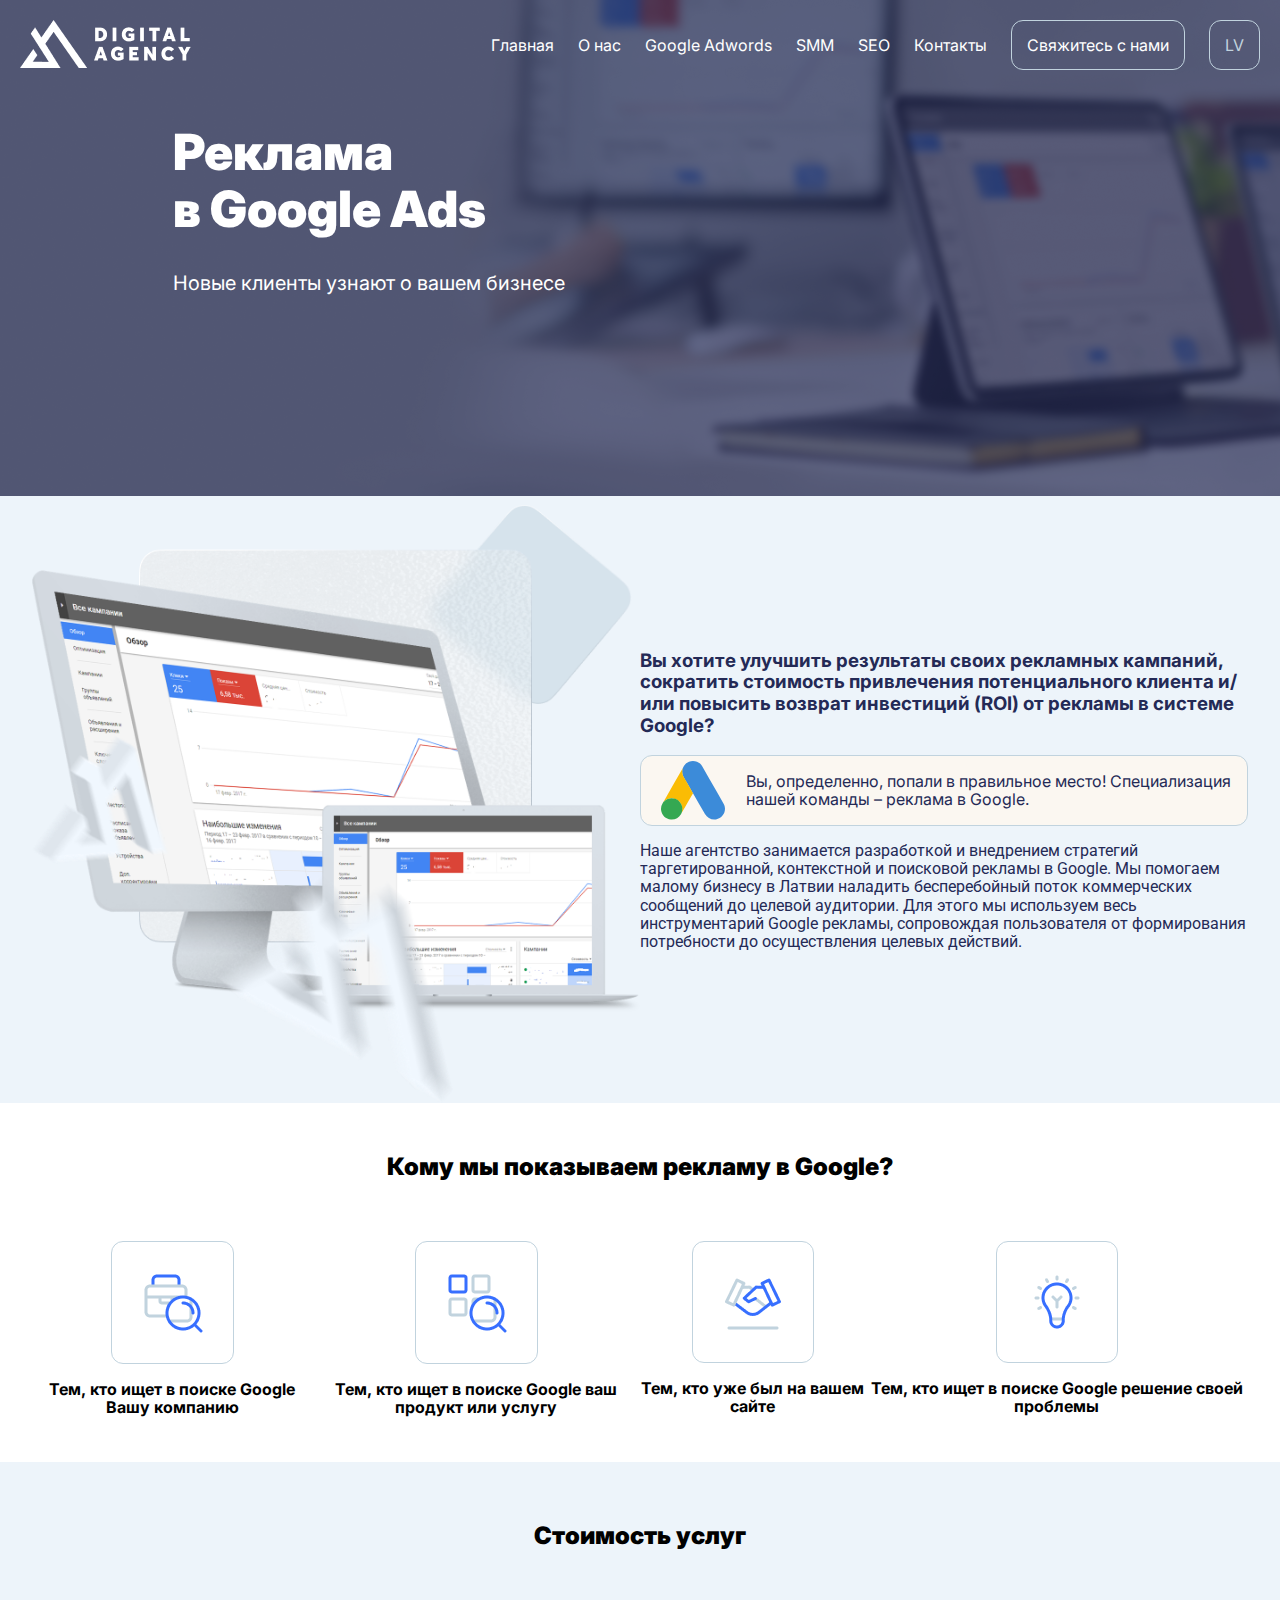
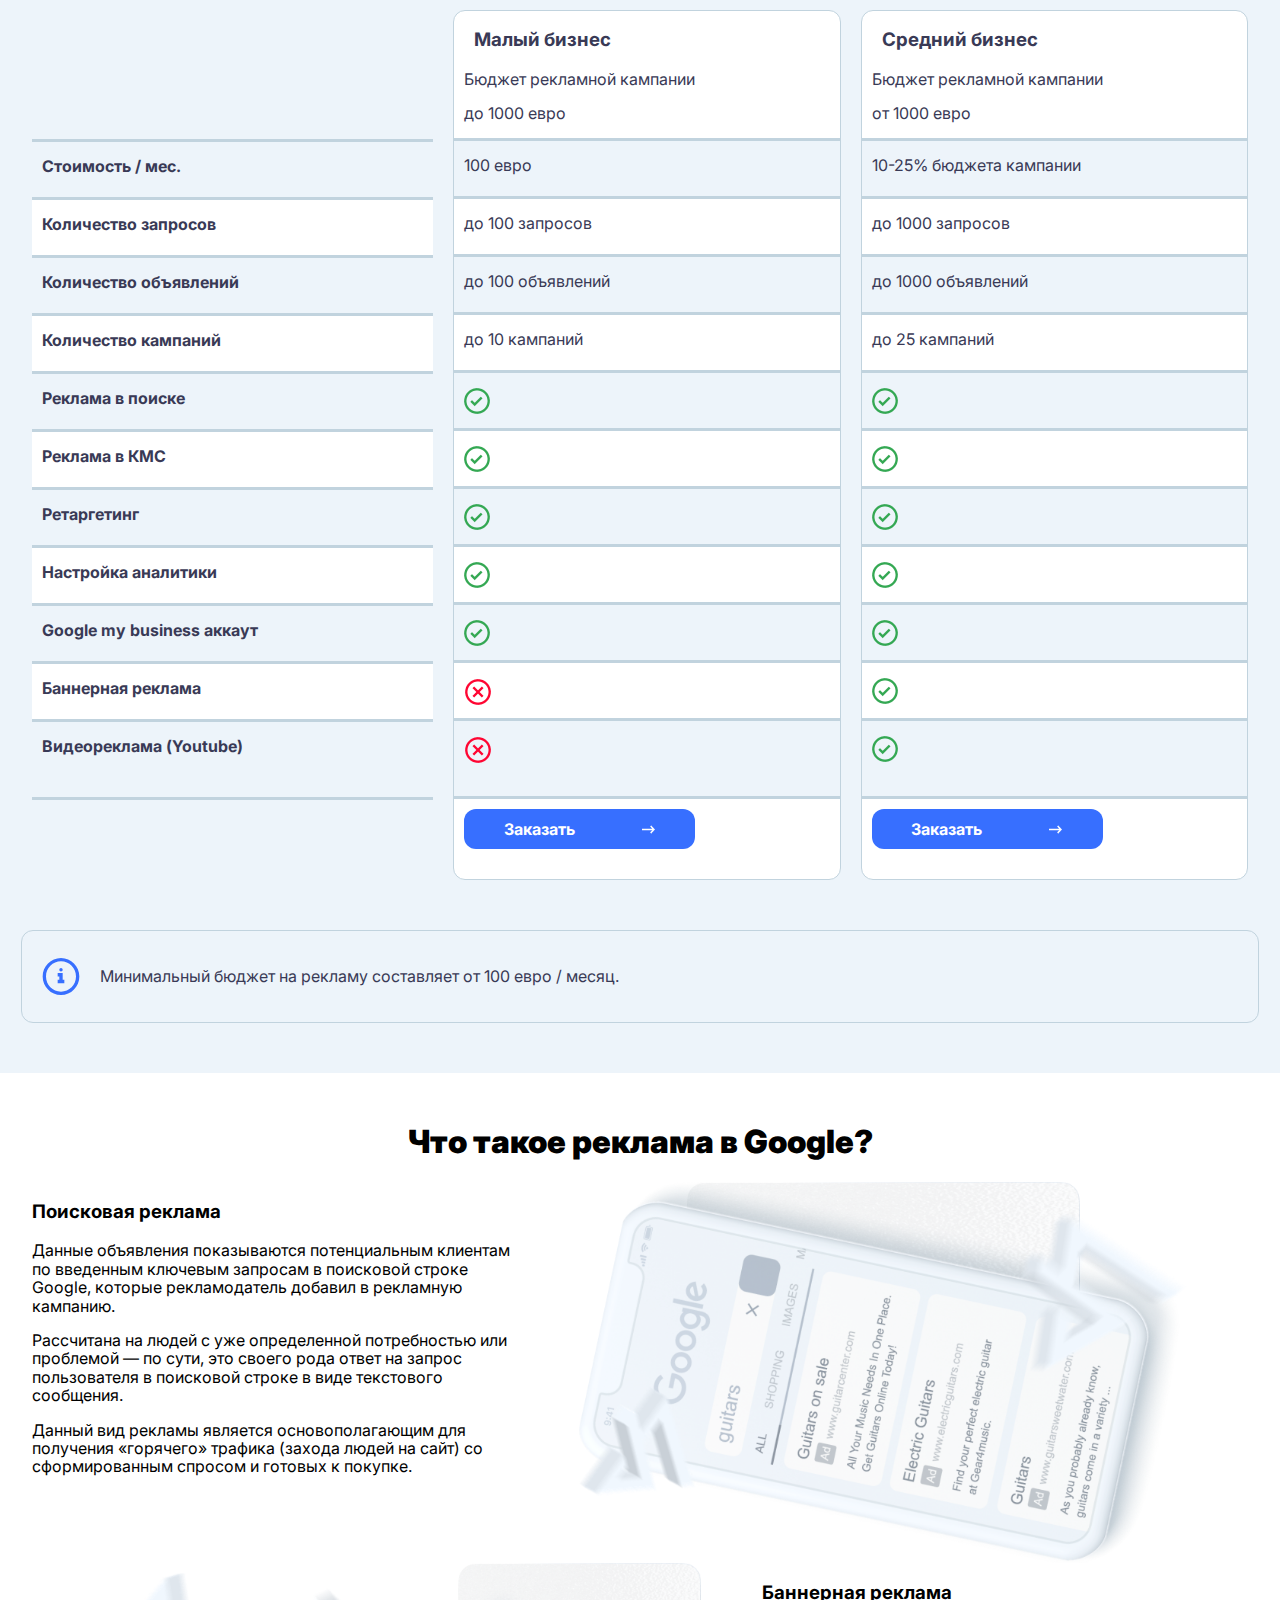
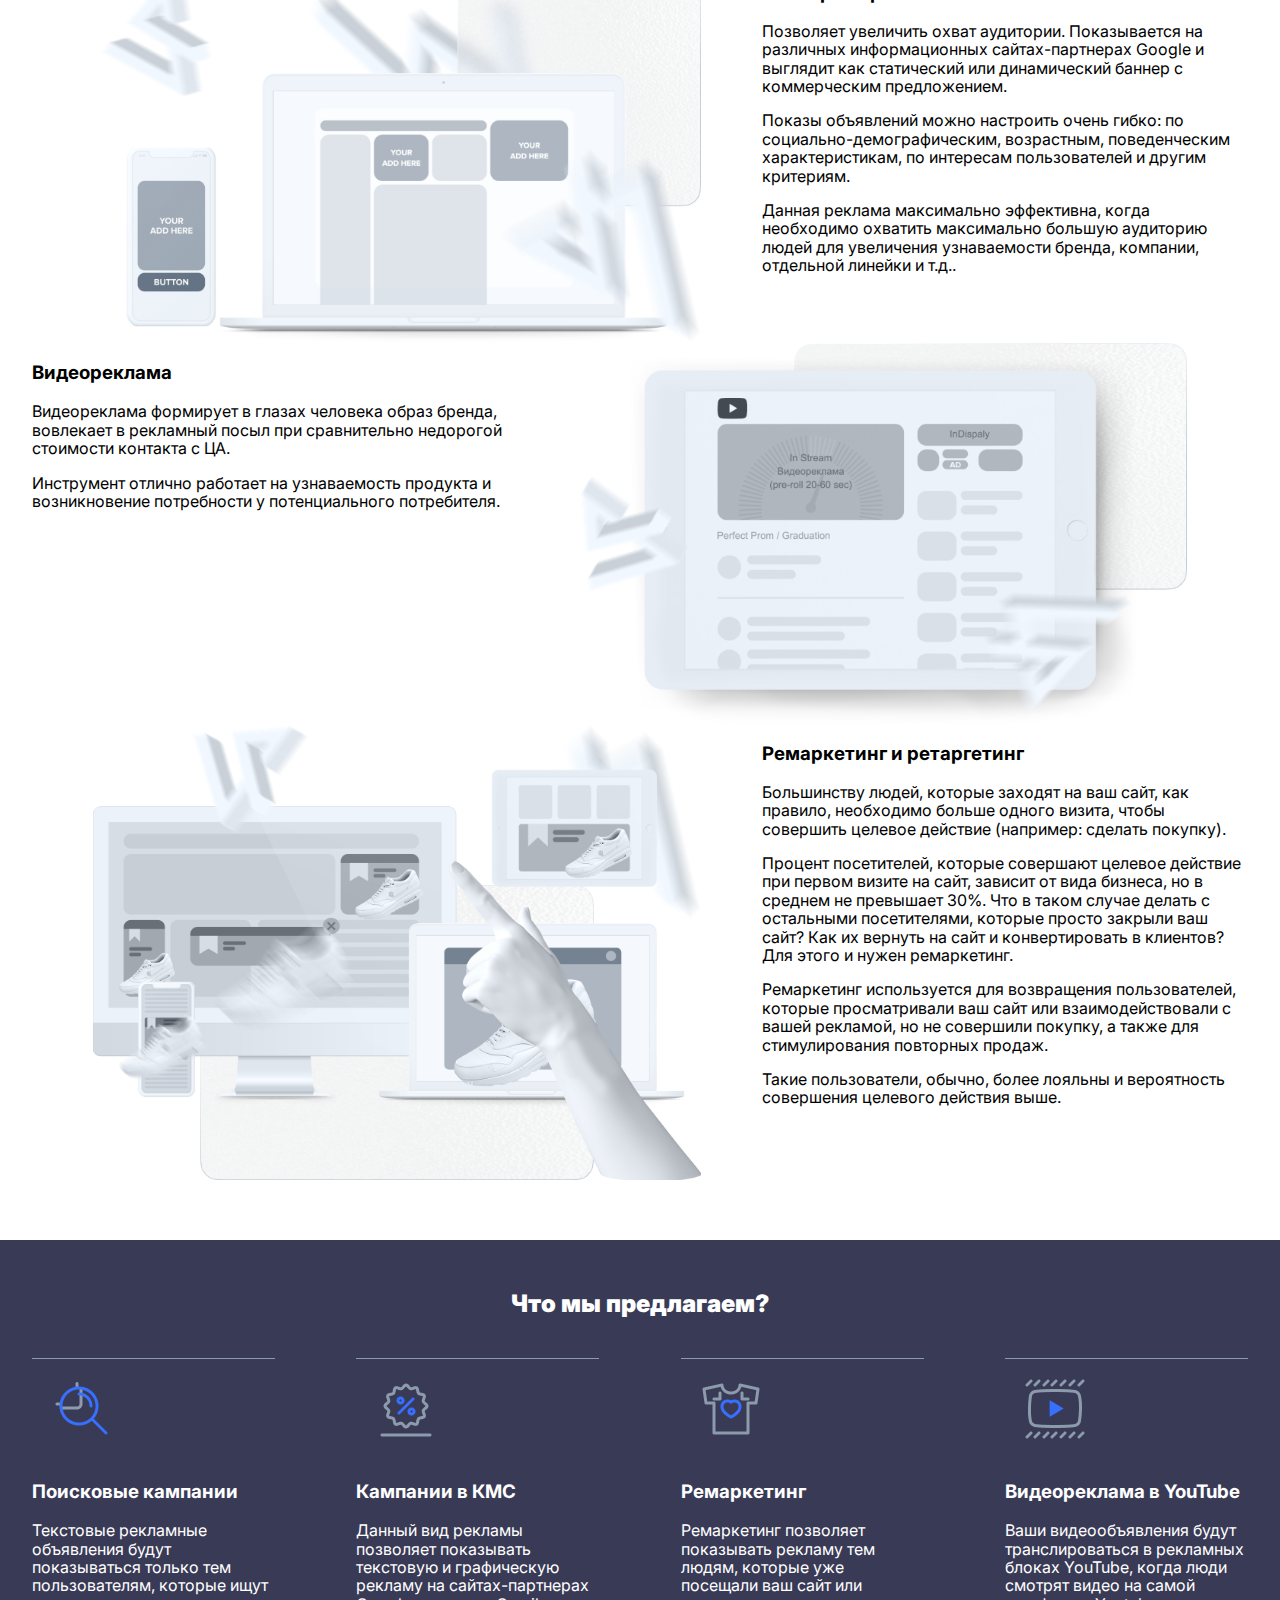
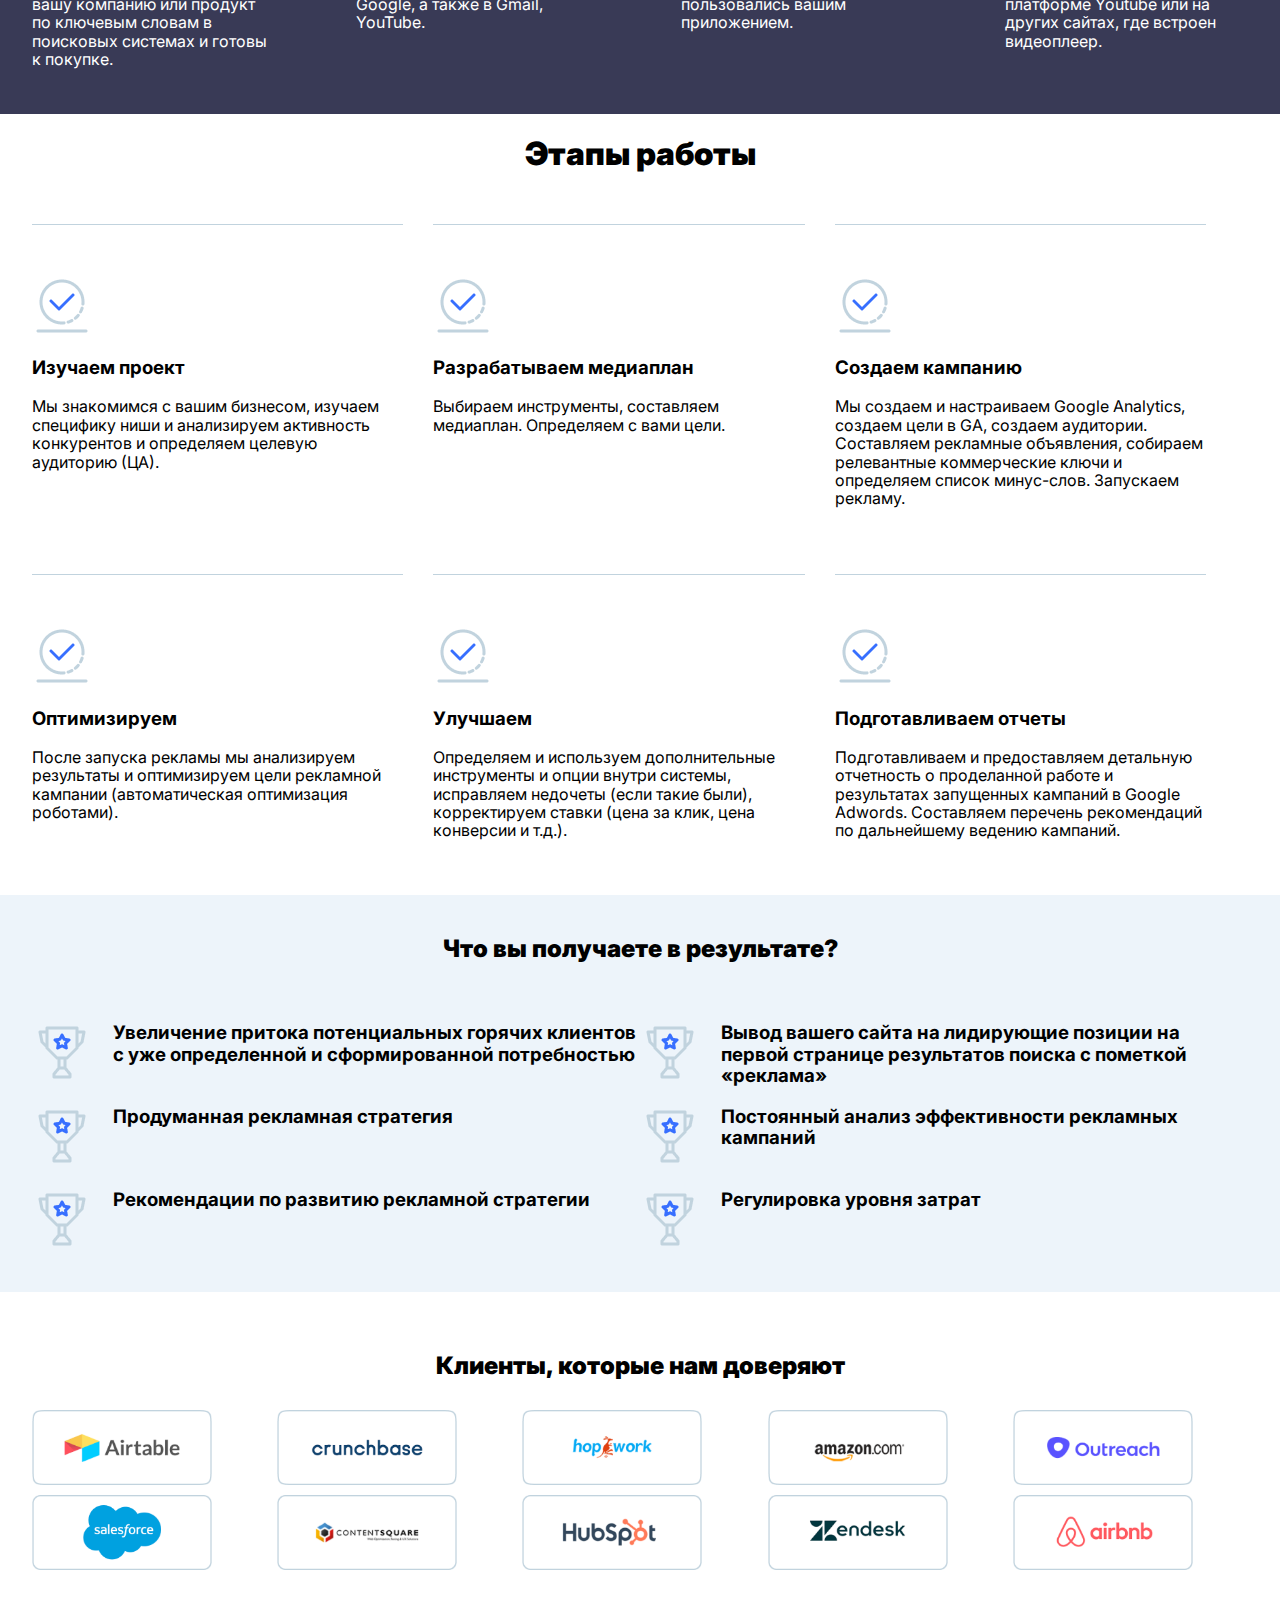
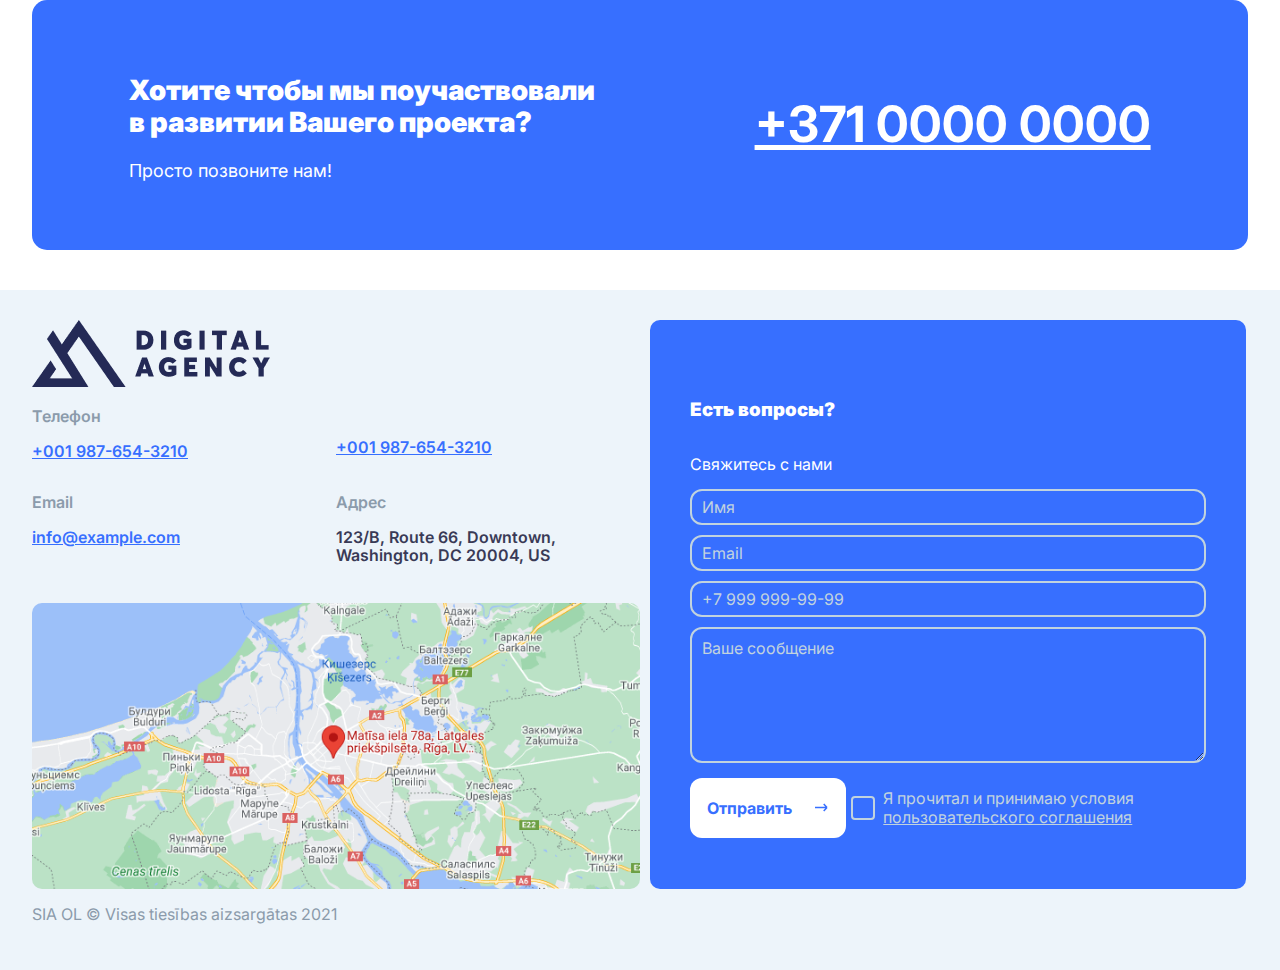
<file: index.html>
<!DOCTYPE html>
<html lang="en">

<head>
    <meta charset="UTF-8">
    <meta http-equiv="X-UA-Compatible" content="IE=edge">
    <meta name="viewport" content="width=device-width, initial-scale=1.0">
    <link rel="stylesheet" href="./assets/style/style.css">
    <link rel="stylesheet" href="/assets/style/normalize.css">
    <link rel="preconnect" href="https://fonts.googleapis.com">
    <link rel="preconnect" href="https://fonts.gstatic.com" crossorigin>
    <link
        href="https://fonts.googleapis.com/css2?family=IBM+Plex+Mono:wght@400;700&family=Inter:wght@400;500;600;700;900&family=Libre+Franklin:wght@100;400;700&family=Roboto&display=swap"
        rel="stylesheet">
    <link href="https://fonts.gåoogleapis.com/css2?family=Roboto&display=swap" rel="stylesheet">
    <title>Google Ads</title>
</head>
<body>
    <header class="header">
        <div class="header__nav-container">
            <picture class="header__logo">
                <source srcset="/assets/images/page2/logo.png" media="(min-width: 1024px)">
                <img src="/assets/images/page2/logo-black.png" alt="logo-black">
            </picture>
            <div class="header__nav">
                <a class="header__link" href="/index_6.html">Главная</a>
                <a class="header__link" href="/index_5.html">О нас</a>
                <a class="header__link" href="/index.html">Google Adwords</a>
                <a class="header__link" href="/index_2.html">SMM</a>
                <a class="header__link" href="/index_4.html">SEO</a>
                <a class="header__link" href="/index_3.html">Контакты</a>
                <button class="header__btn btn-blue">Свяжитесь с нами</button>
                <button class="header__btn header__btn-clr btn-grey">LV</button>
                <a class="header__nav-gamburger" href=#><img src="/assets/images/page2/burger-menu.png" alt="menu"></a>
            </div>
        </div>
        <div class="header__text">
            <div class="header__text-inner">
                <h1 class="header__h1">Реклама<br>
                    в Google Ads</h1>
                <p class="header__p">Новые клиенты узнают о вашем бизнесе</p>
            </div>
        </div>
    </header>
    <main>
        <!--Info-->
        <section class="info">
            <div class="info__container">
                <img class="info__img" src="/assets/images/page1/info.png" alt="img">
                <div>
                    <h3 class="info__header">Вы хотите улучшить результаты своих рекламных кампаний, сократить
                        стоимость
                        привлечения потенциального
                        клиента и/или повысить возврат инвестиций (ROI) от рекламы в системе Google?
                    </h3>
                    <div class="info__logo">
                        <img src="/assets/images/page1/infologo.svg" alt="logo" class="info__logo-img">
                        <p>Вы, определенно, попали в правильное место!
                            Специализация нашей команды – реклама в Google.</p>
                    </div>
                    <p class="info__text">Наше агентство занимается разработкой и внедрением стратегий
                        таргетированной,
                        контекстной и поисковой
                        рекламы в Google. Мы помогаем малому бизнесу в Латвии наладить бесперебойный поток
                        коммерческих
                        сообщений до целевой аудитории.
                        Для этого мы используем весь инструментарий Google рекламы, сопровождая пользователя от
                        формирования
                        потребности до осуществления целевых действий.</p>
                </div>
            </div>
        </section>
        <section class="clients">
            <div class="clients__container">
                <h2 class="clients__header h1">Кому мы показываем рекламу в Google?</h2>
                <div class="clients__icon">
                    <div class="clients__icon-for-mobile">
                        <div class="containericon">
                            <img src="/assets/images/page1/icon1.png" alt="icon" class="clients__icon-img icon">
                            <p class="clients__icon-text text">Тем, кто ищет в поиске Google Вашу компанию</p>
                        </div>
                        <div class="containericon">
                            <img src="/assets/images/page1/icon2.png" alt="icon" class="clients__icon-img icon">
                            <p class="clients__icon-text text">Тем, кто ищет в поиске Google ваш продукт или услугу
                            </p>
                        </div>
                    </div>
                    <div class="clients__icon-for-mobile clients__second-row-icon">
                        <div class="containericon">
                            <img src="/assets/images/page1/icon3.png" alt="icon" class="clients__icon-img icon">
                            <p class="clients__icon-text text">Тем, кто уже был на вашем сайте</p>
                        </div>
                        <div class="containericon">
                            <img src="/assets/images/page1/icon4.png" alt="icon" class="clients__icon-img icon">
                            <p class="clients__icon-text  text">Тем, кто ищет в поиске Google
                                решение своей проблемы</p>
                        </div>
                    </div>
                </div>
            </div>
        </section>
        <section class="price">
            <div class="price__container-main">
                <h2 class="price__header h1">Стоимость услуг</h2>

                <div class="price__container-tables">

                    <div class="price__container-table-first">
                        <p class="price__line">Стоимость / мес.</p>
                        <p class="price__line line-white">Количество запросов</p>
                        <p class="price__line">Количество объявлений</p>
                        <p class="price__line line-white">Количество кампаний</p>
                        <p class="price__line">Реклама в поиске</p>
                        <p class="price__line line-white">Реклама в КМС</p>
                        <p class="price__line">Ретаргетинг</p>
                        <p class="price__line line-white">Настройка аналитики</p>
                        <p class="price__line">Google my business аккаут</p>
                        <p class="price__line line-white">Баннерная реклама</p>
                        <p class="price__line bottom-line ">Видеореклама (Youtube)</p>
                    </div>
                    <div class="price__container-table-second price__container-table-second_not-for-mobile">
                        <div class="price__table-header">
                            <h3 class="price__table-header">Малый бизнес</h3>
                            <p>Бюджет рекламной кампании</p>
                            <p>до 1000 евро</p>
                        </div>
                        <p class="price__line line-blue">100 евро</p>
                        <p class="price__line">до 100 запросов</p>
                        <p class="price__line line-blue">до 100 объявлений</p>
                        <p class="price__line">до 10 кампаний</p>
                        <p class="price__line line-blue"><img src="/assets/images/page1/24/basic/icon.png" alt="icon">
                        </p>
                        <p class="price__line"><img src="/assets/images/page1/24/basic/icon.png" alt="icon">
                        </p>
                        <p class="price__line line-blue"><img src="/assets/images/page1/24/basic/icon.png" alt="icon">
                        </p>
                        <p class="price__line"><img src="/assets/images/page1/24/basic/icon.png" alt="icon">
                        </p>
                        <p class="price__line line-blue"><img src="/assets/images/page1/24/basic/icon.png" alt="icon">
                        </p>
                        <p class="price__line">
                            <img src="/assets/images/page1/24/basic/circle-x.png" alt="icon">
                        </p>
                        <p class="price__line bottom-line line-blue">
                            <img src="/assets/images/page1/24/basic/circle-x.png" alt="icon">
                        </p>
                        <button class="price__button">Заказать <img src="/assets/images/page1/price-vector.png"
                                alt="button"></button>
                    </div>
                    <div class="price__container-table-second price__container-table-second_not-for-mobile">
                        <div class="price__table-header">
                            <h3 class="price__table-header">Средний бизнес</h3>
                            <p>Бюджет рекламной кампании</p>
                            <p>от 1000 евро</p>
                        </div>
                        <p class="price__line line-blue">10-25% бюджета кампании</p>
                        <p class="price__line">до 1000 запросов</p>
                        <p class="price__line line-blue">до 1000 объявлений</p>
                        <p class="price__line">до 25 кампаний</p>
                        <p class="price__line line-blue"><img src="/assets/images/page1/24/basic/icon.png" alt="icon">
                        </p>
                        <p class="price__line"><img src="/assets/images/page1/24/basic/icon.png" alt="icon">
                        </p>
                        <p class="price__line line-blue"><img src="/assets/images/page1/24/basic/icon.png" alt="icon">
                        </p>
                        <p class="price__line"><img src="/assets/images/page1/24/basic/icon.png" alt="icon">
                        </p>
                        <p class="price__line line-blue"><img src="/assets/images/page1/24/basic/icon.png" alt="icon">
                        </p>
                        <p class="price__line"><img src="/assets/images/page1/24/basic/icon.png" alt="icon">
                        </p>
                        <p class="price__line bottom-line line-blue"><img src="/assets/images/page1/24/basic/icon.png"
                                alt="icon">
                        </p>
                        <button class="price__button">Заказать <img
                                src="/assets/images/page1/price-vector.png"></button>
                    </div>
                    <div class="price__container-table-second price__container-table-second_for-mobile">
                        <div class="price__table-header">
                            <h3 class="price__table-header">Малый бизнес</h3>
                            <p>Бюджет рекламной кампании</p>
                            <p>до 1000 евро</p>
                        </div>
                        <p class="price__line line-blue">100 евро</p>
                        <p class="price__line">до 100 запросов</p>
                        <p class="price__line line-blue">до 100 объявлений</p>
                        <p class="price__line">до 10 кампаний</p>
                        <p class="price__line line-blue">Реклама в поиске<img
                                src="/assets/images/page1/24/basic/icon.png" alt="icon" class="price__icon-table">
                        </p>
                        <p class="price__line">Реклама в КМС<img src="/assets/images/page1/24/basic/icon.png" alt="icon"
                                class="price__icon-table">
                        </p>
                        <p class="price__line line-blue">Ретаргетинг<img src="/assets/images/page1/24/basic/icon.png"
                                alt="icon" class="price__icon-table">
                        </p>
                        <p class="price__line">Настройка аналитики<img src="/assets/images/page1/24/basic/icon.png"
                                alt="icon" class="price__icon-table">
                        </p>
                        <p class="price__line line-blue">Google my business аккаунт<img
                                src="/assets/images/page1/24/basic/icon.png" alt="icon" class="price__icon-table">
                        </p>
                        <p class="price__line">Баннерная реклама
                            <img src="/assets/images/page1/24/basic/circle-x.png" alt="icon" class="price__icon-table">
                        </p>
                        <p class="price__line bottom-line line-blue">Видеореклама (YouTube)
                            <img src="/assets/images/page1/24/basic/circle-x.png" alt="icon" class="price__icon-table">
                        </p>
                        <button class="price__button">Заказать <img src="/assets/images/page1/price-vector.png"
                                class="price__bottom-icon" alt="icon"></button>
                    </div>
                    <div class="price__container-table-second price__container-table-second_for-mobile">
                        <div class="price__table-header">
                            <h3 class="price__table-header">Средний бизнес</h3>
                            <p>Бюджет рекламной кампании</p>
                            <p>от 1000 евро</p>
                        </div>
                        <p class="price__line line-blue">10-25% бюджета кампании</p>
                        <p class="price__line">до 1000 запросов</p>
                        <p class="price__line line-blue">до 1000 объявлений</p>
                        <p class="price__line">до 25 кампаний</p>
                        <p class="price__line line-blue">Реклама в поиске<img
                                src="/assets/images/page1/24/basic/icon.png" alt="icon" class="price__icon-table">
                        </p>
                        <p class="price__line">Реклама в КМС<img src="/assets/images/page1/24/basic/icon.png"
                                alt="icon-table" class="price__icon-table">
                        </p>
                        <p class="price__line line-blue">Ретаргетинг<img src="/assets/images/page1/24/basic/icon.png"
                                alt="icon" class="price__icon-table">
                        </p>
                        <p class="price__line">Настройка аналитики<img src="/assets/images/page1/24/basic/icon.png"
                                alt="icon" class="price__icon-table">
                        </p>
                        <p class="price__line line-blue">Google my business аккаунт<img
                                src="/assets/images/page1/24/basic/icon.png" alt="icon" class="price__icon-table">
                        </p>
                        <p class="price__line">Баннерная реклама<img src="/assets/images/page1/24/basic/icon.png"
                                alt="icon" class="price__icon-table">
                        </p>
                        <p class="price__line bottom-line line-blue">Видеореклама (Youtube)<img
                                src="/assets/images/page1/24/basic/icon.png" alt="icon" class="price__icon-table">
                        </p>
                        <button class="price__button">Заказать <img src="/assets/images/page1/price-vector.png"
                                class="price__bottom-icon" alt="icon"></button>
                    </div>
                </div>
                <div class="price-text">
                    <img src="/assets/images/page1/24/notifications/icon.svg" alt="icon" class="price__icon">
                    <p>Минимальный бюджет на рекламу составляет от 100 евро / месяц.</p>
                </div>
            </div>
        </section>
        <section class="about-ads">
            <h1 class="about-ads__header h1">Что такое реклама в Google?</h1>
            <div class="about-ads__cards">
                <div class="about-ads__card about-ads__card_reverse">
                    <div class="about-adds__text">
                        <h3 class="about-adds__header3 h3">Поисковая реклама
                        </h3>
                        <p>Данные объявления показываются потенциальным клиентам по введенным ключевым запросам в
                            поисковой
                            строке Google, которые рекламодатель добавил в рекламную кампанию.</p>
                        <p>Рассчитана на людей с уже определенной потребностью или проблемой — по сути, это своего
                            рода
                            ответ
                            на запрос пользователя в поисковой строке в виде текстового сообщения.</p>
                        <p>Данный вид рекламы является основополагающим для получения «горячего» трафика (захода
                            людей
                            на сайт)
                            со сформированным спросом и готовых к покупке.</p>
                    </div>
                    <img src="/assets/images/page1/about-ads1.png" alt="img" class="about-ads__img">
                </div>
                <div class="about-ads__card">
                    <img src="/assets/images/page1/about-ads2.png" alt="img" class="about-ads__img">
                    <div class="about-adds__text">
                        <h3 class="about-adds__header3 h3">Баннерная реклама
                        </h3>
                        <p>Позволяет увеличить охват аудитории. Показывается на различных информационных
                            сайтах-партнерах
                            Google и выглядит как статический или динамический баннер с коммерческим предложением.
                        </p>
                        <p>Показы объявлений можно настроить очень гибко: по социально-демографическим, возрастным,
                            поведенческим характеристикам, по интересам пользователей и другим критериям.</p>
                        <p>Данная реклама максимально эффективна, когда необходимо охватить максимально большую
                            аудиторию людей
                            для увеличения узнаваемости бренда, компании, отдельной линейки и т.д..</p>
                    </div>
                </div>
                <div class="about-ads__card about-ads__card_reverse">
                    <div class="about-adds__text">
                        <h3 class=" about-adds__header3 h3">Видеореклама
                        </h3>
                        <p>Видеореклама формирует в глазах человека образ бренда, вовлекает в рекламный посыл при
                            сравнительно
                            недорогой стоимости контакта с ЦА.</p>
                        <p>Инструмент отлично работает на узнаваемость продукта и возникновение потребности у
                            потенциального
                            потребителя.</p>
                    </div>
                    <img src="/assets/images/page1/about-ads3.png" alt="img" class="about-ads__img">
                </div>
                <div class="about-ads__card">
                    <img src="/assets/images/page1/about-ads4.png" alt="img" class="about-ads__img">
                    <div class="about-adds__text">
                        <h3 class="about-adds__header3 h3">Ремаркетинг и ретаргетинг
                        </h3>
                        <p>Большинству людей, которые заходят на ваш сайт, как правило, необходимо больше одного
                            визита,
                            чтобы совершить целевое действие (например: сделать покупку).</p>
                        <p>Процент посетителей, которые совершают целевое действие при первом визите на сайт,
                            зависит от
                            вида бизнеса, но в среднем не превышает 30%. Что в таком случае делать с остальными
                            посетителями, которые просто закрыли ваш сайт? Как их вернуть на сайт и конвертировать в
                            клиентов? Для этого и нужен ремаркетинг.</p>
                        <p>Ремаркетинг используется для возвращения пользователей, которые просматривали ваш сайт
                            или
                            взаимодействовали с вашей рекламой, но не совершили покупку, а также для стимулирования
                            повторных продаж.</p>
                        <p>Такие пользователи, обычно, более лояльны и вероятность совершения целевого действия
                            выше.
                        </p>
                    </div>
                </div>
            </div>
        </section>
        <section class="main-offer">
            <div class="main-offer__container">
                <h2 class="main-offer__header h1">Что мы предлагаем?</h2>
                <div class="main-offer__inner-container">
                    <div class="main-offer__small-container">
                        <img src="/assets/images/page1/offer-icon1.png" alt="icon" class="main-offer__icon">
                        <h3 class="main-offer__header3 h3">Поисковые кампании</h3>
                        <p>Текстовые рекламные объявления будут показываться только тем пользователям, которые ищут
                            вашу компанию или продукт по ключевым словам в поисковых системах и готовы к покупке.
                        </p>
                    </div>
                    <div class="main-offer__small-container">
                        <img src="/assets/images/page1/offer-icon2.png" alt="icon" class="main-offer__icon">
                        <h3 class="main-offer__header3 h3">Кампании в КМС</h3>
                        <p>Данный вид рекламы позволяет показывать текстовую и графическую рекламу на
                            сайтах-партнерах Google, а также в Gmail, YouTube.</p>
                    </div>
                    <div class="main-offer__small-container">
                        <img src="/assets/images/page1/offer-icon3.png" alt="icon" class="main-offer__icon">
                        <h3 class="main-offer__header3 h3">Ремаркетинг</h3>
                        <p>Ремаркетинг позволяет показывать рекламу тем людям, которые уже посещали ваш сайт или
                            пользовались вашим приложением.</p>
                    </div>
                    <div class="main-offer__small-container">
                        <img src="/assets/images/page1/offer-icon4.png" alt="icon" class="main-offer__icon">
                        <h3 class="main-offer__header3 h3">Видеореклама
                            в YouTube
                        </h3>
                        <p>Ваши видеообъявления будут транслироваться в рекламных блоках YouTube, когда люди смотрят
                            видео на самой платформе Youtube или на других сайтах, где встроен видеоплеер.</p>
                    </div>
                </div>
            </div>
        </section>
        <section class="main-punkts">
            <h1 class="main-punkts__header h1">Этапы работы</h1>
            <div class="main-punkts__container">
                <div class="main-punkts__inner-container">
                    <img src="/assets/images/page1/punkts-icon.png" alt="icon">
                    <h3>Изучаем проект
                    </h3>
                    <p>Мы знакомимся с вашим бизнесом, изучаем специфику ниши и анализируем активность конкурентов и
                        определяем целевую аудиторию (ЦА).</p>
                </div>
                <div class="main-punkts__inner-container main-punkts__inner-container_second">
                    <img src="/assets/images/page1/punkts-icon.png" alt="icon">
                    <h3>Разрабатываем медиаплан
                    </h3>
                    <p>Выбираем инструменты, составляем медиаплан. Определяем с вами цели.</p>
                </div>
                <div class="main-punkts__inner-container">
                    <img src="/assets/images/page1/punkts-icon.png" alt="icon">
                    <h3>Создаем кампанию
                    </h3>
                    <p>Мы создаем и настраиваем Google Analytics, создаем цели в GA, создаем аудитории. Составляем
                        рекламные объявления, собираем релевантные коммерческие ключи и определяем список
                        минус-слов. Запускаем рекламу.</p>
                </div>
                <div class="main-punkts__inner-container">
                    <img src="/assets/images/page1/punkts-icon.png" alt="icon">
                    <h3>Оптимизируем
                    </h3>
                    <p>После запуска рекламы мы анализируем результаты и оптимизируем цели рекламной кампании
                        (автоматическая оптимизация роботами).</p>
                </div>
                <div class="main-punkts__inner-container">
                    <img src="/assets/images/page1/punkts-icon.png" alt="icon">
                    <h3>Улучшаем
                    </h3>
                    <p>Определяем и используем дополнительные инструменты и опции внутри системы, исправляем
                        недочеты (если такие были), корректируем ставки (цена за клик, цена конверсии и т.д.).</p>
                </div>
                <div class="main-punkts__inner-container">
                    <img src="/assets/images/page1/punkts-icon.png" alt="icon">
                    <h3>Подготавливаем отчеты
                    </h3>
                    <p>Подготавливаем и предоставляем детальную отчетность о проделанной работе и результатах
                        запущенных кампаний в Google Adwords. Составляем перечень рекомендаций по дальнейшему
                        ведению кампаний.</p>
                </div>
            </div>
        </section>
        <section class="main-result">
            <h2 class="main-result__header h1">Что вы получаете в результате?</h2>
            <div class="main-result__container">
                <div class="main-result__icon-container">
                    <img src="/assets/images/page1/results-icon.png" alt="icon" class="main-result__icon">
                    <h3 class="main-result__h3 h3">Увеличение притока потенциальных горячих клиентов с уже
                        определенной
                        и
                        сформированной
                        потребностью</h3>
                </div>
                <div class="main-result__icon-container">
                    <img src="/assets/images/page1/results-icon.png" alt="icon" class="main-result__icon">
                    <h3 class="main-result__h3 h3">Вывод вашего сайта на лидирующие позиции на первой странице
                        результатов
                        поиска с
                        пометкой
                        «реклама»</h3>
                </div>
                <div class="main-result__icon-container">
                    <img src="/assets/images/page1/results-icon.png" alt="icon" class="main-result__icon">
                    <h3 class="main-result__h3 h3">Продуманная рекламная стратегия</h3>
                </div>
                <div class="main-result__icon-container">
                    <img src="/assets/images/page1/results-icon.png" alt="icon" class="main-result__icon">
                    <h3 class="main-result__h3 h3">Постоянный анализ эффективности рекламных кампаний</h3>
                </div>
                <div class="main-result__icon-container">
                    <img src="/assets/images/page1/results-icon.png" alt="icon" class="main-result__icon">
                    <h3 class="main-result__h3 h3">Рекомендации по развитию рекламной стратегии</h3>
                </div>
                <div class="main-result__icon-container">
                    <img src="/assets/images/page1/results-icon.png" alt="icon" class="main-result__icon">
                    <h3 class="main-result__h3 h3 main-result__h3_last ">Регулировка уровня затрат</h3>
                </div>
            </div>
        </section>
        <section class="main-trust">
            <div class="main-trust__container">
                <h2 class="main-trust__h2 h2-bold-900 h1">Клиенты, которые нам доверяют​</h2>
                <div class="main-trust__images">
                    <img src="/assets/images/page2/clients_trust_1.png" alt="clients_trust_1">
                    <img src="/assets/images/page2/clients_trust_2.png" alt="clients_trust_2">
                    <img src="/assets/images/page2/clients_trust_3.png" alt="clients_trust_3">
                    <img src="/assets/images/page2/clients_trust_4.png" alt="clients_trust_4">
                    <img src="/assets/images/page2/clients_trust_5.png" alt="clients_trust_5">
                    <img src="/assets/images/page2/clients_trust_6.png" alt="clients_trust_6">
                    <img src="/assets/images/page2/clients_trust_7.png" alt="clients_trust_7">
                    <img src="/assets/images/page2/clients_trust_8.png" alt="clients_trust_8">
                    <img src="/assets/images/page2/clients_trust_9.png" alt="clients_trust_9" class="main-trust__img9">
                    <img src="/assets/images/page2/clients_trust_10.png" alt="clients_trust_10">
                </div>
                <div class="main-trust__telephon-container">
                    <div class="main-trust__telephon-text">
                        <h2 class="main-trust__h2-white">Хотите чтобы мы поучаствовали в развитии Вашего проекта?
                        </h2>
                        <p class="main-trust__p">Просто позвоните нам!</p>
                    </div>
                    <div class="main-trust__telephon">+371 0000 0000</div>
                </div>
            </div>
        </section>
    </main>
    <footer class="footer">
        <div class="footer__container">
            <div class="footer__inner-container">
                <div class="footer__container-left">
                    <div class="footer__inner-container-left">
                        <img src="/assets/images/page1/footer-logo.png" alt="logo" class="footer__logo">
                        <div class="footer__innercontainer">
                            <div class="footer__text">
                                <p class="footer__text-grey">Телефон</p>
                                <a href="#" class="footer__text-blue">+001 987-654-3210</a>
                            </div>
                            <div class="footer__text text-blue">
                                <a href="#" class="footer__text-blue ">+001 987-654-3210</a>
                            </div>
                            <div class="footer__text">
                                <p class="footer__text-grey">Email</p>
                                <a href="#" class="footer__text-blue">info@example.com</a>
                            </div>
                            <div class="footer__text">
                                <p class="footer__text-grey">Адрес</p>
                                <p class="footer__text-dark">123/B, Route 66, Downtown, Washington, DC 20004, US
                                </p>
                            </div>
                        </div>
                    </div>
                    <img src="/assets/images/page1/footer-map.png" alt="map" class="footer__img">
                </div>
                <div class="footer__form">
                    <h3 class="footer__header">Есть вопросы?</h3>
                    <p class="footer__form-text">Свяжитесь с нами</p>
                    <div class="footer__div-for-input"> <input type="text" name="name" value="Имя"
                            class="footer__input">
                    </div>
                    <div class="footer__div-for-input"><input type="email" name="email" value="Email"
                            class="footer__input">
                    </div>
                    <div class="footer__div-for-input"><input type="tel" name="phone" value="+7 999 999-99-99"
                            class="footer__input"></div>
                    <div class="footer__div-for-input"><textarea name="text"
                            class="footer__input footer__input_big">Ваше сообщение</textarea>
                    </div>
                    <div class="footer__container-for-button">
                        <button class="footer__button">Отправить<img src="/assets/images/page1/footer-vector.svg"
                                alt="button" class="fotter__img-button"></button>
                        <div class="footer__container-chekbox">
                            <input type="checkbox" class="footer__checkbox-button" id="checkbox" name="checkbox"
                                value="yes">
                            <label for="checkbox" class="label"></label>
                            <div class="footer__checkobox">Я прочитал и принимаю условия <a href="#"
                                    class="footer__link">пользовательского
                                    соглашения</a></div>
                        </div>
                    </div>
                </div>
            </div>
            <div class="footer__div-for-text-bottom">
                <p class="footer__text-bottom">SIA OL © Visas tiesības aizsargātas 2021</p>
            </div>
        </div>
    </footer>
</body>
</html>
</file>
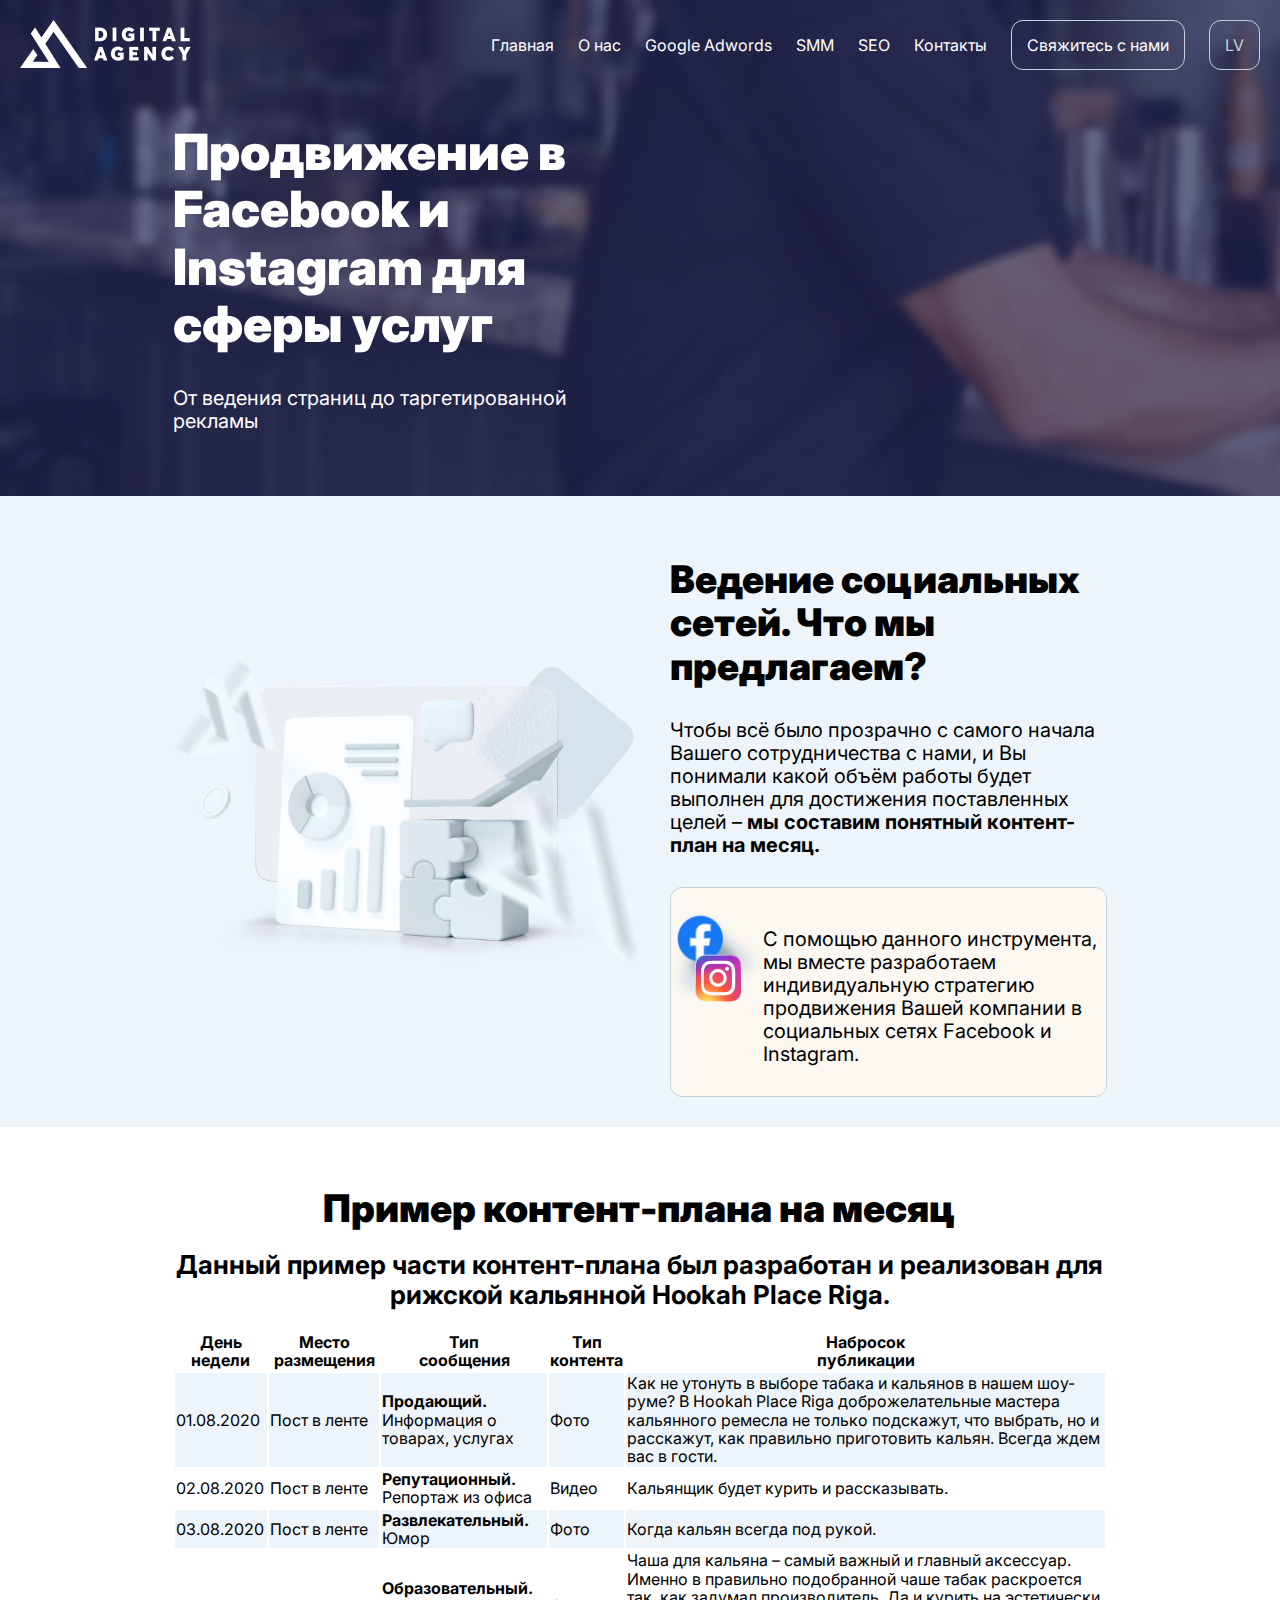
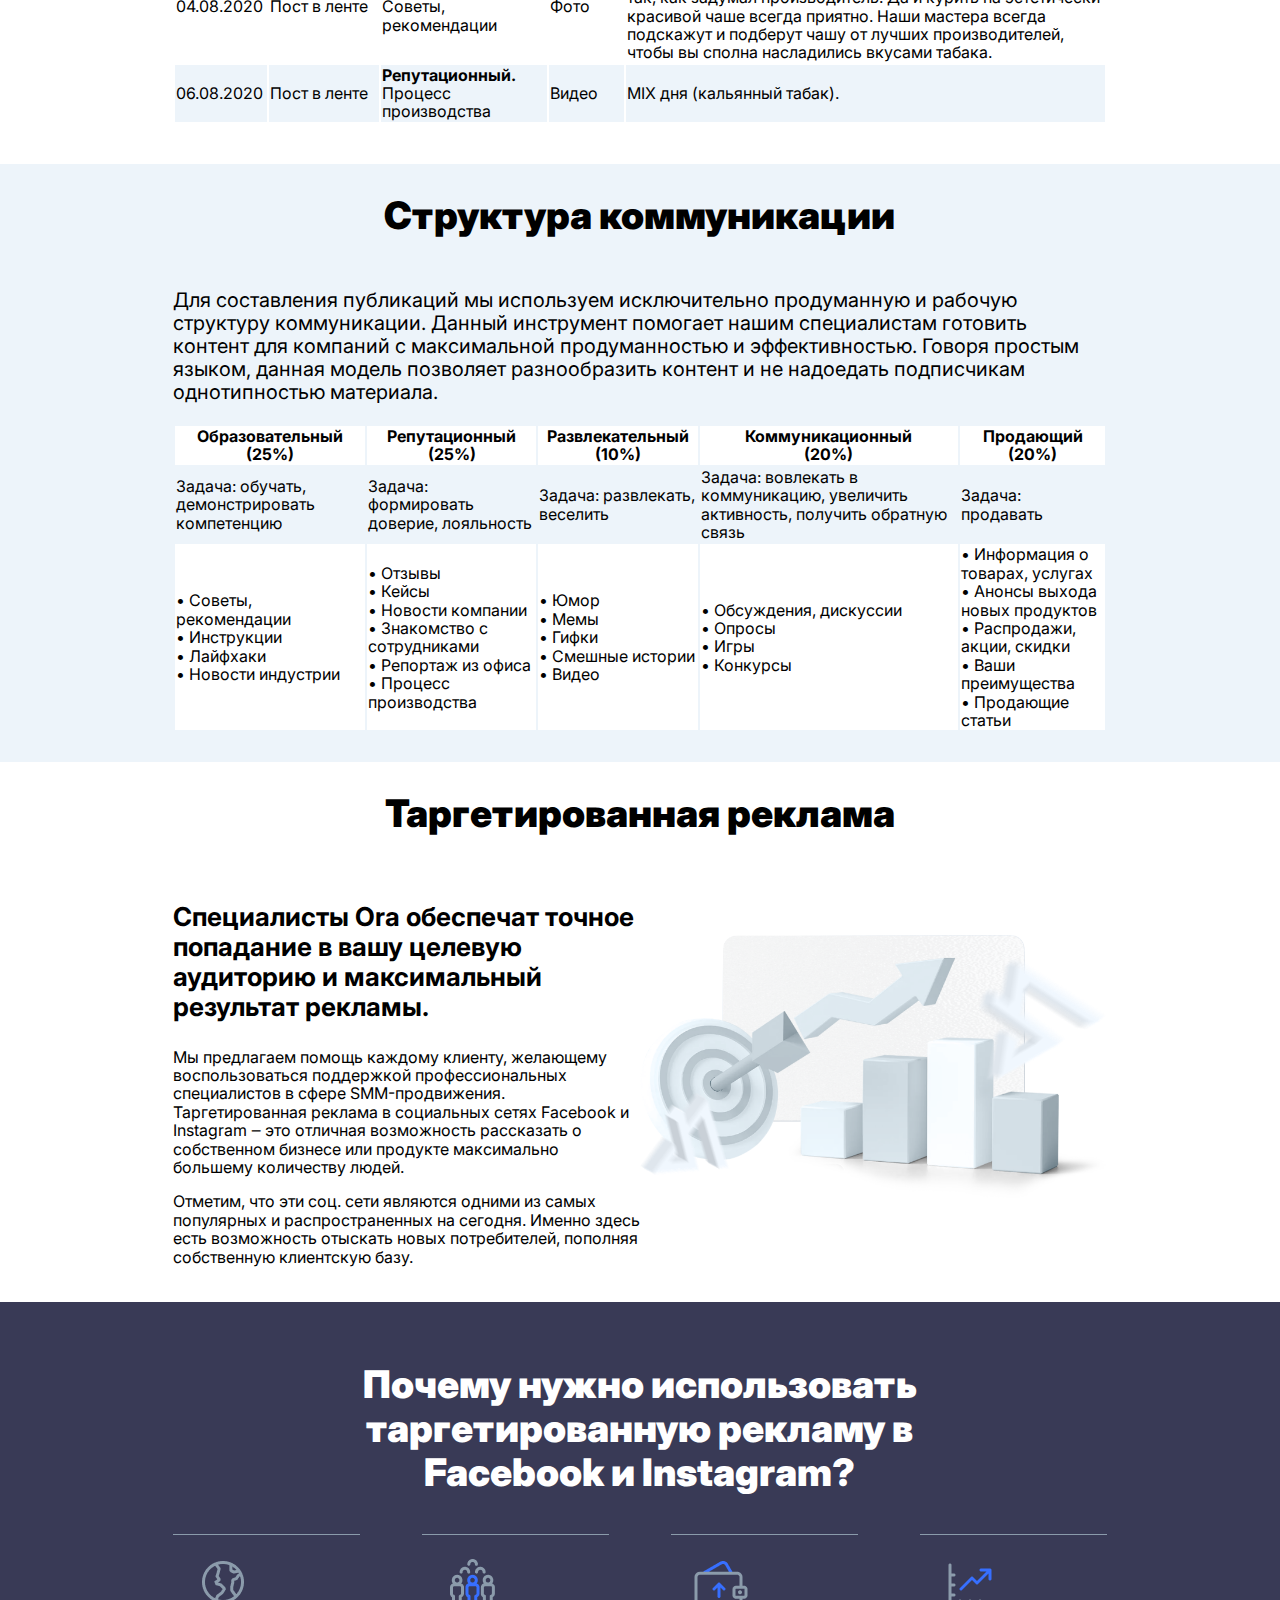
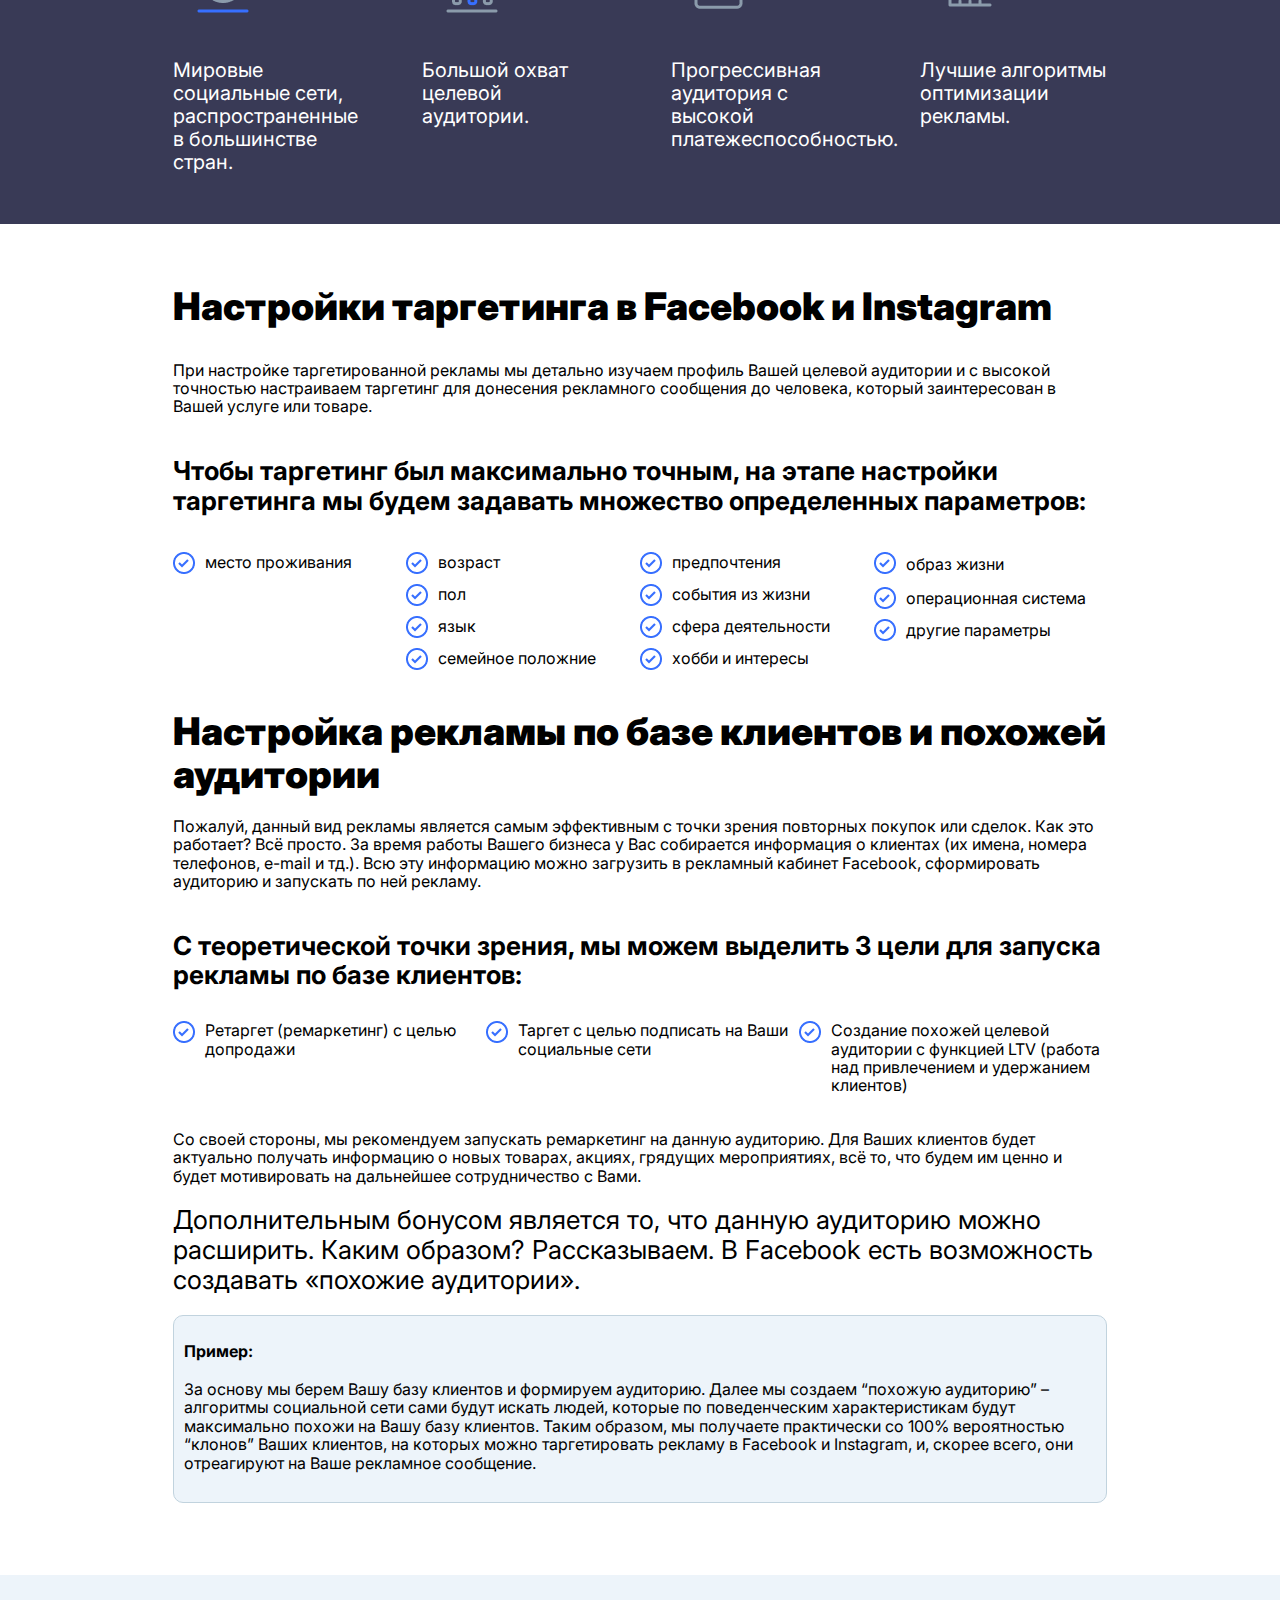
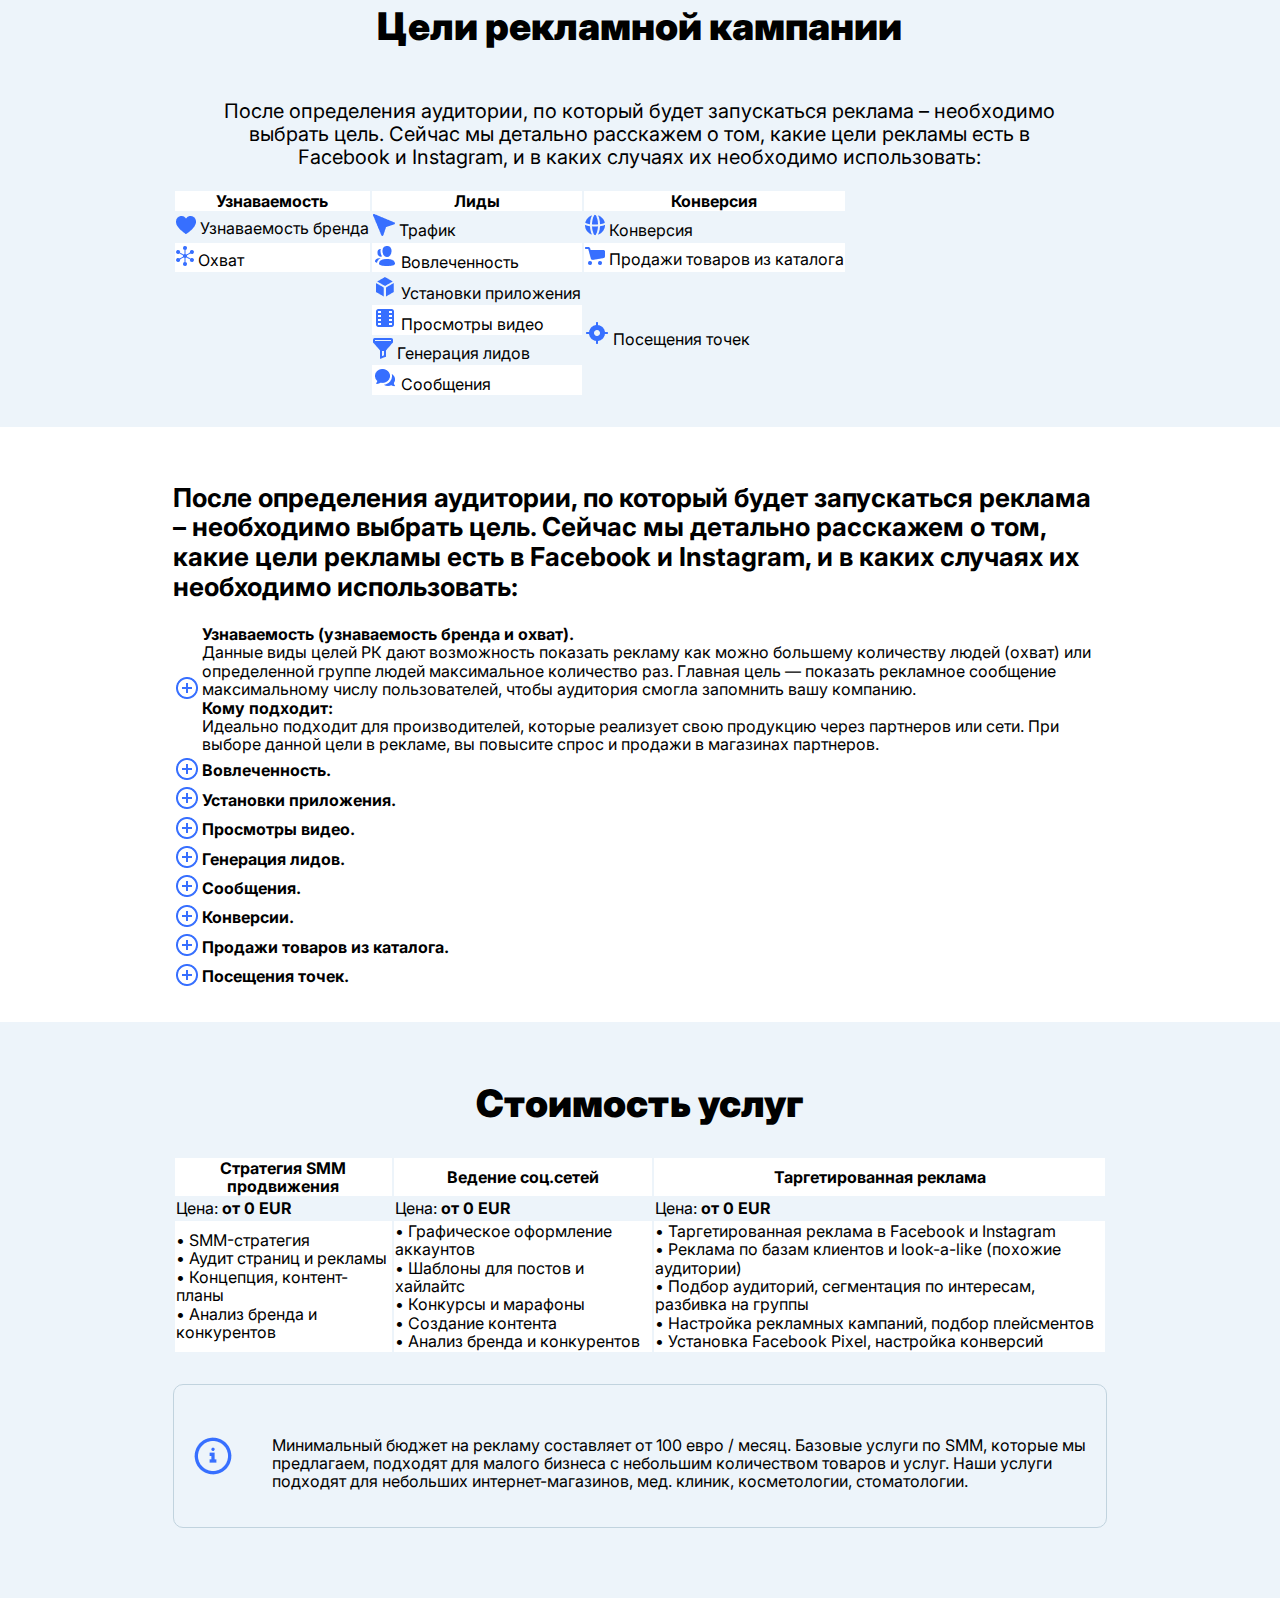
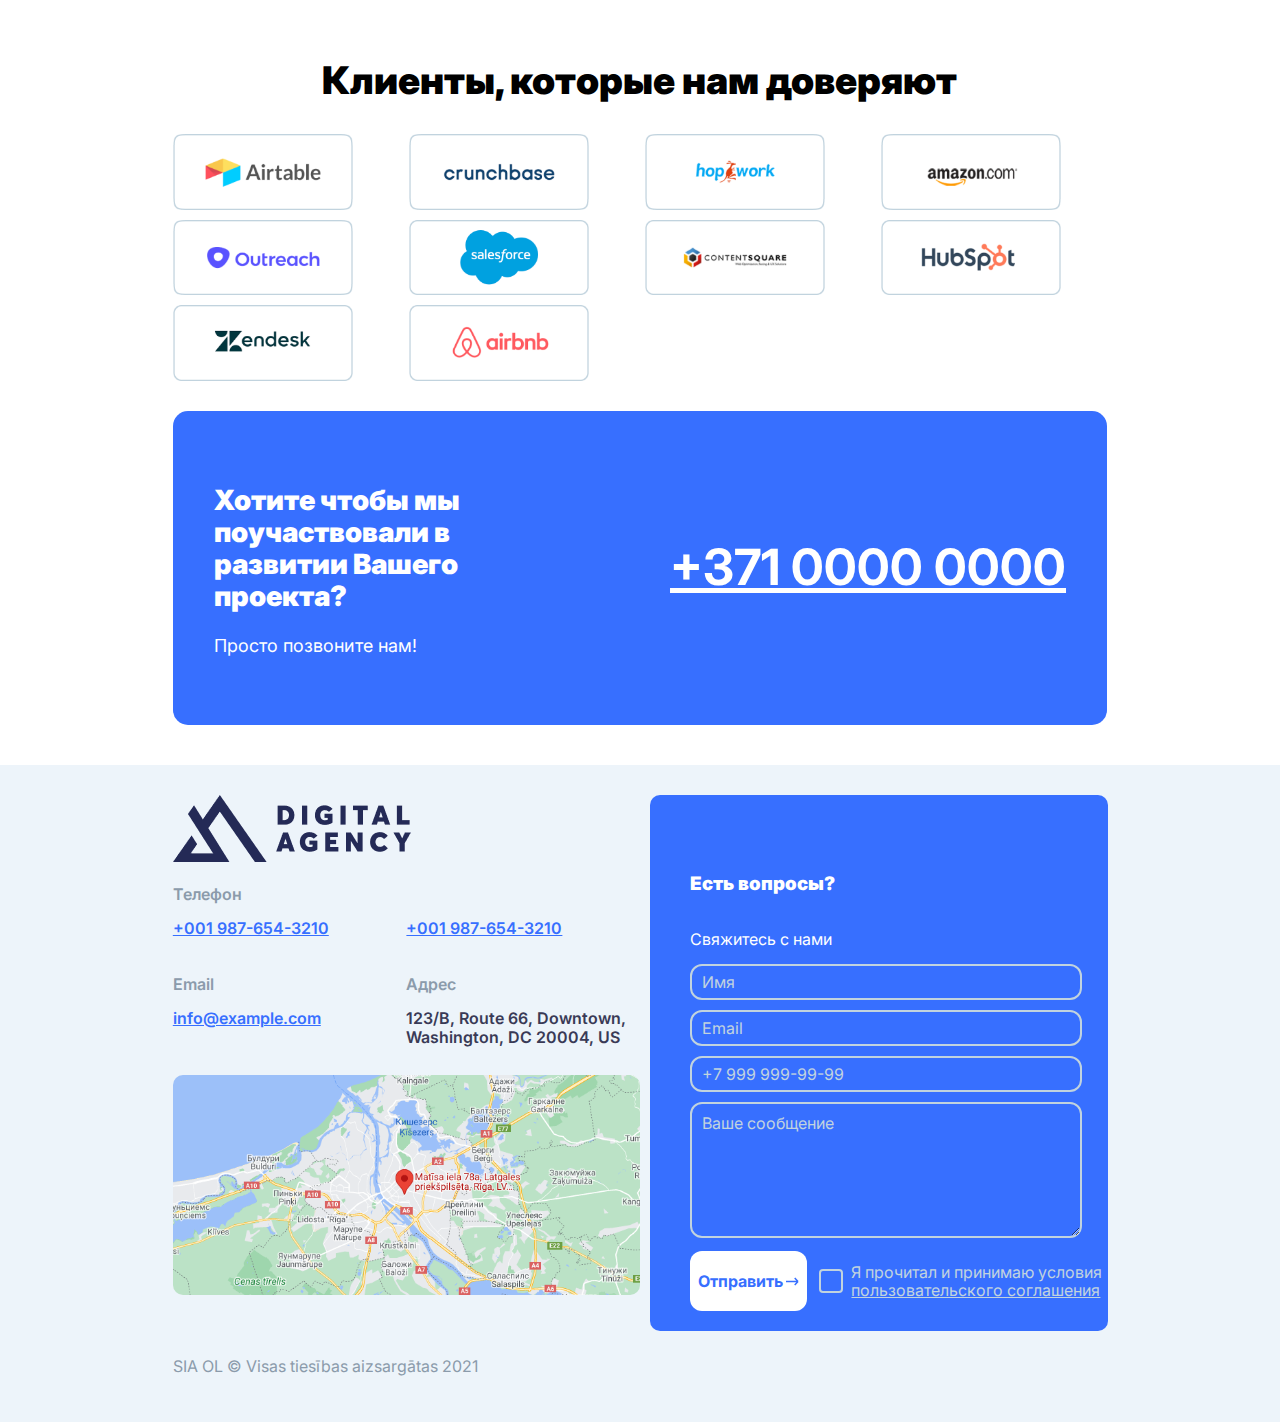
<file: index_2.html>
<!DOCTYPE html>
<html lang="ru">

<head>
    <meta charset="UTF-8">
    <meta http-equiv="X-UA-Compatible" content="IE=edge">
    <meta name="viewport" content="width=device-width, initial-scale=1.0">
    <link rel="stylesheet" href="/assets/style/normalize.css">
    <link rel="stylesheet" href="./assets/style/style_2.css">
    <link rel="stylesheet" href="https://cdn.jsdelivr.net/npm/bootstrap@4.5.3/dist/css/bootstrap.min.css"
        integrity="sha384-TX8t27EcRE3e/ihU7zmQxVncDAy5uIKz4rEkgIXeMed4M0jlfIDPvg6uqKI2xXr2" crossorigin="anonymous">
    <link rel="preconnect" href="https://fonts.googleapis.com">
    <link rel="preconnect" href="https://fonts.gstatic.com" crossorigin>
    <link
        href="https://fonts.googleapis.com/css2?family=IBM+Plex+Mono:wght@400;700&family=Inter:wght@400;500;600;700;900&family=Libre+Franklin:wght@100;400;700&family=Roboto&display=swap"
        rel="stylesheet">
    <title>SMM</title>
</head>

<body>
    <header class="header">
        <div class="header__nav-container">
            <!-- <div class="header__logo">
                <img class="header__img" src="assets/images/page2/logo.png" alt="logo">
            </div> -->
            <picture class="header__logo">
                <source srcset="/assets/images/page2/logo.png" media="(min-width: 1024px)">
                <img src="/assets/images/page2/logo-black.png" alt="logo-black">
            </picture>
            <div class="header__nav">
                <a class="header__link" href="/index_6.html">Главная</a>
                <a class="header__link" href="/index_5.html">О нас</a>
                <a class="header__link" href="/index.html">Google Adwords</a>
                <a class="header__link" href="/index_2.html">SMM</a>
                <a class="header__link" href="/index_4.html">SEO</a>
                <a class="header__link" href="/index_3.html">Контакты</a>
                <button class="header__btn btn-blue">Свяжитесь с нами</button>
                <button class="header__btn header__btn-clr btn-grey">LV</button>
                <a class="header__nav-gamburger" href=#><img src="/assets/images/page2/burger-menu.png" alt="menu"></a>
            </div>
        </div>
        <div class="header__text">
            <div class="header__text-inner">
                <h1 class="header__h1">Продвижение в Facebook и Instagram для сферы услуг</h1>
                <p class="header__p">От ведения страниц до таргетированной рекламы</p>
            </div>
        </div>
    </header>

    <main>
        <section class="main-about">
            <div class="main-about__container">
                <img class="main-about__image" src="/assets/images/page2/main_about.png" alt="main-about">
                <div class="main-about__inner-container">
                    <h2 class="main-about__heading h2-bold-900">Ведение социальных сетей. Что мы предлагаем?</h2>
                    <p class="main-about__text p-400">Чтобы всё было прозрачно с самого начала Вашего сотрудничества с
                        нами, и Вы
                        понимали какой объём
                        работы будет выполнен для достижения поставленных целей – <span class="p-700"> мы составим
                            понятный контент-план на
                            месяц.</span></p>
                    <div class="main-about__social-media">
                        <img class="main-about__img" src="/assets/images/page2/sm.png" alt="social-media">
                        <p class="main-about__text p-400">С помощью данного инструмента, мы вместе разработаем
                            индивидуальную стратегию
                            продвижения
                            Вашей
                            компании в социальных сетях Facebook и Instagram.</p>
                    </div>
                </div>
            </div>
        </section>

        <section class="main-example">
            <div class="main-example__container">
                <div class="main-example__heading">
                    <h2 class="main-example__h2 h2-bold-900">Пример контент-плана на месяц</h2>
                    <h3 class="main-example__h3 h3-400">Данный пример части контент-плана был разработан и реализован
                        для
                        рижской кальянной
                        Hookah Place Riga.</h3>
                </div>

                <table class="main-example__table table table-bordered ">
                    <thead>
                        <tr>
                            <th scope="col">День недели</th>
                            <th scope="col">Место размещения</th>
                            <th scope="col">Тип<br> сообщения</th>
                            <th scope="col">Тип<br> контента</th>
                            <th scope="col">Набросок<br> публикации</th>
                        </tr>
                    </thead>
                    <tbody>
                        <tr class="main__table-blue">
                            <td>01.08.2020</td>
                            <td>Пост в ленте</td>
                            <td><span class="main-example__table-bold">Продающий.</span><br> Информация о товарах,
                                услугах
                            </td>
                            <td>Фото</td>
                            <td>Как не утонуть в выборе табака и кальянов в нашем шоу-руме? В Hookah Place Riga
                                доброжелательные мастера кальянного ремесла не только подскажут, что выбрать, но и
                                расскажут, как правильно приготовить кальян. Всегда ждем вас в гости.</td>
                        </tr>
                        <tr>
                            <td>02.08.2020</td>
                            <td>Пост в ленте</td>
                            <td><span class="main-example__table-bold">Репутационный.</span><br> Репортаж из офиса</td>
                            <td>Видео</td>
                            <td>Кальянщик будет курить и рассказывать.</td>
                        </tr>
                        <tr class="main__table-blue">
                            <td>03.08.2020</td>
                            <td>Пост в ленте</td>
                            <td><span class="main-example__table-bold">Развлекательный.</span><br> Юмор</td>
                            <td>Фото</td>
                            <td>Когда кальян всегда под рукой.</td>
                        </tr>
                        <tr>
                            <td>04.08.2020</td>
                            <td>Пост в ленте</td>
                            <td><span class="main-example__table-bold">Образовательный.</span><br> Советы, рекомендации
                            </td>
                            <td>Фото</td>
                            <td>Чаша для кальяна – самый важный и главный аксессуар. Именно в правильно подобранной чаше
                                табак раскроется так, как задумал производитель. Да и курить на эстетически красивой
                                чаше
                                всегда приятно.
                                Наши мастера всегда подскажут и подберут чашу от лучших производителей, чтобы вы сполна
                                насладились вкусами табака.</td>
                        </tr>
                        <tr class="main__table-blue">
                            <td>06.08.2020</td>
                            <td>Пост в ленте</td>
                            <td><span class="main-example__table-bold">Репутационный.</span><br> Процесс производства
                            </td>
                            <td>Видео</td>
                            <td>MIX дня (кальянный табак).</td>
                        </tr>
                    </tbody>
                </table>

                <!-- Таблица для мобильной версии -->
                <div class="main-example__table-mobile">
                    <div class="main-example__table-mobile-1">
                        <div class="main-example__table-mobile-left1">
                            <p class="main-example__table-mobile-bold">День недели</p>
                            <p class="main-example__table-mobile-thin">01.08.2020</p>
                        </div>
                        <div class="main-example__table-mobile-right1">
                            <p class="main-example__table-mobile-bold">Место размещения</p>
                            <p class="main-example__table-mobile-thin">Пост в ленте</p>
                        </div>
                        <div class="main-example__table-mobile-left2">
                            <p class="main-example__table-mobile-bold">Тип сообщения</p>
                            <p class="main-example__table-mobile-bold">Продающий</p>
                            <p class="main-example__table-mobile-thin">Информация о товарах, услугах</p>
                        </div>
                        <div class="main-example__table-mobile-right2">
                            <p class="main-example__table-mobile-bold">Тип контента</p>
                            <p class="main-example__table-mobile-thin">Фото</p>
                        </div>
                        <div class="main-example__table-mobile-bottom">
                            <p class="main-example__table-mobile-bold">Набросок публикации</p>
                            <p class="main-example__table-mobile-thin">Как не утонуть в выборе табака и кальянов в нашем
                                шоу-руме? В Hookah Place Riga
                                доброжелательные мастера кальянного ремесла не только подскажут, что выбрать, но и
                                расскажут, как правильно приготовить кальян. Всегда ждем вас в гости.</p>
                        </div>
                    </div>
                    <div class="main-example__table-mobile-2 main__table-blue">
                        <div class="main-example__table-mobile-left1">
                            <p class="main-example__table-mobile-bold">День недели</p>
                            <p class="main-example__table-mobile-thin">02.08.2020</p>
                        </div>
                        <div class="main-example__table-mobile-right1">
                            <p class="main-example__table-mobile-bold">Место размещения</p>
                            <p class="main-example__table-mobile-thin">Пост в ленте</p>
                        </div>
                        <div class="main-example__table-mobile-left2">
                            <p class="main-example__table-mobile-bold">Тип сообщения</p>
                            <p class="main-example__table-mobile-bold">Репутационный</p>
                            <p class="main-example__table-mobile-thin">Репортаж из офиса</p>
                        </div>
                        <div class="main-example__table-mobile-right2">
                            <p class="main-example__table-mobile-bold">Тип контента</p>
                            <p class="main-example__table-mobile-thin">Видео</p>
                        </div>
                        <div class="main-example__table-mobile-bottom">
                            <p class="main-example__table-mobile-bold">Набросок публикации</p>
                            <p class="main-example__table-mobile-thin">Кальянщик будет курить и рассказывать.</p>
                        </div>
                    </div>
                    <div class="main-example__table-mobile-2">
                        <div class="main-example__table-mobile-left1">
                            <p class="main-example__table-mobile-bold">День недели</p>
                            <p class="main-example__table-mobile-thin">03.08.2020</p>
                        </div>
                        <div class="main-example__table-mobile-right1">
                            <p class="main-example__table-mobile-bold">Место размещения</p>
                            <p class="main-example__table-mobile-thin">Пост в ленте</p>
                        </div>
                        <div class="main-example__table-mobile-left2">
                            <p class="main-example__table-mobile-bold">Тип сообщения</p>
                            <p class="main-example__table-mobile-bold">Развлекательный</p>
                            <p class="main-example__table-mobile-thin">Юмор</p>
                        </div>
                        <div class="main-example__table-mobile-right2">
                            <p class="main-example__table-mobile-bold">Тип контента</p>
                            <p class="main-example__table-mobile-thin">Фото</p>
                        </div>
                        <div class="main-example__table-mobile-bottom">
                            <p class="main-example__table-mobile-bold">Набросок публикации</p>
                            <p class="main-example__table-mobile-thin">Когда кальян всегда под рукой.</p>
                        </div>
                    </div>
                    <div class="main-example__table-mobile-1 main__table-blue">
                        <div class="main-example__table-mobile-left1">
                            <p class="main-example__table-mobile-bold">День недели</p>
                            <p class="main-example__table-mobile-thin">04.08.2020</p>
                        </div>
                        <div class="main-example__table-mobile-right1">
                            <p class="main-example__table-mobile-bold">Место размещения</p>
                            <p class="main-example__table-mobile-thin">Пост в ленте</p>
                        </div>
                        <div class="main-example__table-mobile-left2">
                            <p class="main-example__table-mobile-bold">Тип сообщения</p>
                            <p class="main-example__table-mobile-bold">Образовательный</p>
                            <p class="main-example__table-mobile-thin">Советы, рекомендации</p>
                        </div>
                        <div class="main-example__table-mobile-right2">
                            <p class="main-example__table-mobile-bold">Тип контента</p>
                            <p class="main-example__table-mobile-thin">Фото</p>
                        </div>
                        <div class="main-example__table-mobile-bottom">
                            <p class="main-example__table-mobile-bold">Набросок публикации</p>
                            <p class="main-example__table-mobile-thin">Чаша для кальяна – самый важный и главный
                                аксессуар. Именно в правильно подобранной чаше табак раскроется так, как задумал
                                производитель. Наши мастера всегда подскажут и подберут чашу от лучших производителей,
                                чтобы вы сполна
                                насладились вкусами табака.</p>
                        </div>
                    </div>
                    <div class="main-example__table-mobile-2">
                        <div class="main-example__table-mobile-left1">
                            <p class="main-example__table-mobile-bold">День недели</p>
                            <p class="main-example__table-mobile-thin">06.08.2020</p>
                        </div>
                        <div class="main-example__table-mobile-right1">
                            <p class="main-example__table-mobile-bold">Место размещения</p>
                            <p class="main-example__table-mobile-thin">Пост в ленте</p>
                        </div>
                        <div class="main-example__table-mobile-left2">
                            <p class="main-example__table-mobile-bold">Тип сообщения</p>
                            <p class="main-example__table-mobile-bold">Репутационный</p>
                            <p class="main-example__table-mobile-thin">Процесс производства</p>
                        </div>
                        <div class="main-example__table-mobile-right2">
                            <p class="main-example__table-mobile-bold">Тип контента</p>
                            <p class="main-example__table-mobile-thin">Видео</p>
                        </div>
                        <div class="main-example__table-mobile-bottom">
                            <p class="main-example__table-mobile-bold">Набросок публикации</p>
                            <p class="main-example__table-mobile-thin">MIX дня (кальянный табак)</p>
                        </div>
                    </div>
                </div>
            </div>
        </section>
        <section class="main-structure">
            <div class="main-structure__container">
                <h2 class="main-structure__h2 h2-bold-900">Структура коммуникации</h2>
                <p class="main-structure__text p-400">Для составления публикаций мы используем исключительно продуманную
                    и
                    рабочую структуру
                    коммуникации.
                    Данный инструмент помогает нашим специалистам готовить контент для компаний с максимальной
                    продуманностью и эффективностью. Говоря простым языком, данная модель позволяет разнообразить
                    контент и
                    не надоедать подписчикам однотипностью материала.
                </p>
                <table class="table table-bordered main-structure__table">
                    <thead>
                        <tr class="main__table-white">
                            <th scope="col">Образовательный<br> (25%)</th>
                            <th scope="col">Репутационный<br> (25%)</th>
                            <th scope="col">Развлекательный<br> (10%)</th>
                            <th scope="col">Коммуникационный<br> (20%)</th>
                            <th scope="col">Продающий<br> (20%)</th>
                        </tr>
                    </thead>
                    <tbody>
                        <tr class="main__table-blue">
                            <td>Задача: обучать, демонстрировать компетенцию</td>
                            <td>Задача: формировать доверие, лояльность</td>
                            <td>Задача: развлекать, веселить</td>
                            <td>Задача: вовлекать в коммуникацию, увеличить активность, получить обратную связь</td>
                            <td>Задача: продавать</td>
                        </tr>
                        <tr class="main__table-white">
                            <td>&bull; Советы, рекомендации<br>&bull; Инструкции<br>&bull; Лайфхаки<br>&bull; Новости
                                индустрии
                            </td>
                            <td>&bull; Отзывы<br>&bull; Кейсы<br>&bull; Новости компании<br>&bull; Знакомство с
                                сотрудниками<br>&bull; Репортаж из
                                офиса<br>&bull; Процесс производства</td>
                            <td>&bull; Юмор<br>&bull; Мемы<br>&bull; Гифки<br>&bull; Смешные истории<br>&bull; Видео
                            </td>
                            <td>&bull; Обсуждения, дискуссии<br>&bull; Опросы<br>&bull; Игры<br>&bull; Конкурсы</td>
                            <td>&bull; Информация о товарах, услугах<br>&bull; Анонсы выхода новых продуктов<br>&bull;
                                Распродажи, акции,
                                скидки<br>&bull; Ваши преимущества<br>&bull; Продающие статьи</td>
                        </tr>
                    </tbody>
                </table>
                <!--Таблица для мобильной версии-->
                <div class="main-structure__table-mobile">
                    <div class="main-structure__table-mobile-1 main__table-white">
                        <div class="main-structure__table-mobile-bold">Образовательный (25%)</div>
                        <div class="main-structure__table-mobile-thin">Задача: обучать, демонстрировать компетенцию
                        </div>
                        <p class="main-structure__table-mobile-item">&bull; Советы, рекомендации</p>
                        <p class="main-structure__table-mobile-item">&bull; Инструкции</p>
                        <p class="main-structure__table-mobile-item">&bull; Лайфхаки</p>
                        <p class="main-structure__table-mobile-item">&bull; Новости индустрии</p>
                    </div>
                    <div class="main-structure__table-mobile-1">
                        <div class="main-structure__table-mobile-bold">Репутационный
                            (25%)</div>
                        <div class="main-structure__table-mobile-thin">Задача: формировать доверие, лояльность
                        </div>
                        <p class="main-structure__table-mobile-item">&bull; Отзывы</p>
                        <p class="main-structure__table-mobile-item">&bull; Кейсы</p>
                        <p class="main-structure__table-mobile-item">&bull; Новости компании</p>
                        <p class="main-structure__table-mobile-item">&bull; Знакомство с сотрудниками</p>
                        <p class="main-structure__table-mobile-item">&bull; Репортаж из офиса</p>
                        <p class="main-structure__table-mobile-item">&bull; Процесс производства</p>
                    </div>
                    <div class="main-structure__table-mobile-1 main__table-white">
                        <div class="main-structure__table-mobile-bold">Развлекательный (10%)</div>
                        <div class="main-structure__table-mobile-thin">Задача: развлекать, веселить
                        </div>
                        <p class="main-structure__table-mobile-item">&bull; Юмор</p>
                        <p class="main-structure__table-mobile-item">&bull; Мемы</p>
                        <p class="main-structure__table-mobile-item">&bull; Гифки</p>
                        <p class="main-structure__table-mobile-item">&bull; Смешные истории</p>
                        <p class="main-structure__table-mobile-item">&bull; Видео</p>
                    </div>
                    <div class="main-structure__table-mobile-1">
                        <div class="main-structure__table-mobile-bold">Коммуникационный (20%)</div>
                        <div class="main-structure__table-mobile-thin">Задача: вовлекать в коммуникацию, увеличить
                            активность, получить обратную связь
                        </div>
                        <p class="main-structure__table-mobile-item">&bull; Обсуждения, дискуссии</p>
                        <p class="main-structure__table-mobile-item">&bull; Опросы</p>
                        <p class="main-structure__table-mobile-item">&bull; Игры</p>
                        <p class="main-structure__table-mobile-item">&bull; Конкурсы</p>
                    </div>
                    <div class="main-structure__table-mobile-1 border-bottom main__table-white">
                        <div class="main-structure__table-mobile-bold">Продающий (20%)</div>
                        <div class="main-structure__table-mobile-thin">Задача: продавать
                        </div>
                        <p class="main-structure__table-mobile-item">&bull; Информация о товарах, услугах</p>
                        <p class="main-structure__table-mobile-item">&bull; Анонсы выхода новых продуктов</p>
                        <p class="main-structure__table-mobile-item">&bull; Распродажи, акции, скидки</p>
                        <p class="main-structure__table-mobile-item">&bull; Ваши преимущества</p>
                        <p class="main-structure__table-mobile-item">&bull; Продающие статьи</p>
                    </div>
                </div>
            </div>
        </section>
        <section class="main-target">
            <h2 class="main-target__h2 h2-bold-900">Таргетированная реклама</h2>
            <div class="main-target__container">
                <div class="main-target__text">
                    <h3 class="main-target__h3">Специалисты Ora обеспечат точное попадание в вашу целевую аудиторию и
                        максимальный результат
                        рекламы.
                    </h3>
                    <p class="main-target__text">Мы предлагаем помощь каждому клиенту, желающему воспользоваться
                        поддержкой профессиональных
                        специалистов в сфере SMM-продвижения.
                        Таргетированная реклама в социальных сетях Facebook и Instagram ‒ это отличная возможность
                        рассказать о собственном бизнесе или продукте максимально большему количеству людей.</p>
                    <p class="main-target__text">Отметим, что эти соц. сети являются одними из самых популярных и
                        распространенных на сегодня.
                        Именно
                        здесь есть возможность отыскать новых потребителей, пополняя собственную клиентскую базу.</p>
                </div>
                <img class="main-target__img" src="/assets/images/page2/main_target.png" alt="main_target">
            </div>
        </section>

        <section class="main-why-target">
            <div class="main-why-target__container">
                <div class="main-why-target__heading">
                    <h2 class="main-why-target__h2 h2-bold-900">Почему нужно использовать таргетированную рекламу в
                        Facebook
                        и
                        Instagram?</h2>
                </div>
                <div class="main-why-target__inner-container">
                    <div class="main-why-target__item">
                        <img src="/assets/images/page2/icon1.png" alt="icon1">
                        <p class="main-why-target__text">Мировые социальные сети, распространенные в большинстве стран.
                        </p>
                    </div>
                    <div class="main-why-target__item">
                        <img src="/assets/images/page2/icon2.png" alt="icon2">
                        <p class="main-why-target__text">Большой охват целевой аудитории.</p>
                    </div>
                    <div class="main-why-target__item">
                        <img src="/assets/images/page2/icon3.png" alt="icon3">
                        <p class="main-why-target__text">Прогрессивная аудитория с высокой платежеспособностью.</p>
                    </div>
                    <div class="main-why-target__item">
                        <img src="/assets/images/page2/icon4.png" alt="icon4">
                        <p class="main-why-target__text">Лучшие алгоритмы оптимизации рекламы.</p>
                    </div>
                </div>
            </div>
        </section>

        <section class="main-settings">
            <div class="main-settings__container">
                <h2 class="main-settings__h2">Настройки таргетинга в Facebook и Instagram</h2>
                <p class="main-settings__p"> При настройке таргетированной рекламы мы детально изучаем профиль Вашей
                    целевой аудитории и с высокой
                    точностью настраиваем таргетинг для донесения рекламного сообщения до человека, который
                    заинтересован в
                    Вашей услуге или товаре.</p>
                <h3 class="main-settings__h3 main-settings__h3-margin">Чтобы таргетинг был максимально точным, на этапе
                    настройки таргетинга мы
                    будем задавать множество
                    определенных параметров:</h3>
                <div class="main-settings__parameters">
                    <div class="main-settings__inner">
                        <div class="main-settings__item"><img src="/assets/images/page2/done_icon.png" alt="done">
                            <div>место
                                проживания</div>
                        </div>
                    </div>
                    <div class="main-settings__inner">
                        <div class="main-settings__item">
                            <img src="/assets/images/page2/done_icon.png" alt="done">
                            <div>возраст</div>
                        </div>
                        <div class="main-settings__item">
                            <img src="/assets/images/page2/done_icon.png" alt="done">
                            <div>пол</div>
                        </div>
                        <div class="main-settings__item">
                            <img src="/assets/images/page2/done_icon.png" alt="done">
                            <div>язык</div>
                        </div>
                        <div class="main-settings__item">
                            <img src="/assets/images/page2/done_icon.png" alt="done">
                            <div>семейное положние</div>
                        </div>
                    </div>
                    <div class="main-settings__inner">
                        <div class="main-settings__item">
                            <img src="/assets/images/page2/done_icon.png" alt="done">
                            <div>предпочтения</div>
                        </div>
                        <div class="main-settings__item">
                            <img src="/assets/images/page2/done_icon.png" alt="done">
                            <div>события из жизни</div>
                        </div>
                        <div class="main-settings__item">
                            <img src="/assets/images/page2/done_icon.png" alt="done">
                            <div>сфера деятельности</div>
                        </div>
                        <div class="main-settings__item">
                            <img src="/assets/images/page2/done_icon.png" alt="done">
                            <div>хобби и интересы</div>
                        </div>
                    </div>
                    <div class="main-settings__inner">
                        <div class="main-settings__item">
                            <div><img src="/assets/images/page2/done_icon.png" alt="done">
                            </div>
                            <div>образ жизни</div>
                        </div>
                        <div class="main-settings__item">
                            <img src="/assets/images/page2/done_icon.png" alt="done">
                            <div>операционная система</div>
                        </div>
                        <div class="main-settings__item">
                            <img src="/assets/images/page2/done_icon.png" alt="done">
                            <div>другие параметры</div>
                        </div>
                    </div>
                </div>
                <h2 class="main-settings__h2 main-settings__h2-margin">Настройка рекламы по базе клиентов и похожей
                    аудитории</h2>
                <p class="main-settings__p">Пожалуй, данный вид рекламы является самым эффективным с точки зрения
                    повторных покупок или
                    сделок.
                    Как это работает? Всё просто. За время работы Вашего бизнеса у Вас собирается информация о
                    клиентах
                    (их имена, номера телефонов, e-mail и тд.). Всю эту информацию можно загрузить в рекламный
                    кабинет
                    Facebook, сформировать аудиторию и запускать по ней рекламу.</p>
                <h3 class="main-settings__h3 main-settings__h3-margin">С теоретической точки зрения, мы можем
                    выделить 3
                    цели для запуска рекламы
                    по базе клиентов:</h3>
                <div class="main-settings__aim">
                    <div class="main-settings__inner-2">
                        <div><img src="/assets/images/page2/done_icon.png" alt="done"></div>
                        <div> Ретаргет (ремаркетинг) с целью
                            допродажи</div>
                    </div>
                    <div class="main-settings__inner-2">
                        <div><img src="/assets/images/page2/done_icon.png" alt="done"></div>
                        <div> Таргет с целью подписать на Ваши
                            социальные сети</div>
                    </div>
                    <div class="main-settings__inner-2">
                        <div><img src="/assets/images/page2/done_icon.png" alt="done"></div>
                        <div> Создание похожей целевой
                            аудитории с функцией LTV (работа над привлечением и удержанием клиентов)</div>
                    </div>
                </div>
                <p class="main-settings__p">Со своей стороны, мы рекомендуем запускать ремаркетинг на данную аудиторию.
                    Для Ваших клиентов
                    будет
                    актуально получать информацию о новых товарах, акциях, грядущих мероприятиях, всё то, что будем
                    им
                    ценно и будет мотивировать на дальнейшее сотрудничество с Вами.</p>
                <h3 class="main-settings__h3-thin">Дополнительным бонусом является то, что данную аудиторию можно
                    расширить. Каким образом?
                    Рассказываем. В Facebook есть возможность создавать «похожие аудитории».</h3>
                <div class="main-settings__down">
                    <p class="main-settings__p-bold">Пример:</p>
                    <p class="main-settings__p">За основу мы берем Вашу базу клиентов и формируем аудиторию. Далее
                        мы
                        создаем “похожую аудиторию”
                        – алгоритмы социальной сети сами будут искать людей, которые по поведенческим
                        характеристикам
                        будут максимально похожи на Вашу базу клиентов. Таким образом, мы получаете практически со
                        100%
                        вероятностью “клонов” Ваших клиентов, на которых можно таргетировать рекламу в Facebook и
                        Instagram, и, скорее всего, они отреагируют на Ваше рекламное сообщение.</p>
                </div>
            </div>

        </section>
        <section class="main-aim">
            <div class="main-aim__container">
                <h2 class="main-aim__h2 h2-bold-900">Цели рекламной кампании</h2>
                <p class="main-aim__p p-400">После определения аудитории, по который будет запускаться реклама –
                    необходимо выбрать
                    цель. Сейчас
                    мы детально расскажем о том, какие цели рекламы есть в Facebook и Instagram, и в каких случаях их
                    необходимо использовать:</p>

                <table class="main-aim__table table table-bordered">
                    <thead>
                        <tr class="main__table-white">
                            <th scope="col">Узнаваемость</th>
                            <th scope="col">Лиды</th>
                            <th scope="col">Конверсия</th>
                        </tr>
                    </thead>
                    <tbody>
                        <tr>
                            <td><img src="/assets/images/page2/row1_1.png" alt="icon"> Узнаваемость бренда</td>
                            <td><img src="/assets/images/page2/row1_2.png" alt="icon"> Трафик</td>
                            <td><img src="/assets/images/page2/row1_3.png" alt="icon"> Конверсия</td>
                        </tr>
                        <tr>
                            <td class="main__table-white"><img src="/assets/images/page2/row2_1.png" alt="icon"> Охват
                            </td>
                            <td class="main__table-white"><img src="/assets/images/page2/row2_2.png" alt="icon">
                                Вовлеченность</td>
                            <td class="main__table-white"><img src="/assets/images/page2/row2_3.png" alt="icon"> Продажи
                                товаров из каталога</td>
                        </tr>
                        <tr>
                            <td rowspan="4"></td>
                            <td><img src="/assets/images/page2/row3_1.png" alt="icon"> Установки приложения</td>
                            <td rowspan="4"><img src="/assets/images/page2/row3_2.png" alt="icon"> Посещения точек</td>
                        </tr>
                        <tr>
                            <td class="main__table-white"><img src="/assets/images/page2/row4.png" alt="icon"> Просмотры
                                видео</td>
                        </tr>
                        <tr>
                            <td><img src="/assets/images/page2/row5.png" alt="icon"> Генерация лидов</td>
                        </tr>
                        <tr>
                            <td class="main__table-white"><img src="/assets/images/page2/row6.png" alt="icon"> Сообщения
                            </td>
                        </tr>
                    </tbody>
                </table>

                <!--Таблица для мобильной версии-->
                <table class="main-aim__table-mobile table table-bordered">
                    <tbody>
                        <tr class="main-aim__table-mobile-bold main__table-white">
                            <th scope="col">Узнаваемость</th>
                        </tr>
                        <tr class="main__table-white">
                            <td><img src="/assets/images/page2/row1_1.png" alt="icon">Узнаваемость бренда
                            </td>
                        </tr>
                        <tr class="main__table-white">
                            <td><img src="/assets/images/page2/row2_1.png" alt="icon">Охват</td>
                        </tr>
                        <tr class="main__table-blue">
                            <th>Лиды</th>
                        </tr>
                        <tr class="main__table-blue">
                            <td><img src="/assets/images/page2/row1_2.png" alt="icon">Трафик</td>
                        </tr>
                        <tr class="main__table-blue">
                            <td><img src="/assets/images/page2/row2_2.png" alt="icon">Вовлеченность</td>
                        </tr>
                        <tr class="main__table-blue">
                            <td><img src="/assets/images/page2/row3_1.png" alt="icon">Установки приложения
                            </td>
                        </tr>
                        <tr class="main__table-blue">
                            <td><img src="/assets/images/page2/row4.png" alt="icon">Просмотры видео</td>
                        </tr>
                        <tr class="main__table-blue">
                            <td><img src="/assets/images/page2/row5.png" alt="icon">Генерация лидов</td>
                        </tr>
                        <tr class="main__table-blue">
                            <td><img src="/assets/images/page2/row6.png" alt="icon">Сообщения</td>
                        </tr>
                        <tr class="main__table-white">
                            <th>Конверсия</th>
                        </tr>
                        <tr class="main__table-white">
                            <td><img src="/assets/images/page2/row1_3.png" alt="icon">Конверсия</td>
                        </tr>
                        <tr class="main__table-white">
                            <td><img src="/assets/images/page2/row2_3.png" alt="icon">Продажи товаров из
                                каталога</td>
                        </tr>
                        <tr class="main__table-white">
                            <td><img src="/assets/images/page2/row3_2.png" alt="icon">Посещения точек</td>
                        </tr>
                    </tbody>
                </table>
            </div>
        </section>

        <section class="main-select">
            <div class="main-select__container">
                <h3 class="main-select__h3 h3-400">После определения аудитории, по который будет запускаться реклама –
                    необходимо
                    выбрать цель. Сейчас
                    мы детально расскажем о том, какие цели рекламы есть в Facebook и Instagram, и в каких случаях их
                    необходимо использовать:</h3>
                <table class="table">
                    <tbody>
                        <tr>
                            <th scope="row"><img src="/assets/images/page2/plus_icon.png" alt="plus_icon"></th>
                            <td><span class="main-selest__table-bold">Узнаваемость (узнаваемость бренда и
                                    охват). </span><br>Данные виды целей РК дают возможность
                                показать рекламу как можно большему количеству людей (охват) или определенной группе
                                людей максимальное количество раз. Главная цель — показать рекламное сообщение
                                максимальному числу пользователей, чтобы аудитория смогла запомнить вашу компанию.
                                <span class="main-selest__table-bold"><br>Кому подходит: </span><br>Идеально подходит
                                для
                                производителей, которые реализует свою
                                продукцию через партнеров или сети. При выборе данной цели в рекламе, вы повысите спрос
                                и продажи в
                                магазинах партнеров.
                            </td>

                        </tr>
                        <tr>
                            <th scope="row"><img src="/assets/images/page2/plus_icon.png" alt="plus_icon"></th>
                            <td class="main-selest__table-bold">Вовлеченность.</td>
                        </tr>
                        <tr>
                            <th scope="row"><img src="/assets/images/page2/plus_icon.png" alt="plus_icon"></th>
                            <td class="main-selest__table-bold">Установки приложения.</td>
                        </tr>
                        <tr>
                            <th scope="row"><img src="/assets/images/page2/plus_icon.png" alt="plus_icon"></th>
                            <td class="main-selest__table-bold">Просмотры видео.</td>
                        </tr>
                        <tr>
                            <th scope="row"><img src="/assets/images/page2/plus_icon.png" alt="plus_icon"></th>
                            <td class="main-selest__table-bold">Генерация лидов.</td>
                        </tr>
                        <tr>
                            <th scope="row"><img src="/assets/images/page2/plus_icon.png" alt="plus_icon"></th>
                            <td class="main-selest__table-bold">Сообщения.</td>
                        </tr>
                        <tr>
                            <th scope="row"><img src="/assets/images/page2/plus_icon.png" alt="plus_icon"></th>
                            <td class="main-selest__table-bold">Конверсии.</td>
                        </tr>
                        <tr>
                            <th scope="row"><img src="/assets/images/page2/plus_icon.png" alt="plus_icon"></th>
                            <td class="main-selest__table-bold">Продажи товаров из каталога.</td>
                        </tr>
                        <tr>
                            <th scope="row"><img src="/assets/images/page2/plus_icon.png" alt="plus_icon"></th>
                            <td class="main-selest__table-bold">Посещения точек.</td>
                        </tr>
                    </tbody>
                </table>
            </div>
        </section>

        <section class="main-price">
            <div class="main-price__container">
                <h2 class="main-price__h2 h2-bold-900">Стоимость услуг</h2>

                <table class="main-price__table table table-bordered">
                    <thead>
                        <tr class="main__table-white">
                            <th scope="col">Стратегия SMM продвижения</th>
                            <th scope="col">Ведение соц.сетей</th>
                            <th scope="col">Таргетированная реклама</th>
                        </tr>
                    </thead>
                    <tbody>
                        <tr class="main__table-blue">
                            <td>Цена: <span class="main-price__euro">от 0 EUR</span></td>
                            <td>Цена: <span class="main-price__euro">от 0 EUR</span></td>
                            <td>Цена: <span class="main-price__euro">от 0 EUR</span></td>
                        </tr>
                        <tr class="main__table-white">
                            <td>&bull; SMM-стратегия<br>&bull; Аудит страниц и рекламы<br>&bull; Концепция,
                                контент-планы<br>&bull; Анализ бренда и конкурентов</td>
                            <td>&bull; Графическое оформление аккаунтов<br>&bull; Шаблоны для постов и
                                хайлайтс<br>&bull; Конкурсы и марафоны<br>&bull; Создание контента<br>&bull; Анализ
                                бренда и конкурентов</td>
                            <td>&bull; Таргетированная реклама в Facebook и Instagram<br>&bull; Реклама по базам
                                клиентов и look-a-like (похожие аудитории)<br>&bull; Подбор аудиторий, сегментация по
                                интересам, разбивка на группы<br>&bull;
                                Настройка рекламных кампаний, подбор плейсментов<br>&bull; Установка Facebook Pixel,
                                настройка конверсий</td>
                        </tr>
                    </tbody>
                </table>
                <!--Таблица для мобильной версии-->
                <table class="main-price__table-mobile table table-bordered">
                    <tr>
                        <td class="main__table-white">
                            <div class="main-price__table-mobile-bold">Стратегия SMM продвижения</div>
                            <div>Цена: <span class="main-price__table-mobile-bold">от 0 EUR</span></div>
                            <div>&bull; SMM-стратегия<br>&bull; Аудит страниц и рекламы<br>&bull; Концепция,
                                контент-планы<br>&bull; Анализ бренда и конкурентов</div>
                        </td>
                    </tr>
                    <tr>
                        <td class="main__table-blue">
                            <div class="main-price__table-mobile-bold">Ведение соц.сетей</div>
                            <div>Цена: <span class="main-price__table-mobile-bold">от 0 EUR</span></div>
                            <div>&bull; Графическое оформление аккаунтов<br>&bull; Шаблоны для постов и
                                хайлайтс<br>&bull;
                                Конкурсы и марафоны<br>&bull; Создание контента<br>&bull; Анализ бренда и конкурентов
                            </div>
                        </td>
                    </tr>
                    <tr>
                        <td class="main__table-white">
                            <div class="main-price__table-mobile-bold">Таргетированная реклама</div>
                            <div>Цена: <span class="main-price__table-mobile-bold">от 0 EUR</span></div>
                            <div>&bull; Таргетированная реклама в Facebook и Instagram<br>&bull; Реклама по базам
                                клиентов и look-a-like (похожие аудитории)<br>&bull;
                                Подбор аудиторий, сегментация по интересам, разбивка на группы<br>&bull; Настройка
                                рекламных кампаний, подбор плейсментов<br>&bull; Установка Facebook Pixel, настройка
                                конверсий
                            </div>
                        </td>
                    </tr>


                </table>
                <div class="main-price__budget">
                    <img class="main-price__icon" src="/assets/images/page2/info_icon.png" alt="info_icon">
                    <p class="main-price__text">Минимальный бюджет на рекламу составляет от 100 евро / месяц.
                        Базовые услуги по SMM, которые мы предлагаем, подходят для малого бизнеса с небольшим
                        количеством товаров и услуг.
                        Наши услуги подходят для небольших интернет-магазинов, мед. клиник, косметологии, стоматологии.
                    </p>
                </div>
            </div>
        </section>
        <section class="main-trust">
            <div class="main-trust__container">
                <h2 class="main-trust__h2 h2-bold-900">Клиенты, которые нам доверяют​</h2>
                <div class="main-trust__images">
                    <img src="/assets/images/page2/clients_trust_1.png" alt="clients_trust_1">
                    <img src="/assets/images/page2/clients_trust_2.png" alt="clients_trust_2">
                    <img src="/assets/images/page2/clients_trust_3.png" alt="clients_trust_3">
                    <img src="/assets/images/page2/clients_trust_4.png" alt="clients_trust_4">
                    <img src="/assets/images/page2/clients_trust_5.png" alt="clients_trust_5">
                    <img src="/assets/images/page2/clients_trust_6.png" alt="clients_trust_6">
                    <img src="/assets/images/page2/clients_trust_7.png" alt="clients_trust_7">
                    <img src="/assets/images/page2/clients_trust_8.png" alt="clients_trust_8">
                    <img src="/assets/images/page2/clients_trust_9.png" alt="clients_trust_9">
                    <img src="/assets/images/page2/clients_trust_10.png" alt="clients_trust_10">
                </div>
                <div class="main-trust__telephon-container">
                    <div class="main-trust__telephon-text">
                        <h2 class="main-trust__h2-white">Хотите чтобы мы поучаствовали в развитии Вашего проекта?
                        </h2>
                        <p class="main-trust__p">Просто позвоните нам!</p>
                    </div>
                    <div class="main-trust__telephon">+371 0000 0000</div>
                </div>
            </div>
        </section>
    </main>

    <footer class="footer">
        <div class="footer__container">
            <div class="footer__container-left">
                <div class="footer__inner-container-left">
                    <img src="/assets/images/page1/footer-logo.png" alt="logo">
                    <div class="footer__innercontainer">
                        <div class="footer__text">
                            <p class="footer__text-grey">Телефон</p>
                            <a href="#" class="footer__text-blue">+001 987-654-3210</a>
                        </div>
                        <div class="footer__text text-blue">
                            <a href="#" class="footer__text-blue ">+001 987-654-3210</a>
                        </div>
                        <div class="footer__text">
                            <p class="footer__text-grey">Email</p>
                            <a href="#" class="footer__text-blue">info@example.com</a>
                        </div>
                        <div class="footer__text">
                            <p class="footer__text-grey">Адрес</p>
                            <p class="footer__text-dark">123/B, Route 66, Downtown, Washington, DC 20004, US
                            </p>
                        </div>
                    </div>
                </div>
                <img src="/assets/images/page1/footer-map.png" alt="map" class="footer__img">
            </div>

            <div class="footer__form">
                <h3 class="footer__header">Есть вопросы?</h3>
                <p class="footer__form-text">Свяжитесь с нами</p>
                <div class="footer__div-for-input"> <input type="text" name="name" value="Имя" class="footer__input">
                </div>
                <div class="footer__div-for-input"><input type="email" name="email" value="Email" class="footer__input">
                </div>
                <div class="footer__div-for-input"><input type="tel" name="phone" value="+7 999 999-99-99"
                        class="footer__input"></div>
                <div class="footer__div-for-input"><textarea name="text"
                        class="footer__input footer__input_big">Ваше сообщение</textarea>
                </div>
                <div class="footer__container-for-button">
                    <button class="footer__button">Отправить<img src="/assets/images/page1/footer-vector.svg"
                            alt="button"></button>
                    <div class="footer__checkbox">
                        <input class="footer__checkbox-button" id="checkbox" name="checkbox" value="yes">
                        <label for="checkbox" class="label"></label>
                        <div class="footer__checkobox">Я прочитал и принимаю условия <a href="#"
                                class="footer__link">пользовательского
                                соглашения</a></div>
                    </div>
                </div>
            </div>
            <div class="footer__div-for-text-bottom">
                <p class="footer__text-bottom">SIA OL © Visas tiesības aizsargātas 2021</p>
            </div>
        </div>
    </footer>









    <script src="https://code.jquery.com/jquery-3.5.1.slim.min.js"
        integrity="sha384-DfXdz2htPH0lsSSs5nCTpuj/zy4C+OGpamoFVy38MVBnE+IbbVYUew+OrCXaRkfj" crossorigin="anonymous">
    </script>
    <script src="https://cdn.jsdelivr.net/npm/bootstrap@4.5.3/dist/js/bootstrap.bundle.min.js"
        integrity="sha384-ho+j7jyWK8fNQe+A12Hb8AhRq26LrZ/JpcUGGOn+Y7RsweNrtN/tE3MoK7ZeZDyx" crossorigin="anonymous">
    </script>

</body>

</html>
</file>
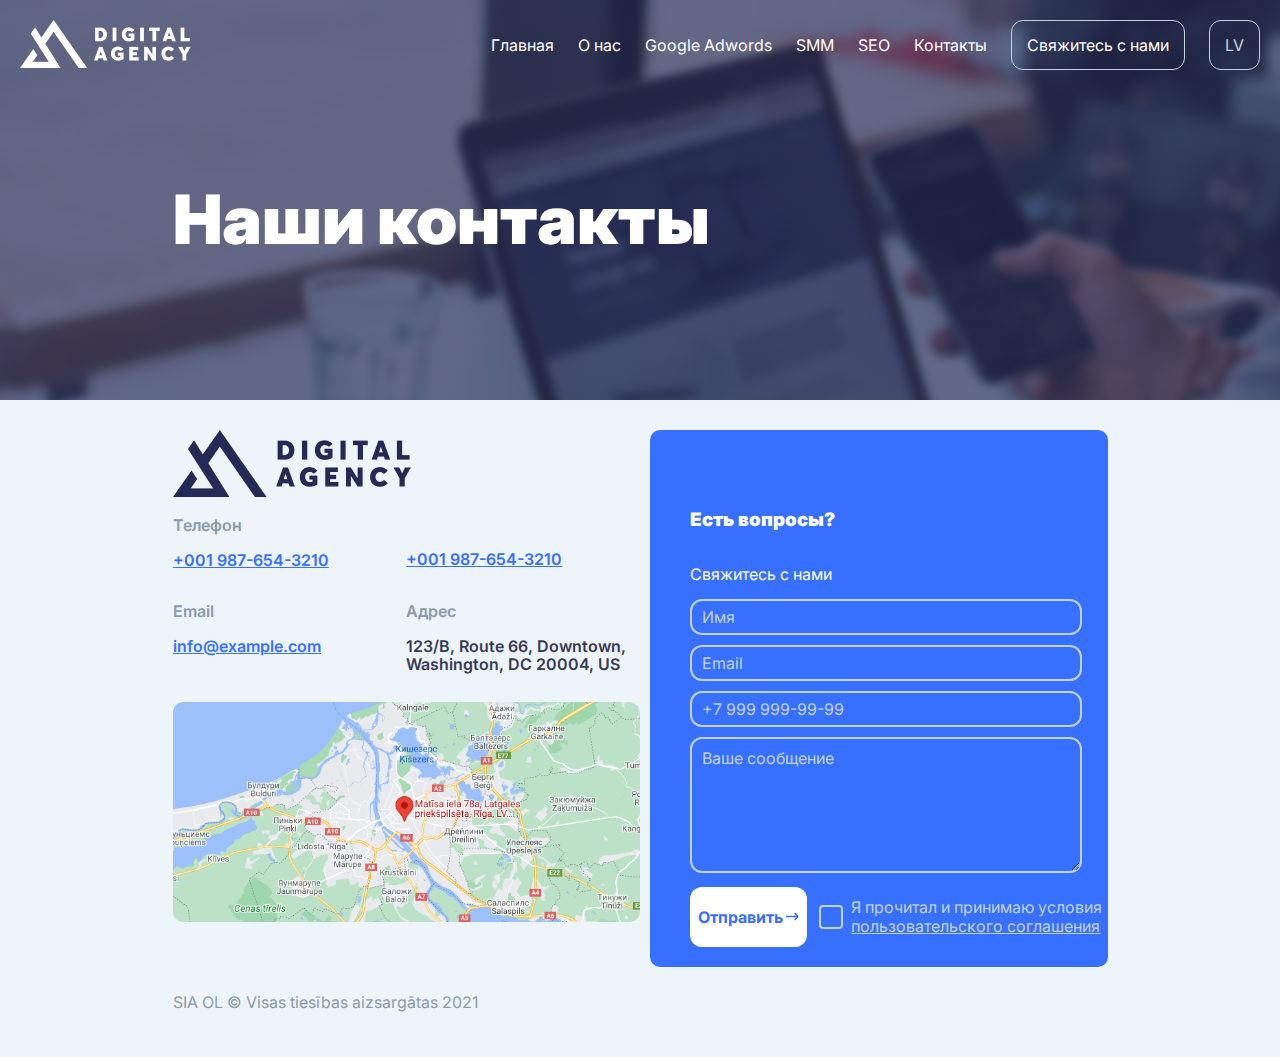
<file: index_3.html>
<!DOCTYPE html>
<html lang="en">

<head>
    <meta charset="UTF-8">
    <meta http-equiv="X-UA-Compatible" content="IE=edge">
    <meta name="viewport" content="width=device-width, initial-scale=1.0">
    <link rel="stylesheet" href="./assets/style/style_3.css">
    <link rel="stylesheet" href="/assets/style/normalize.css">
    <link rel="preconnect" href="https://fonts.googleapis.com">
    <link rel="preconnect" href="https://fonts.gstatic.com" crossorigin>
    <link
        href="https://fonts.googleapis.com/css2?family=IBM+Plex+Mono:wght@400;700&family=Inter:wght@400;500;600;700;900&family=Libre+Franklin:wght@100;400;700&family=Roboto&display=swap"
        rel="stylesheet">
    <title>Contacts</title>
</head>

<body>
    <header class="header">
        <div class="header__nav-container">
            <picture class="header__logo">
                <source srcset="/assets/images/page2/logo.png" media="(min-width: 1024px)">
                <img src="/assets/images/page2/logo-black.png" alt="logo-black">
            </picture>
            <div class="header__nav">
                <a class="header__link" href="http://127.0.0.1:5500/index_6.html">Главная</a>
                <a class="header__link" href="http://127.0.0.1:5500/index_5.html">О нас</a>
                <a class="header__link" href="http://127.0.0.1:5500/index.html">Google Adwords</a>
                <a class="header__link" href="http://127.0.0.1:5500/index_2.html">SMM</a>
                <a class="header__link" href="http://127.0.0.1:5500/index_4.html">SEO</a>
                <a class="header__link" href="http://127.0.0.1:5500/index_3.html">Контакты</a>
                <button class="header__btn btn-blue">Свяжитесь с нами</button>
                <button class="header__btn header__btn-clr btn-grey">LV</button>
                <a class="header__nav-gamburger" href=#><img src="/assets/images/page2/burger-menu.png" alt="menu"></a>
            </div>
        </div>
        <div class="header__text">
            <div class="header__text-inner">
                <h1 class="header__h1">Наши контакты</h1>
            </div>
        </div>
    </header>

    <footer class="footer">
        <div class="footer__container">
            <div class="footer__container-left">
                <div class="footer__inner-container-left">
                    <img src="/assets/images/page1/footer-logo.png" alt="logo">
                    <div class="footer__innercontainer">
                        <div class="footer__text">
                            <p class="footer__text-grey">Телефон</p>
                            <a href="#" class="footer__text-blue">+001 987-654-3210</a>
                        </div>
                        <div class="footer__text text-blue">
                            <a href="#" class="footer__text-blue ">+001 987-654-3210</a>
                        </div>
                        <div class="footer__text">
                            <p class="footer__text-grey">Email</p>
                            <a href="#" class="footer__text-blue">info@example.com</a>
                        </div>
                        <div class="footer__text">
                            <p class="footer__text-grey">Адрес</p>
                            <p class="footer__text-dark">123/B, Route 66, Downtown, Washington, DC
                                20004, US
                            </p>
                        </div>
                    </div>
                </div>
                <img src="/assets/images/page1/footer-map.png" alt="map" class="footer__img">
            </div>

            <div class="footer__form">

                <h3 class="footer__header">Есть вопросы?</h3>

                <p class="footer__form-text">Свяжитесь с нами</p>

                <div class="footer__div-for-input"> <input type="text" name="name" value="Имя" class="footer__input">
                </div>

                <div class="footer__div-for-input"><input type="email" name="email" value="Email" class="footer__input">
                </div>

                <div class="footer__div-for-input"><input type="tel" name="phone" value="+7 999 999-99-99"
                        class="footer__input"></div>

                <div class="footer__div-for-input"><textarea name="text"
                        class="footer__input footer__input_big">Ваше сообщение</textarea>
                </div>
                <div class="footer__container-for-button">
                    <button class="footer__button">Отправить<img src="/assets/images/page1/footer-vector.svg"
                            alt="button"></button>
                    <div class="footer__checkbox">
                        <input class="footer__checkbox-button" id="checkbox" name="checkbox" value="yes">
                        <label for="checkbox" class="label"></label>
                        <div class="footer__checkobox">Я прочитал и принимаю условия <a href="#"
                                class="footer__link">пользовательского
                                соглашения</a></div>
                    </div>
                </div>
            </div>
            <div class="footer__div-for-text-bottom">
                <p class="footer__text-bottom">SIA OL © Visas tiesības aizsargātas 2021</p>
            </div>
        </div>
    </footer>

</body>

</html>
</file>
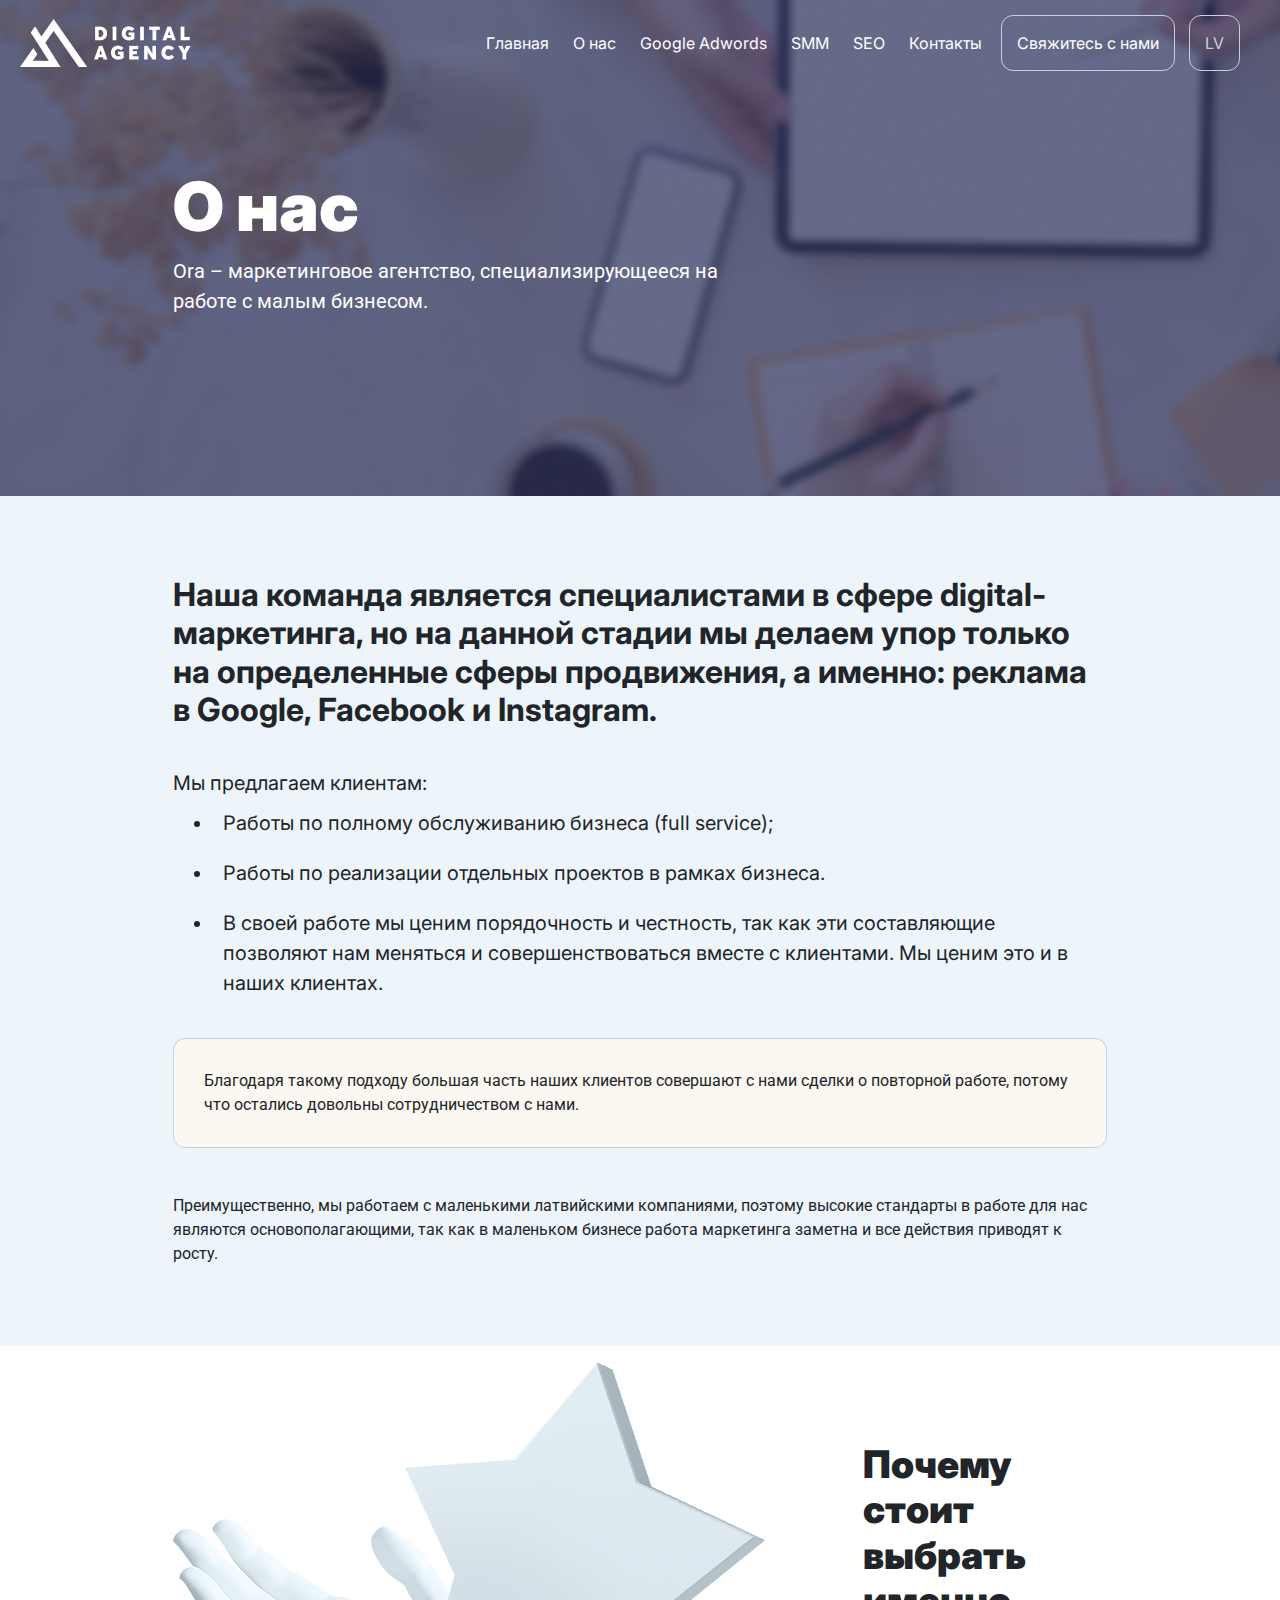
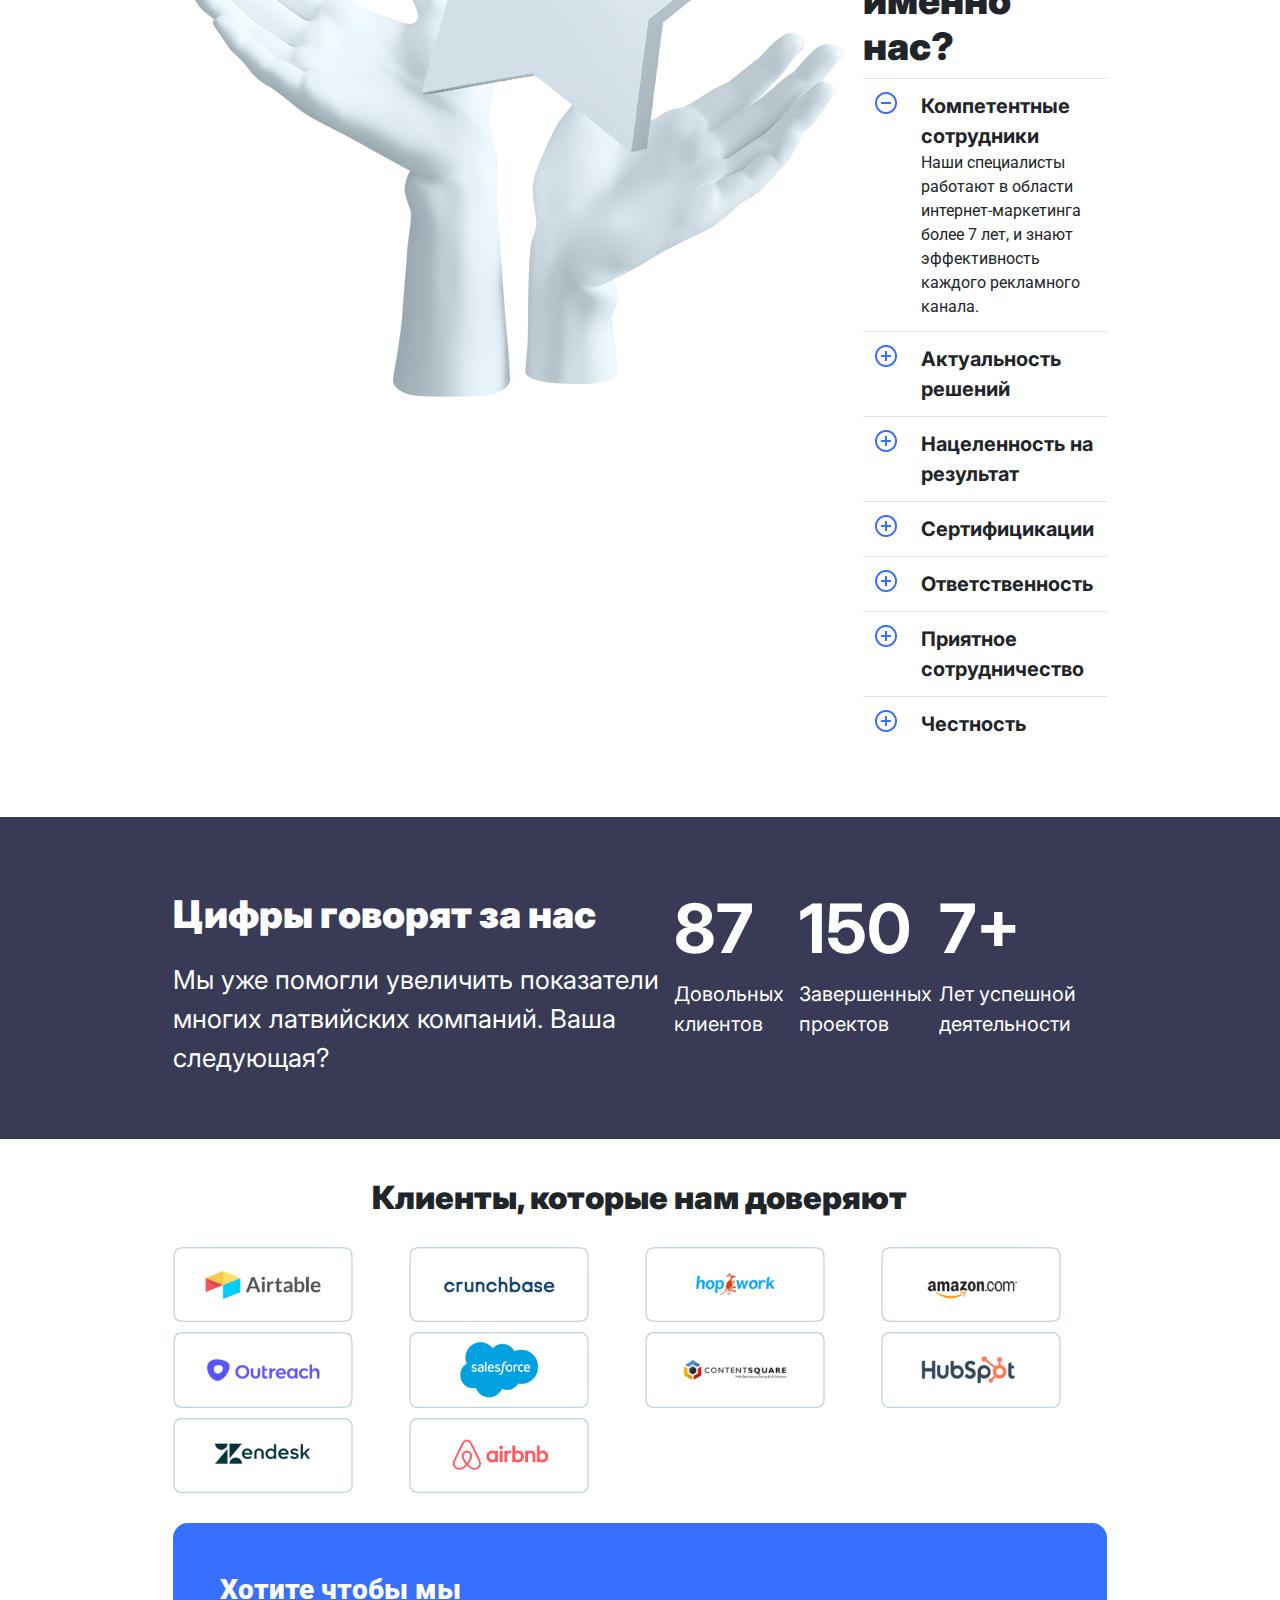
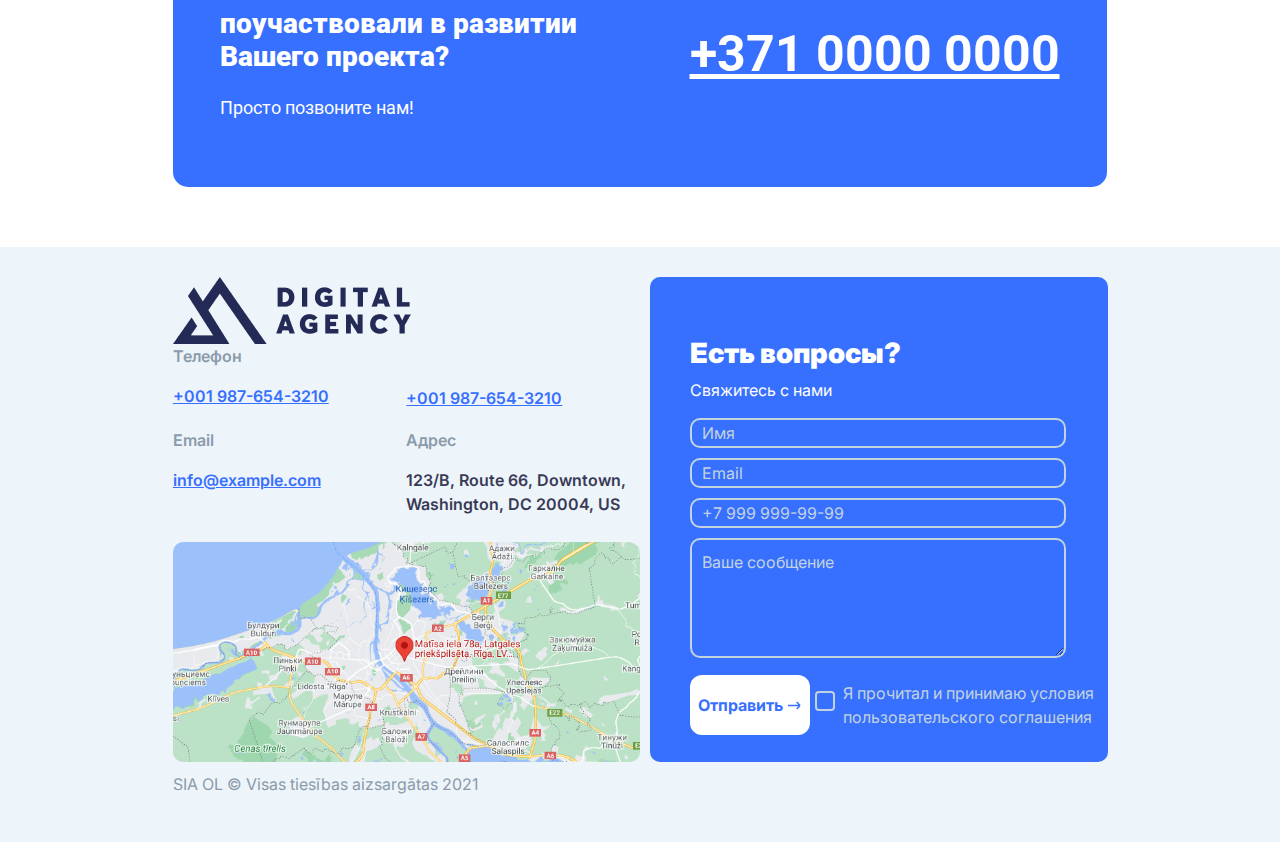
<file: index_5.html>
<!DOCTYPE html>
<html lang="en">

<head>
    <meta charset="UTF-8">
    <meta http-equiv="X-UA-Compatible" content="IE=edge">
    <meta name="viewport" content="width=device-width, initial-scale=1.0, shrink-to-fit=no">
    <link rel="stylesheet" href="./assets/style/style_5.css">
    <link rel="stylesheet" href="./assets/style/normalize.css">
    <link rel="preconnect" href="https://fonts.googleapis.com">
    <link rel="preconnect" href="https://fonts.gstatic.com" crossorigin>
    <link rel="preconnect" href="https://fonts.googleapis.com">
    <link rel="preconnect" href="https://fonts.gstatic.com" crossorigin>
    <link href="https://fonts.googleapis.com/css2?family=Inter:wght@400;500;700;900&family=Roboto&display=swap"
        rel="stylesheet">
    <link rel="stylesheet" href="https://maxcdn.bootstrapcdn.com/bootstrap/4.0.0/css/bootstrap.min.css"
        integrity="sha384-Gn5384xqQ1aoWXA+058RXPxPg6fy4IWvTNh0E263XmFcJlSAwiGgFAW/dAiS6JXm" crossorigin="anonymous">

    <title>About Us</title>

</head>

<body>
    <header class="header">
        <div class="header__nav-container">
            <picture class="header__logo">
                <source srcset="/assets/images/page2/logo.png" media="(min-width: 1025px)">
                <img src="./assets/images/page5/logo-black.png" alt="logo-black">
            </picture>
            <div class="header__nav">
                <a class="link" href="http://127.0.0.1:5500/index_6.html">Главная</a>
                <a class="link" href="http://127.0.0.1:5500/index_5.html">О нас</a>
                <a class="link" href="http://127.0.0.1:5500/index.html">Google Adwords</a>
                <a class="link" href="http://127.0.0.1:5500/index_2.html">SMM</a>
                <a class="link" href="http://127.0.0.1:5500/index_4.html">SEO</a>
                <a class="link" href="http://127.0.0.1:5500/index_3.html">Контакты</a>
                <button class="header__btn btn-blue">Свяжитесь с нами</button>
                <button class="header__btn header__btn-clr btn-grey">LV</button>
                <a class="header__nav-gamburger" href=#><img src="/assets/images/page5/burger-menu.png" alt="menu"></a>
            </div>
        </div>
        <div class="header__about-us-text header__text">
            <div class="header__text-inner">
                <h1 class="header-about-us__h1 header__h1">О нас</h1>
                <p class="header-about-us__p header__p">Ora – маркетинговое агентство, специализирующееся на работе с
                    малым бизнесом.</p>
                <p class="header-about-us__p-1024">Новые клиенты узнают о вашем бизнесе</p>
            </div>
        </div>
    </header>



    <main>
        <section class=" main-about-us">
            <div class="main-about-us__container">
                <h2 class="main-about-us__h2">Наша команда является специалистами в сфере
                    digital-маркетинга, но
                    на данной
                    стадии мы делаем упор только на определенные сферы продвижения, а именно: реклама в Google,
                    Facebook
                    и
                    Instagram.</h2>
                <div class="main-about-us-text p-400">
                    <div class="main-about-us-text">Мы предлагаем клиентам:</div>
                    <ul>
                        <li class="li">Работы по полному обслуживанию бизнеса (full service);</li>
                        <li class="li">Работы по реализации отдельных проектов в рамках бизнеса.</li>
                        <li class="li">В своей работе мы ценим порядочность и честность, так как эти
                            составляющие
                            позволяют нам
                            меняться и
                            совершенствоваться вместе с клиентами. Мы ценим это и в наших клиентах.</li>
                    </ul>
                </div>
                <p class="main-about-us-back">Благодаря такому подходу большая часть наших клиентов
                    совершают с нами
                    сделки о повторной работе, потому что остались довольны сотрудничеством с нами. </p>
                <p class="main-about-us-end">Преимущественно, мы работаем с маленькими латвийскими
                    компаниями,
                    поэтому высокие стандарты в
                    работе
                    для
                    нас являются основополагающими, так как в маленьком бизнесе работа маркетинга заметна и
                    все
                    действия
                    приводят к росту.</p>
            </div>
        </section>



        <section class="why-we">
            <div class="why-we__container">
                <div class="why-we-photo__container">
                    <img src="./assets/images/page5/about_1.png" class="why-we-photo" alt="photo">
                </div>
                <div class="why-we-text">
                    <h3 class="why-we__h3">Почему стоит выбрать именно нас?</h3>
                    <table class="table">
                        <tbody>
                            <tr>
                                <th scope="row"><img src="./assets/images/page5/minus_icon.png" alt="minus-icon"></th>
                                <td><span class="main-selest__table-bold">Компетентные
                                        сотрудники</span><br>Наши
                                    специалисты работают в области
                                    интернет-маркетинга более 7 лет, и знают эффективность каждого
                                    рекламного канала.​
                                </td>
                            </tr>
                            <tr>
                                <th scope="row"><img src="./assets/images/page5/plus_icon.png" alt="plus-icon"></th>
                                <td class="main-selest__table-bold">Актуальность решений​</td>
                            </tr>
                            <tr>
                                <th scope="row"><img src="./assets/images/page5/plus_icon.png" alt="plus-icon"></th>
                                <td class="main-selest__table-bold">Нацеленность на результат​</td>
                            </tr>
                            <tr>
                                <th scope="row"><img src="./assets/images/page5/plus_icon.png" alt="plus-icon"></th>
                                <td class="main-selest__table-bold">Сертифицикации​</td>
                            </tr>
                            <tr>
                                <th scope="row"><img src="./assets/images/page5/plus_icon.png" alt="plus-icon"></th>
                                <td class="main-selest__table-bold">Ответственность​</td>
                            </tr>
                            <tr>
                                <th scope="row"><img src="./assets/images/page5/plus_icon.png" alt="plus-icon"></th>
                                <td class="main-selest__table-bold">Приятное сотрудничество​</td>
                            </tr>
                            <tr>
                                <th scope="row"><img src="./assets/images/page5/plus_icon.png" alt="plus-icon"></th>
                                <td class="main-selest__table-bold">Честность​</td>
                            </tr>
                        </tbody>
                    </table>
                </div>
            </div>
        </section>



        <section class="main-numbers-bg">
            <div class="main-numbers">
                <div class="main__numbers-text">
                    <h4 class="main-numbers__h4">Цифры говорят за нас</h4>
                    <p class="main-numbers__p">Мы уже помогли увеличить показатели многих латвийских
                        компаний. Ваша
                        следующая?</p>
                </div>
                <div class="main__numbers-column">
                    <div class="main__numbers-inner-container">
                        <div class="number bolt-700">87</div>
                        <div class="number-text norm-400">Довольных клиентов</div>
                    </div>
                    <div class="main__numbers-inner-container">
                        <div class="number bolt-700">150</div>
                        <div class="number-text norm-400">Завершенных проектов</div>
                    </div>
                    <div class="main__numbers-inner-container">
                        <div class="number bolt-700">7+</div>
                        <div class="number-text norm-400">Лет успешной деятельности</div>
                    </div>
                </div>
            </div>
        </section>


        <section class="main-trust">
            <div class="main-trust__container">
                <h2 class="main-trust__h2 h2-bold-900">Клиенты, которые нам доверяют​</h2>
                <div class="main-trust__images">
                    <img src="/assets/images/page2/clients_trust_1.png" alt="clients_trust_1">
                    <img src="/assets/images/page2/clients_trust_2.png" alt="clients_trust_2">
                    <img src="/assets/images/page2/clients_trust_3.png" alt="clients_trust_3">
                    <img src="/assets/images/page2/clients_trust_4.png" alt="clients_trust_4">
                    <img src="/assets/images/page2/clients_trust_5.png" alt="clients_trust_5">
                    <img src="/assets/images/page2/clients_trust_6.png" alt="clients_trust_6">
                    <img src="/assets/images/page2/clients_trust_7.png" alt="clients_trust_7">
                    <img src="/assets/images/page2/clients_trust_8.png" alt="clients_trust_8">
                    <img src="/assets/images/page2/clients_trust_9.png" alt="clients_trust_9">
                    <img src="/assets/images/page2/clients_trust_10.png" alt="clients_trust_10">
                </div>
                <div class="main-trust__telephon-container">
                    <div class="main-trust__telephon-text">
                        <h2 class="main-trust__h2-white">Хотите чтобы мы поучаствовали в развитии Вашего
                            проекта?
                        </h2>
                        <p class="main-trust__p">Просто позвоните нам!</p>
                    </div>
                    <div class="main-trust__telephon">+371 0000 0000</div>
                </div>
            </div>
        </section>
    </main>
    <footer class="footer">
        <div class="footer__container">
            <div class="footer__container-left">
                <div class="footer__inner-container-left">
                    <img src="/assets/images/page1/footer-logo.png" alt="logo">
                    <div class="footer__innercontainer">
                        <div class="footer__text">
                            <p class="footer__text-grey">Телефон</p>
                            <a href="#" class="footer__text-blue">+001 987-654-3210</a>
                        </div>
                        <div class="footer__text text-blue">
                            <a href="#" class="footer__text-blue ">+001 987-654-3210</a>
                        </div>
                        <div class="footer__text">
                            <p class="footer__text-grey">Email</p>
                            <a href="#" class="footer__text-blue">info@example.com</a>
                        </div>
                        <div class="footer__text">
                            <p class="footer__text-grey">Адрес</p>
                            <p class="footer__text-dark">123/B, Route 66, Downtown, Washington, DC
                                20004, US
                            </p>
                        </div>
                    </div>
                </div>
                <img src="/assets/images/page1/footer-map.png" alt="map" class="footer__img">
            </div>

            <div class="footer__form">

                <h3 class="footer__header">Есть вопросы?</h3>

                <p class="footer__form-text">Свяжитесь с нами</p>

                <div class="footer__div-for-input"> <input type="text" name="name" placeholder="Имя"
                        class="footer__input">
                </div>

                <div class="footer__div-for-input"><input type="text" name="email" placeholder="Email"
                        class="footer__input">
                </div>

                <div class="footer__div-for-input"><input type="text" name="phone" placeholder="+7 999 999-99-99"
                        class="footer__input"></div>

                <div class="footer__div-for-input"><textarea type="text" placeholder="Ваше сообщение"
                        class="footer__input footer__input-big"></textarea>
                </div>
                <div class="footer__container-for-button">
                    <button class="footer__button">Отправить<img src="/assets/images/page1/footer-vector.svg"
                            class="footer-vector" alt="button"></button>
                    <div class="footer__container-chekbox">
                        <input type="checkbox" class="footer__checkbox-button" id="checkbox" name="checkbox"
                            value="yes">
                        <label for="checkbox" class="label"></label>
                        <div class="footer__checkobox">Я прочитал и принимаю условия <a href="#"
                                class="footer__link">пользовательского
                                соглашения</a></div>
                    </div>
                </div>
            </div>
            <div class="footer__div-for-text-bottom">
                <p class="footer__text-bottom">SIA OL © Visas tiesības aizsargātas 2021</p>
            </div>
        </div>
    </footer>





    <script src="https://code.jquery.com/jquery-3.2.1.slim.min.js"
        integrity="sha384-KJ3o2DKtIkvYIK3UENzmM7KCkRr/rE9/Qpg6aAZGJwFDMVNA/GpGFF93hXpG5KkN" crossorigin="anonymous">
    </script>
    <script src="https://cdnjs.cloudflare.com/ajax/libs/popper.js/1.12.9/umd/popper.min.js"
        integrity="sha384-ApNbgh9B+Y1QKtv3Rn7W3mgPxhU9K/ScQsAP7hUibX39j7fakFPskvXusvfa0b4Q" crossorigin="anonymous">
    </script>
    <script src="https://maxcdn.bootstrapcdn.com/bootstrap/4.0.0/js/bootstrap.min.js"
        integrity="sha384-JZR6Spejh4U02d8jOt6vLEHfe/JQGiRRSQQxSfFWpi1MquVdAyjUar5+76PVCmYl" crossorigin="anonymous">
    </script>
</body>

</html>
</file>
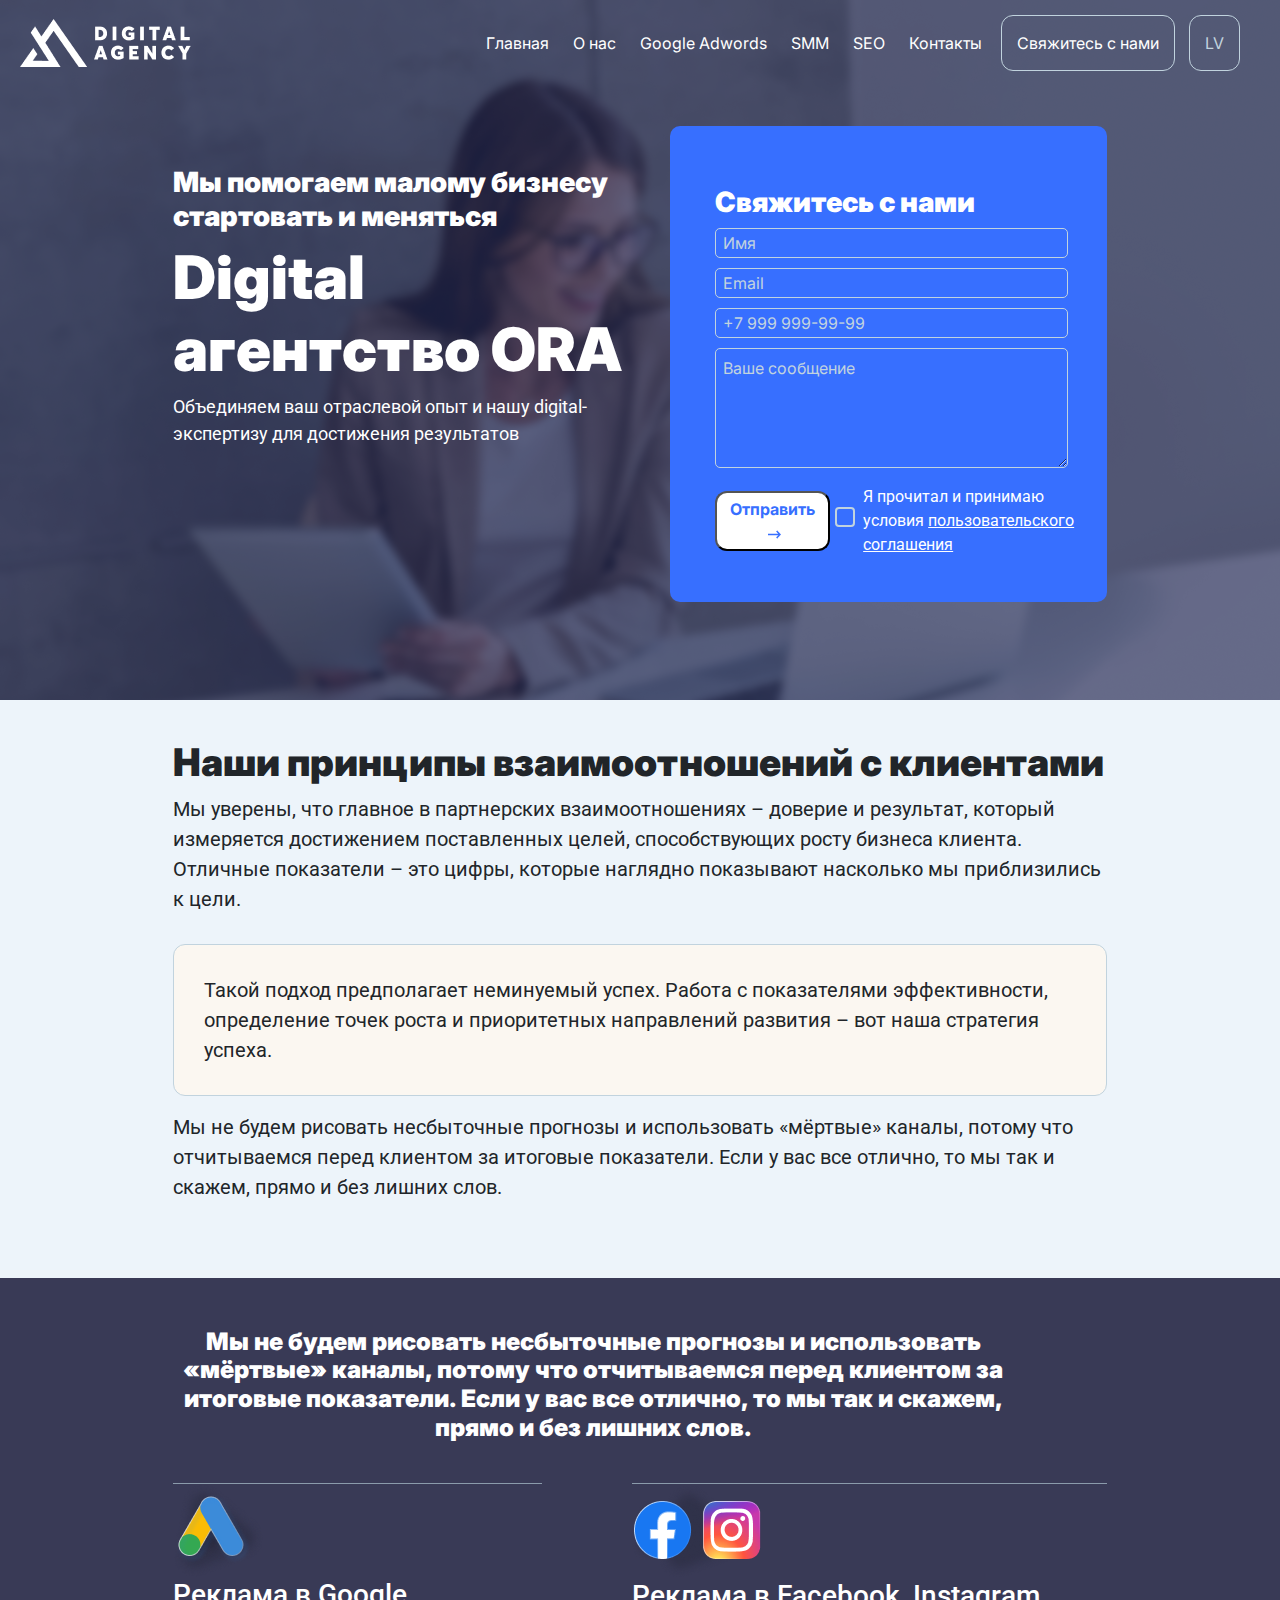
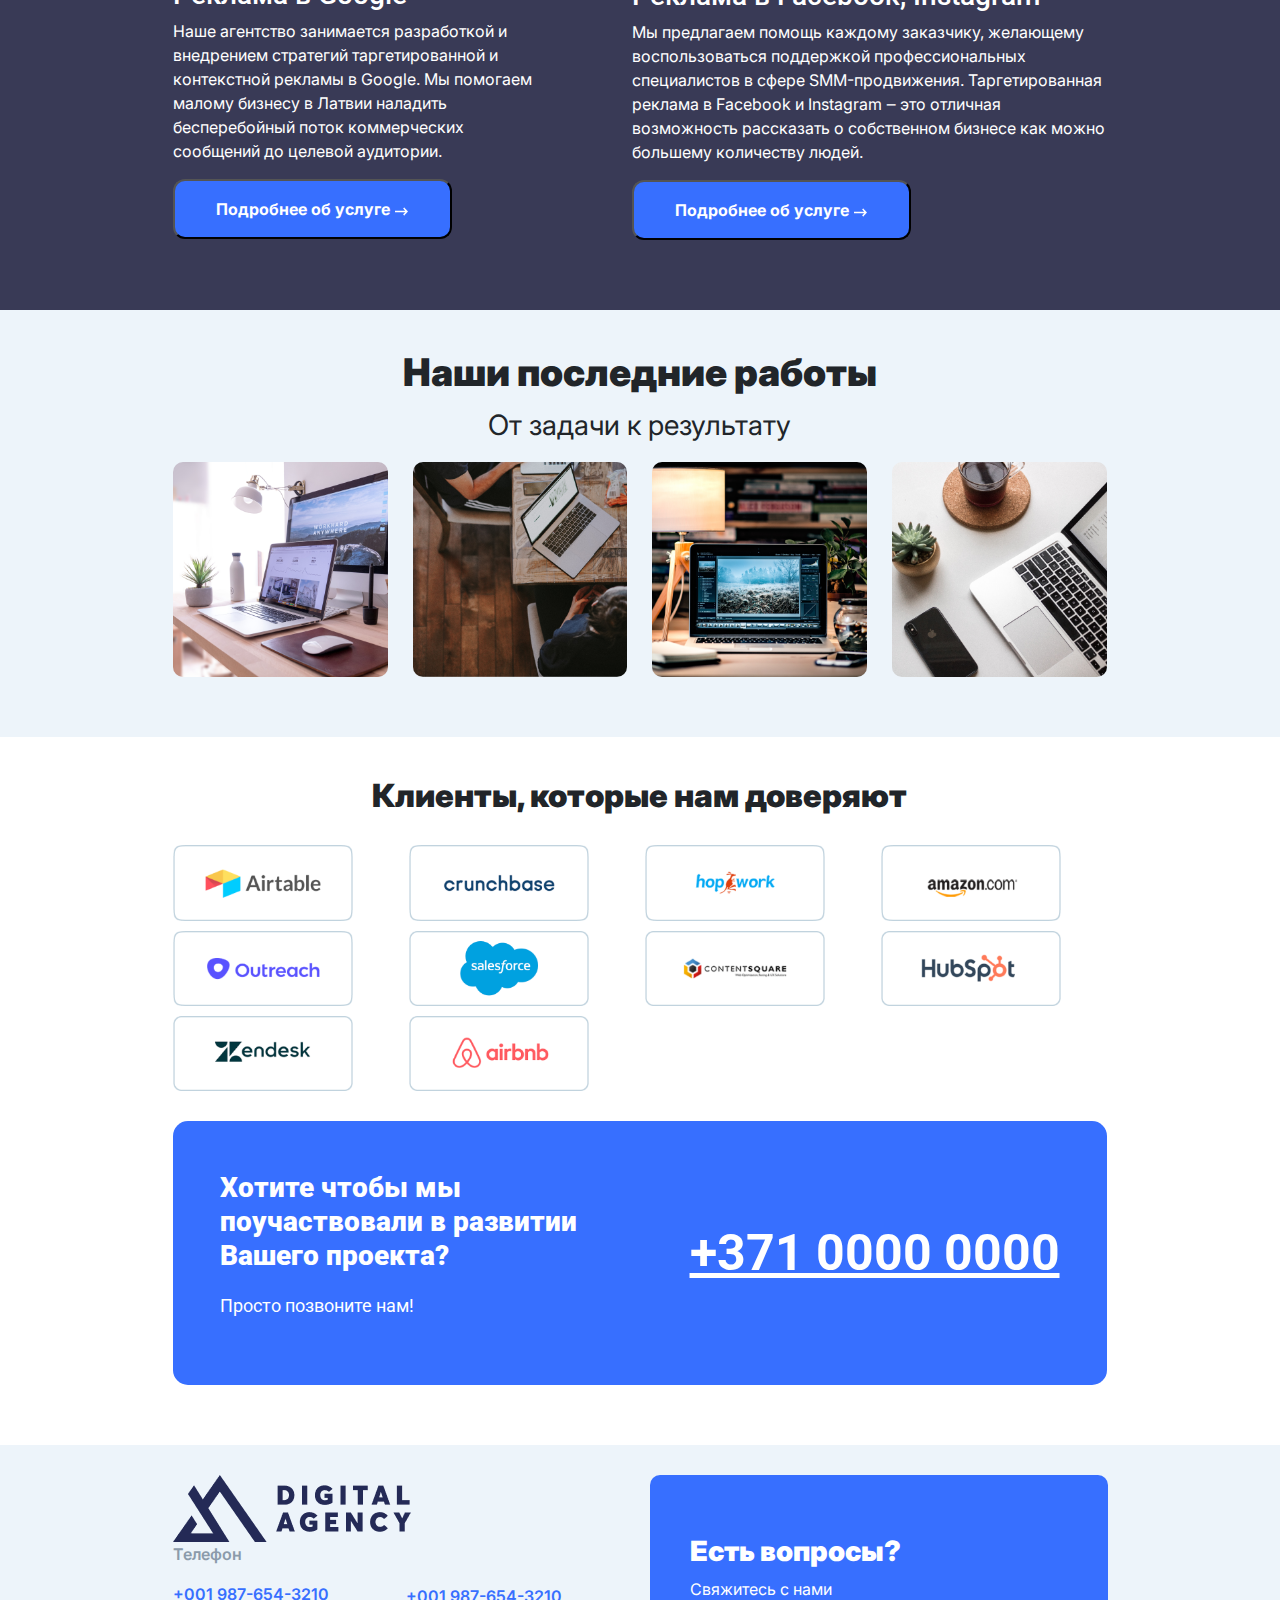
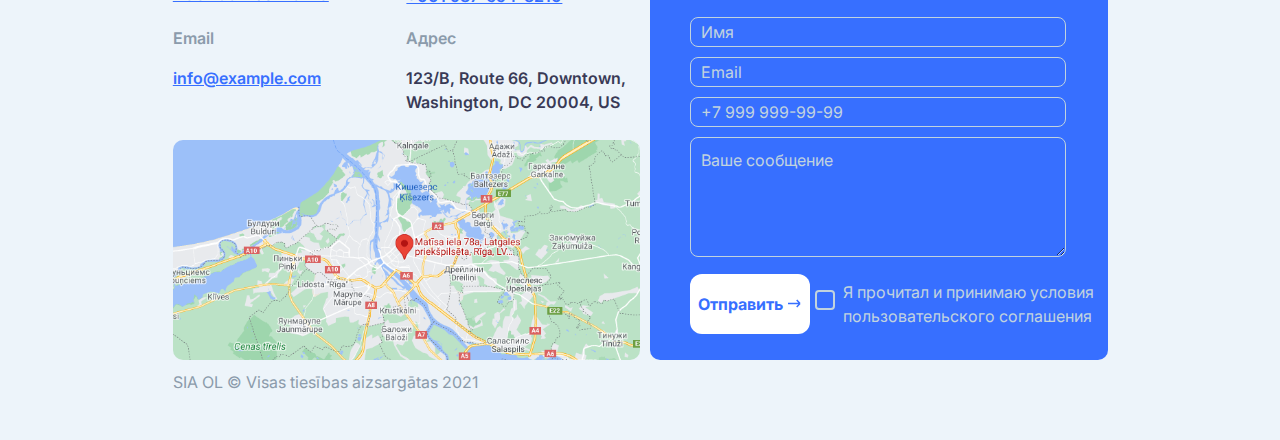
<file: index_6.html>
<!DOCTYPE html>
<html lang="en">

<head>
    <meta charset="UTF-8">
    <meta http-equiv="X-UA-Compatible" content="IE=edge">
    <meta name="viewport" content="width=device-width, initial-scale=1.0">
    <link rel="stylesheet" href="./assets/style/style_6.css">
    <link rel="stylesheet" href="./assets/style/normalize.css">
    <link rel="preconnect" href="https://fonts.googleapis.com">
    <link rel="preconnect" href="https://fonts.gstatic.com" crossorigin>
    <link rel="preconnect" href="https://fonts.googleapis.com">
    <link rel="preconnect" href="https://fonts.gstatic.com" crossorigin>
    <link href="https://fonts.googleapis.com/css2?family=Inter:wght@400;500;700;900&family=Roboto&display=swap"
        rel="stylesheet">
    <link rel="stylesheet" href="https://maxcdn.bootstrapcdn.com/bootstrap/4.0.0/css/bootstrap.min.css"
        integrity="sha384-Gn5384xqQ1aoWXA+058RXPxPg6fy4IWvTNh0E263XmFcJlSAwiGgFAW/dAiS6JXm" crossorigin="anonymous">

    <title>Main</title>
</head>

<body>
    <header class="header">
        <div class="header__nav-container">
            <picture class="header__logo">
                <source srcset="/assets/images/page2/logo.png" media="(min-width: 1025px)">
                <img src="/assets/images/page6/logo-black.png" alt="logo-black">
            </picture>
            <div class="header__nav">
                <a class="link" href="http://127.0.0.1:5500/index_6.html">Главная</a>
                <a class="link" href="http://127.0.0.1:5500/index_5.html">О нас</a>
                <a class="link" href="http://127.0.0.1:5500/index.html">Google Adwords</a>
                <a class="link" href="http://127.0.0.1:5500/index_2.html">SMM</a>
                <a class="link" href="http://127.0.0.1:5500/index_4.html">SEO</a>
                <a class="link" href="http://127.0.0.1:5500/index_3.html">Контакты</a>
                <button class="header__btn btn-blue">Свяжитесь с нами</button>
                <button class="header__btn header__btn-clr btn-grey">LV</button>
                <a class="header__nav-gamburger" href=#><img src="/assets/images/page5/burger-menu.png" alt="menu"></a>
            </div>
        </div>
        <div class="header-main">
            <div class="header-text__container">
                <div class="header-text">
                    <h2 class="header-text__h2">Мы помогаем малому бизнесу стартовать и меняться</h2>
                    <h1 class="header-text__h1">Digital агентство ORA</h1>
                    <p class="header-text__p">Объединяем ваш отраслевой опыт и нашу digital-экспертизу для достижения
                        результатов</p>
                </div>
            </div>
            <div class="header__form">
                <div class="header__form-container">
                    <h3 class="header__h3">Свяжитесь с нами</h3>
                    <div class="header__div-for-input"> <input type="text" name="name" placeholder="Имя"
                            class="header__input">
                    </div>
                    <div class="header__div-for-input"><input type="text" name="email" placeholder="Email"
                            class="header__input">
                    </div>
                    <div class="header__div-for-input"><input type="text" name="phone" placeholder="+7 999 999-99-99"
                            class="header__input"></div>
                    <div class="header__div-for-input"><textarea type="text" placeholder="Ваше сообщение"
                            class="header__input header__input-big"></textarea>
                    </div>

                    <div class="header__container-for-button">
                        <button class="header__button">Отправить<img src="/assets/images/page6/Vector.png"
                                class="header__vector-img" alt="Vector"></button>
                        <div class="checkbox-flex-header">
                            <input type="checkbox" class="header__checkbox-button" id="checkbox" name="checkbox"
                                value="yes">
                            <label for="checkbox" class="label"></label>
                            <div class="header__checkobox">Я прочитал и принимаю условия <a href="#"
                                    class="header__link">пользовательского
                                    соглашения</a></div>
                        </div>
                    </div>
                </div>
            </div>
        </div>
    </header>
    <main>
        <section class="main-princ">
            <div class="main-princ__container">
                <div class="main-princ__photo-container">
                    <img src="./assets/images/page6/1.png" class="main-princ__photo" alt="o nas">
                </div>
                <div class="main-princ-text">
                    <h3 class="main-princ__h3">Наши принципы взаимоотношений с клиентами</h3>
                    <p class="main-princ-p1 R-400">Мы уверены, что главное в партнерских взаимоотношениях – доверие и
                        результат, который измеряется
                        достижением поставленных целей, способствующих росту бизнеса клиента. Отличные показатели – это
                        цифры, которые наглядно показывают насколько мы приблизились к цели.</p>
                    <p class="main-princ-p2 R-400">Такой подход предполагает неминуемый успех. Работа с показателями
                        эффективности, определение
                        точек
                        роста и приоритетных направлений развития – вот наша стратегия успеха.</p>
                    <p class="main-princ-p3 R-400">Мы не будем рисовать несбыточные прогнозы и использовать «мёртвые»
                        каналы, потому что
                        отчитываемся
                        перед клиентом за итоговые показатели. Если у вас все отлично, то мы так и скажем, прямо и без
                        лишних слов.</p>
                </div>
            </div>
        </section>
        <section class="main-prognose-bg">
            <div class="main-prognose__container">
                <h4 class="main-prognose__h4">Мы не будем рисовать несбыточные прогнозы и использовать «мёртвые» каналы,
                    потому что отчитываемся перед клиентом за итоговые показатели. Если у вас все отлично, то мы так и
                    скажем, прямо и без лишних слов.</h4>
                <div class="main-prognose__inner-container">
                    <div class="main-prognose__col col1">
                        <img src="/assets/images/page6/progn-1.png" alt="icon">
                        <h3 class="main-prognose__header3 h3">Реклама в Google</h3>
                        <p class="main-prognose__text">Наше агентство занимается разработкой и внедрением стратегий
                            таргетированной и
                            контекстной рекламы в Google. Мы помогаем малому бизнесу в Латвии наладить бесперебойный
                            поток коммерческих сообщений до целевой аудитории.
                        </p>
                        <button class="main-prognose-btn">Подробнее об услуге<img
                                src="/assets/images/page6/Vector-white.png" class="header__vector-img"
                                alt="Vector"></button>
                    </div>
                    <div class="main-prognose__col col2">
                        <img src="/assets/images/page6/progn-fb-inst.png" alt="icon">
                        <h3 class="main-prognose__header3 h3">Реклама в Facebook, Instagram</h3>
                        <p class="main-prognose__text">Мы предлагаем помощь каждому заказчику, желающему воспользоваться
                            поддержкой
                            профессиональных специалистов в сфере SMM-продвижения. Таргетированная реклама в
                            Facebook и Instagram ‒ это отличная возможность рассказать о собственном бизнесе как
                            можно большему количеству людей.</p>
                        <button class="main-prognose-btn">Подробнее об услуге<img
                                src="/assets/images/page6/Vector-white.png" class="header__vector-img"
                                alt="Vector"></button>
                    </div>
                </div>
            </div>
        </section>
        <section class="our-works-bg">
            <div class="our-works">
                <h5 class="our-works__h5">Наши последние работы</h5>
                <p class="our-works__text">От задачи к результату</p>
                <div class="our-works-photos">
                    <img src="./assets/images/page6/ow1.png" class="our-works-ph" alt="photo">
                    <img src="./assets/images/page6/ow2.png" class="our-works-ph" alt="photo">
                    <img src="./assets/images/page6/ow3.png" class="our-works-ph" alt="photo">
                    <img src="./assets/images/page6/ow4.png" class="our-works-ph" alt="photo">
                </div>
            </div>
        </section>
        <section class="main-trust">
            <div class="main-trust__container">
                <h2 class="main-trust__h2 h2-bold-900">Клиенты, которые нам доверяют​</h2>
                <div class="main-trust__images">
                    <img src="/assets/images/page2/clients_trust_1.png" alt="clients_trust_1">
                    <img src="/assets/images/page2/clients_trust_2.png" alt="clients_trust_2">
                    <img src="/assets/images/page2/clients_trust_3.png" alt="clients_trust_3">
                    <img src="/assets/images/page2/clients_trust_4.png" alt="clients_trust_4">
                    <img src="/assets/images/page2/clients_trust_5.png" alt="clients_trust_5">
                    <img src="/assets/images/page2/clients_trust_6.png" alt="clients_trust_6">
                    <img src="/assets/images/page2/clients_trust_7.png" alt="clients_trust_7">
                    <img src="/assets/images/page2/clients_trust_8.png" alt="clients_trust_8">
                    <img src="/assets/images/page2/clients_trust_9.png" alt="clients_trust_9">
                    <img src="/assets/images/page2/clients_trust_10.png" alt="clients_trust_10">
                </div>
                <div class="main-trust__telephon-container">
                    <div class="main-trust__telephon-text">
                        <h2 class="main-trust__h2-white">Хотите чтобы мы поучаствовали в развитии Вашего проекта?
                        </h2>
                        <p class="main-trust__p">Просто позвоните нам!</p>
                    </div>
                    <div class="main-trust__telephon">+371 0000 0000</div>
                </div>
            </div>
        </section>
    </main>
    <footer class="footer">
        <div class="footer__container">
            <div class="footer__container-left">
                <div class="footer__inner-container-left">
                    <img src="/assets/images/page1/footer-logo.png" alt="logo">
                    <div class="footer__innercontainer">
                        <div class="footer__text">
                            <p class="footer__text-grey">Телефон</p>
                            <a href="#" class="footer__text-blue">+001 987-654-3210</a>
                        </div>
                        <div class="footer__text text-blue">
                            <a href="#" class="footer__text-blue ">+001 987-654-3210</a>
                        </div>
                        <div class="footer__text">
                            <p class="footer__text-grey">Email</p>
                            <a href="#" class="footer__text-blue">info@example.com</a>
                        </div>
                        <div class="footer__text">
                            <p class="footer__text-grey">Адрес</p>
                            <p class="footer__text-dark">123/B, Route 66, Downtown, Washington, DC
                                20004, US
                            </p>
                        </div>
                    </div>
                </div>
                <img src="/assets/images/page1/footer-map.png" alt="map" class="footer__img">
            </div>
            <div class="footer__form">
                <h3 class="footer__header">Есть вопросы?</h3>
                <p class="footer__form-text">Свяжитесь с нами</p>
                <div class="footer__div-for-input"> <input type="text" name="name" placeholder="Имя"
                        class="footer__input">
                </div>
                <div class="footer__div-for-input"><input type="text" name="email" placeholder="Email"
                        class="footer__input">
                </div>
                <div class="footer__div-for-input"><input type="text" name="phone" placeholder="+7 999 999-99-99"
                        class="footer__input"></div>
                <div class="footer__div-for-input"><textarea type="text" placeholder="Ваше сообщение"
                        class="footer__input footer__input-big"></textarea>
                </div>
                <div class="footer__container-for-button">
                    <button class="footer__button">Отправить<img src="/assets/images/page1/footer-vector.svg"
                            class="footer-vector" alt="button"></button>
                    <div class="footer__container-chekbox">
                        <input class="footer__checkbox-button" name="checkbox" value="yes">
                        <label for="checkbox" class="label"></label>
                        <div class="footer__checkobox">Я прочитал и принимаю условия <a href="#"
                                class="footer__link">пользовательского
                                соглашения</a></div>
                    </div>
                </div>
            </div>
            <div class="footer__div-for-text-bottom">
                <p class="footer__text-bottom">SIA OL © Visas tiesības aizsargātas 2021</p>
            </div>
        </div>
    </footer>
    <script src="https://code.jquery.com/jquery-3.2.1.slim.min.js"
        integrity="sha384-KJ3o2DKtIkvYIK3UENzmM7KCkRr/rE9/Qpg6aAZGJwFDMVNA/GpGFF93hXpG5KkN" crossorigin="anonymous">
    </script>
    <script src="https://cdnjs.cloudflare.com/ajax/libs/popper.js/1.12.9/umd/popper.min.js"
        integrity="sha384-ApNbgh9B+Y1QKtv3Rn7W3mgPxhU9K/ScQsAP7hUibX39j7fakFPskvXusvfa0b4Q" crossorigin="anonymous">
    </script>
    <script src="https://maxcdn.bootstrapcdn.com/bootstrap/4.0.0/js/bootstrap.min.js"
        integrity="sha384-JZR6Spejh4U02d8jOt6vLEHfe/JQGiRRSQQxSfFWpi1MquVdAyjUar5+76PVCmYl" crossorigin="anonymous">
    </script>
</body>

</html>
</file>
<file: assets/style/style.css>
.header__text {
    max-width: 73%;
    margin: 0 auto;
}
.header__text-inner {
    width: 50%;
}
.header {
    height: 496px;
    background-image: url(/assets/images/page1/Rectangle\ 4.png);
    width: 100%;
    max-width: 100%;
    font-family: Inter, sans-serif;
    font-style: normal;
}
.header__nav-container {
    display: flex;
    justify-content: space-between;
    align-items: center;
    padding: 10px;
    margin-left: 10px;
}
.header__link {
    text-decoration: none;
    color: white;
    padding: 10px;
    font-size: 16px;
    font-family: 'Inter', sans-serif;
}
.header__link:hover {
    text-decoration: underline;
    color: white;
}
.header__btn {
    padding: 15px;
    margin: 10px;
    color: white;
    background-color: transparent;
    color: white;
    font-family: 'Inter', sans-serif;
    border: 1px solid #C1D3DE;
    box-sizing: border-box;
    border-radius: 12px;
}
.header__btn-clr {
    color: #C1D3DE;
}
.header__text {
    color: white;
    margin-top: 30px;
}
.header__h1 {
    font-size: 50px;
    font-weight: 900;
}
.header__p {
    font-weight: 400;
    font-size: 20px;
}
.info {
    background-color: rgba(237, 244, 250, 1);
    font-family: Inter;
    font-style: normal;
    font-weight: 700;
    color: #242A56;
    display: flex;
    justify-content: center;

}
.info__logo {
    background-color: rgba(251, 247, 241, 1);
    display: flex;
    justify-content: space-around;
    font-family: Inter, sans-serif;
    font-style: normal;
    font-weight: 400;
    border: 1px solid #C1D3DE;
    border-radius: 12px;
    padding-left: 20px;
    padding-right: 15px;
}
.info__logo-img {
    margin-right: 20px;
}
.info__img {
    width: 50%;
    max-width: 100%;
}
.info__container {
    width: 73%;
    display: flex;
    align-items: center;
    justify-content: center;
}
.info__text {
    font-family: Roboto, sans-serif;
    font-style: normal;
    font-weight: 400;
}
.clients__container {
    display: flex;
    flex-direction: column;
    align-items: center;
    justify-content: center;
    padding-top: 30px;
    padding-bottom: 30px;
}
.icon {
    border: 1px solid #C1D3DE;
    border-radius: 12px;
    padding: 30px 30px 30px 30px;
}
.clients__icon {
    display: flex;
    width: 73%;
    justify-content: center;
    align-items: center;
}
.clients__icon-for-mobile {
    display: flex;
}
.containericon,
.about-ads {
    display: flex;
    flex-direction: column;
    justify-content: center;
    align-items: center;
}
.about-ads {
    margin-top: 30px;
    margin-bottom: 30px;
    padding-bottom: 30px;
}
.text {
    font-family: Inter, sans-serif;
    font-style: normal;
    font-weight: 700;
    text-align: center;
}
.h1 {
    font-family: Inter, sans-serif;
    font-style: normal;
    font-weight: 900;
}
.price__container-table-second_for-mobile {
    display: none;
}
.price {
    background-color: rgba(237, 244, 250, 1);
    display: flex;
    flex-direction: column;
    align-items: center;

}
.price__container-main {
    display: flex;
    flex-direction: column;
    align-items: center;
}
.price__container-tables {
    display: grid;
    grid-template-columns: 33% 1fr 1fr;
    grid-gap: 20px
}
.price__line {
    border-top: rgba(193, 211, 222, 1) solid;
    margin-top: 0%;
    margin-bottom: 0%;
    height: 40px;
    padding-left: 10px;
    padding-right: 10px;
    padding-top: 15px;
}
.bottom-line {
    border-bottom: rgba(193, 211, 222, 1) solid;
    padding-bottom: 20px;
}
.line-white {
    background-color: #FFFFFF;
}
.line-blue {
    background-color: rgba(237, 244, 250, 1);
}
.price__container-table-second {
    background: #FFFFFF;
    border: 1px solid #C1D3DE;
    border-radius: 12px;
    font-family: Inter, sans-serif;
    font-style: normal;
    font-weight: 400;
    color: #393A56;
}
.price__container-table-first {
    padding-top: 56%;
    font-family: Inter, sans-serif;
    font-style: normal;
    font-weight: 700;
    color: #393A56;
}
.price__table-header {
    padding-left: 10px;
    padding-right: 10px;
}
.price__button {
    width: 60%;
    height: 40px;
    background: #376FFF;
    border-radius: 12px;
    border: none;
    margin-top: 10px;
    margin-bottom: 30px;
    margin-left: 10px;
    font-family: Inter, sans-serif;
    font-style: normal;
    font-weight: 700;
    color: #FFFFFF;
    display: flex;
    justify-content: space-around;
    align-items: center;
}
.price-text {
    display: flex;
    justify-content: flex-start;
    font-family: Inter, sans-serif;
    font-style: normal;
    font-weight: 400;
    color: #393A56;
    background: #EDF4FA;
    border: 1px solid #C1D3DE;
    border-radius: 12px;
    margin-top: 50px;
    margin-bottom: 50px;
    width: 100%;
    padding-left: 20px;
    padding-top: 20px;
    padding-bottom: 20px;
}
.price__icon {
    margin-right: 20px;
}
.about-ads__cards {
    width: 73%;
}
.about-ads__card {
    display: flex;
    justify-content: center;
}
.about-ads__img {
    width: 50%;
    margin-left: 5%;
    margin-right: 5%;
}
.h3 {
    font-family: Inter, sans-serif;
    font-style: normal;
    font-weight: 700;
}
.about-adds__text {
    font-family: Inter, sans-serif;
    font-style: normal;
    font-weight: 400;
}
.main-offer__container {
    display: flex;
    flex-direction: column;
    align-items: center;
}
.main-offer__text,
.main-offer__inner-container {
    margin-top: 20px;
}
.main-offer__inner-container {
    width: 73%;
    font-family: Inter, sans-serif;
    font-style: normal;
    font-weight: 400;
}
.main-offer__container {
    padding-top: 30px;
    padding-bottom: 30px;
}
.main-offer__heading {
    max-width: 70%;
    margin: 0 auto;
    margin-bottom: 40px;
}
.main-offer__inner-container {
    display: flex;
    align-items: flex-start;
    justify-content: space-between;
}
.main-offer__inner-container div {
    border-top: 1px solid #8B9BAB;
    width: 20%;
}
.main-offer {
    background-color: #393A56;
    color: white;
}
.main-offer__inner-container img {
    padding: 20px;
}
.main-punkts__inner-container {
    border-top: 1px solid rgba(193, 211, 222, 1);
}
.main-punkts {
    display: flex;
    flex-direction: column;
    align-items: center;
}
.main-punkts__container {
    width: 73%;
    display: grid;
    grid-template-columns: 33% 33% 33%;
    grid-template-rows: 50% 50%;
}
.main-punkts__inner-container {
    margin-top: 30px;
    margin-bottom: 30px;
    margin-right: 30px;
    padding-top: 50px;
    font-family: Inter, sans-serif;
    font-style: normal;
    font-weight: 400;
}
.main-result {
    background-color: rgba(237, 244, 250, 1);
    display: flex;
    flex-direction: column;
    align-items: center;
    padding-top: 20px;
    padding-bottom: 20px;
}
.main-result__container {
    width: 73%;
    display: grid;
    grid-template-columns: 1fr 1fr;
    grid-template-rows: 1fr 1fr 1fr;
}
.main-result__icon-container {
    display: grid;
    grid-template-columns: 10% 1fr;
    grid-gap: 20px;
}
.main-result__h3 {
    margin-top: 0;
}
.main-trust__h2-white,
.main-trust__p,
.main-trust__telephon {
    font-family: Inter, sans-serif;
}
.main-trust__images img {
    max-width: 180px;
}
.main-trust__h2 {
    text-align: center;
}
.main-trust__images {
    margin-top: 30px;
    margin-bottom: 30px;
    display: grid;
    grid-template-columns: repeat(auto-fit, minmax(190px, 1fr));
    grid-template-rows: 1fr 1fr;
    gap: 10px;
}
.main-trust__telephon-container {
    display: flex;
    background-color: #376FFF;
    border-radius: 15px;
    justify-content: space-around;
    align-items: center;
    padding-left: 20px;
    padding-right: 20px;
}
.main-trust__telephon {
    font-size: 50px;
    font-weight: 700;
    color: white;
    text-decoration: underline;
}
.main-trust__h2-white {
    font-size: 28px;
    font-weight: 900;
    color: white;
}
.main-trust__p {
    color: white;
    font-size: 18px;
    margin-top: 20px;
}
.main-trust__telephon-container div {
    margin-top: 50px;
    margin-bottom: 50px;
}
.main-trust__telephon-text {
    max-width: 40%;
}
.main-trust__container {
    width: 73%;
    flex-direction: column;
    align-items: center;
}
.main-trust {
    margin-top: 40px;
    margin-bottom: 40px;
    display: flex;
    flex-direction: column;
    align-items: center;
}
.footer {
    background-color: rgba(237, 244, 250, 1);
    display: flex;
    justify-content: center;
    padding-top: 30px;
    padding-bottom: 30px;
}
.footer__container {
    width: 73%;
    display: flex;
    flex-direction: column;
}
.footer__inner-container {
    display: grid;
    grid-template-columns: 50% 49%;
    grid-gap: 10px;
    align-self: center;
}
.footer__container-left {
    display: flex;
    flex-direction: column;
}
.footer__innercontainer {
    display: grid;
    grid-template-columns: 50% 50%;
    grid-template-rows: 50% 50%;
}
.footer__text {
    font-family: Inter, sans-serif;
    font-style: normal;
    font-weight: 600;
}
.footer__text-grey {
    color: #8B9BAB;
}
.footer__text-blue {
    text-decoration-line: underline;
    color: #376FFF;
}
.footer__text-dark {
    color: #393A56;
}
.text-blue {
    display: flex;
    flex-direction: column;
    justify-content: end;
    padding-bottom: 7%;
    ;
}
.footer__text-bottom {
    font-family: Inter, sans-serif;
    font-style: normal;
    font-weight: 400;
    color: #8B9BAB;
}
.footer__img {
    border-radius: 10px;
    margin-top: 40px;
}
.footer__form {
    background-color: #376FFF;
    border-radius: 10px;
    display: flex;
    flex-direction: column;
    padding-left: 40px;
    padding-top: 60px;
    padding-bottom: 20px;
}
.footer__input {
    background: #376FFF;
    border: 2px solid #C1D3DE;
    border-radius: 12px;
    height: 30px;
    font-family: Inter, sans-serif;
    font-style: normal;
    font-weight: 400;
    font-size: 16px;
    color: #C1D3DE;
    width: 90%;
    padding-left: 10px;
}
.footer__input:focus {
    outline: 0;
}
.footer__input_big {
    height: 120px;
    padding-top: 10px;
}
.footer__header {
    font-family: Inter, sans-serif;
    font-style: normal;
    font-weight: 900;
    color: #FFFFFF;
}
.footer__form-text {
    font-family: Inter, sans-serif;
    font-style: normal;
    font-weight: 400;
    color: #FFFFFF;
}
.footer__button {
    background: #FFFFFF;
    border-radius: 12px;
    font-family: Inter, sans-serif;
    font-style: normal;
    font-weight: 700;
    color: #376FFF;
    width: 208px;
    height: 60px;
    display: flex;
    justify-content: space-around;
    align-items: center;
    border: none;
    margin-right: 5px;
}
.footer__checkobox {
    font-family: Inter, sans-serif;
    font-style: normal;
    font-weight: 400;
    color: #C1D3DE;
}
.footer__link {
    font-family: Inter, sans-serif;
    font-style: normal;
    font-weight: 400;
    color: #C1D3DE;
}
.footer__container-for-button {
    display: flex;
    align-items: center;
}
.footer__div-for-input {
    margin-bottom: 10px;
}
.footer__checkbox-button {
    margin-left: 10px;
    margin-right: 10px;

}
.footer__checkbox-button {
    display: none;
}
.footer__checkbox-button+label {
    display: inline-flex;
    align-items: center;
    user-select: none;
}
.footer__checkbox-button+label::before {
    content: '';
    display: inline-block;
    width: 20px;
    height: 20px;
    flex-shrink: 0;
    flex-grow: 0;
    border: 2px solid #C1D3DE;
    background: #376FFF;
    border-radius: 4px;
    margin-right: 0.5em;
    background-repeat: no-repeat;
    background-position: center center;
    background-size: 50% 50%;
}
.footer__checkbox-button:checked+label::before {
    border-color: #C1D3DE;
    background-color: #0b76ef;
    background-image: url("data:image/svg+xml,%3csvg xmlns='http://www.w3.org/2000/svg' viewBox='0 0 8 8'%3e%3cpath fill='%23fff' d='M6.564.75l-3.59 3.612-1.538-1.55L0 4.26 2.974 7.25 8 2.193z'/%3e%3c/svg%3e");
}
.footer__container-chekbox {
    display: flex;
}

@media screen and (max-width: 767px) {
    .header {
        height: 376px;
    }

    .header .header__nav-container {
        background-color: #FFFFFF;
        margin: 0px;
        height: 80px;
    }

    .header__text {
        width: 95%;
    }

    .header__link {
        display: none;
    }

    .header__btn {
        display: none;
    }

    .header__h1 {
        font-size: 32px;
    }

    .header__p {
        font-size: 16px;
    }

    .header__text-inner {
        width: 100%;
        margin-top: 30px;
    }

    .header__nav-gamburger {
        margin-right: 20px;
        margin-left: 10px;
    }

    .header__logo {
        margin-left: 20px;
    }

    .info {
        max-width: 100%;
        margin: 0 auto;
    }

    .info__container {
        width: 95%;
        display: flex;
        flex-direction: column;
        align-items: center;
        justify-content: center;
        padding-top: 30px;
    }

    .info__img {
        width: 95%;
    }

    .clients {
        display: flex;
        flex-direction: column;
        align-items: center;
    }

    .clients__container {
        width: 95%;
        display: flex;
        flex-direction: column;
        align-items: center;
        justify-content: center;
    }

    .clients__icon {
        display: flex;
        flex-direction: column;
        align-items: center;
        justify-content: center;
    }

    .clients__header {
        text-align: center;
        font-size: 20px;
    }

    .clients__icon-for-mobile {
        display: flex;
        justify-content: center;
        align-items: center;
    }

    .clients__icon-img {
        padding: 10px;
    }

    .clients__icon-text {
        font-family: Inter, sans-serif;
        font-style: normal;
        font-weight: 700;
        font-size: 10px;
    }

    .clients__second-row-icon {
        padding-left: 10px;
    }

    .price__container-table-first {
        display: none;
    }

    .price__container-main {
        display: flex;
        flex-direction: column;
        align-items: center;
    }

    .price__container-tables {
        display: flex;
        flex-direction: column;
        align-items: center;
    }

    .price__container-table-second_not-for-mobile {
        display: none;
    }

    .price__container-table-second_for-mobile {
        display: flex;
        flex-direction: column;
    }

    .price__line {
        display: flex;
        justify-content: space-between;
    }

    .price__icon-table {
        padding-bottom: 10px;
        margin-right: 10px;
    }

    .price__button {
        width: 95%;
        margin: 0 auto;
        margin-top: 20px;
        margin-bottom: 20px;
        display: flex;
        justify-content: center;
    }

    .price__bottom-icon {
        padding-left: 20px;
    }

    .price-text {
        display: flex;
        flex-direction: column;
    }

    .price__icon {
        width: 10%;
    }

    .price-text {
        width: 80%;
    }

    .about-ads {
        display: flex;
        flex-direction: column;
        align-items: center;
    }

    .about-ads__header {
        text-align: center;
        width: 95%;
    }

    .about-ads__cards {
        width: 95%;
        display: flex;
        flex-direction: column;
    }

    .about-ads__card {
        width: 100%;
        display: flex;
        flex-direction: column;
        align-items: center;
    }

    .about-ads__card_reverse {
        width: 100%;
        display: flex;
        flex-direction: column-reverse;
        align-items: center;
    }

    .about-ads__img {
        width: 100%;
    }

    .main-offer__container {
        width: 95%;
        display: flex;
        flex-direction: column;
        align-items: center;
    }

    .main-offer__header {
        text-align: center;
    }

    .main-offer__inner-container {
        display: flex;
        flex-direction: column;
        width: 95%;
        justify-content: stretch;
    }

    .main-offer__small-container {
        display: flex;
        flex-direction: column;
        width: 100%;
    }

    .main-offer__inner-container div {
        width: 100%;
    }

    .main-offer__icon {
        width: 20%;
    }

    .main-punkts {
        display: flex;
        flex-direction: column;
        align-items: center;
        width: 100%;
    }

    .main-punkts__container {
        display: flex;
        flex-direction: column;
        width: 95%;
        align-items: center;
    }

    .main-punkts__inner-container {
        display: flex;
        flex-direction: column;
        align-items: flex-start;
        padding-top: 20px;
        margin-right: 0;
    }

    .main-punkts__inner-container_second {
        width: 100%;
    }

    .main-result {
        display: flex;
        flex-direction: column;
        align-items: center;
    }

    .main-result__header {
        text-align: center;
    }

    .main-result__container {
        display: flex;
        flex-direction: column;
        width: 100%;
    }

    .main-result__icon-container {
        width: 95%;
        display: flex;
        margin-bottom: 25px;
    }

    .main-result__icon {
        width: 48px;
        height: 48px;
    }

    .main-result__h3 {
        font-size: 16px;
    }

    .main-result__h3_last {
        padding-right: 10px;
    }

    .main-trust {
        width: 100%;
        display: flex;
        flex-direction: column;
        align-items: center;
    }

    .main-trust__images img {
        max-width: 139px;
    }

    .main-trust__container {
        width: 95%;
        display: flex;
        flex-direction: column;
        align-items: center;
    }

    .main-trust__images {
        display: grid;
        grid-template-columns: 1fr 1fr;
        gap: 10px;
    }

    .main-trust__telephon-container {
        font-family: Inter, sans-serif;
        display: flex;
        flex-direction: column;
        align-items: center;
    }

    .main-trust__telephon-text {
        max-width: 100%;
        padding-left: 30px;
        padding-right: 30px;
        margin-bottom: 0px;
    }

    .main-trust__h2-white {
        padding-bottom: 20px;
    }

    .main-trust__telephon {
        font-size: 28px;
    }

    .main-trust__p {
        margin-bottom: 20px;
    }

    .main-trust__telephon-container div {
        margin-top: 0px;
        margin-bottom: 30px;
    }

    .footer__container {
        width: 95%;
    }

    .footer__inner-container {
        display: flex;
        flex-direction: column-reverse;
        align-items: center;
    }

    .footer__form {
        width: 280px;
        padding-left: 10px;
        padding-top: 60px;
        padding-bottom: 20px;
    }

    .footer__container-for-button {
        display: flex;
        flex-direction: column;
    }

    .footer__button {
        width: 95%;
        height: 48px;
        margin-bottom: 10px;
        justify-content: center;
    }

    .fotter__img-button {
        padding-left: 10px;
    }

    .footer__container-left {
        display: flex;
        flex-direction: column;
        width: 100%;
        padding-left: 10px;
        padding-top: 60px;
        padding-bottom: 20px;
    }

    .footer__innercontainer,
    .footer__text {
        display: flex;
        flex-direction: column;
        margin-bottom: 5px;
    }

    .footer__text-blue {
        margin-top: 10px;
    }

    .footer__logo {
        width: 50%;
    }

    .footer__img {
        margin-top: 0;
        padding-top: 0;
        width: 100%;
        height: 250px;
    }

    .footer__inner-container-left {
        display: flex;
        flex-direction: column;
        width: 95%;
    }

    .footer__text-bottom {
        padding-left: 15px;
        font-size: 15px;
    }
}


@media screen and (min-width: 1024px) {

    .header__nav-gamburger {
        display: none;
    }

    .info__container,
    .about-ads__cards,
    .main-offer__inner-container,
    .main-punkts__container,
    .main-result__container,
    .main-trust__container,
    .footer__container {
        width: 95%;
    }

    .footer__inner-container {
        width: 100%;
    }

    .clients__container {
        display: flex;
        flex-direction: column;
        align-items: center;
    }

    .clients__header {
        text-align: center;
    }

    .clients__icon,
    .clients__icon-for-mobile {
        width: 95%;
        display: flex;
        justify-content: space-between;
        margin-top: 20px;
    }

    .price__container-main {
        width: 95%;
        margin-top: 40px;
    }

    .price__header,
    .main-result__header {
        padding-bottom: 40px;
    }

    .price__container-tables {
        width: 100%;
    }

    .price__container-table-first {
        padding-top: 129px;
    }

    .main-trust__images {
        display: grid;
        grid-template-columns: repeat(5, 1fr);
        gap: 10px;
    }
}


@media screen and (min-width:768px) and (max-width: 1023px) {

    .header .header__nav-container {
        background-color: #FFFFFF;
        margin: 0px;
        height: 80px;
    }

    .header__link {
        display: none;
    }

    .header__nav-gamburger {
        margin-right: 20px;
        margin-left: 10px;
    }

    .header__logo {
        margin-left: 20px;
    }

    .header__h1 {
        font-size: 48px;
    }

    .header__p {
        font-size: 16px;
    }

    .header__text-inner {
        margin-top: 50px;
    }

    .btn-blue {
        border: 1px solid #376FFF;
        color: #376FFF;
        font-weight: bold;
    }

    .btn-grey {
        border: 1px solid #376FFF;
        color: #8B9BAB;
        font-weight: bold;
    }

    .header__h1 {
        font-size: 48px;
    }

    .header__p {
        font-size: 20px;
    }

    .info__container,
    .about-ads__cards,
    .main-offer__inner-container,
    .main-punkts__container,
    .main-result__container,
    .main-trust__container,
    .footer__container,
    .price__container-main,
    .header__text,
    .footer__container {
        width: 90%;
    }

    .footer__inner-container {
        width: 100%;
    }

    .footer__text-bottom {
        margin-top: 0;
    }


    .footer__innercontainer {
        display: flex;
        flex-direction: column;
        justify-content: space-evenly;
    }

    .footer__form {
        padding-left: 15px;
    }

    .clients__container {
        display: flex;
        flex-direction: column;
        align-items: center;
    }

    .clients__header {
        text-align: center;
    }

    .clients__icon,
    .clients__icon-for-mobile {
        width: 95%;
        display: flex;
        justify-content: space-between;
        margin-top: 20px;
    }

    .price__container-table-first {
        padding-top: 147px;
    }

    .price__button {
        width: 176px;
        height: 60px;
        margin-left: 15px;
        padding-left: 30px;
        padding-right: 30px;
        margin-top: 25px;
    }

    .about-ads__img {
        max-width: 40%;
        height: 40%;
    }

    .main-trust__images img {
        width: 160px;
    }

    .main-trust__images {
        width: 100%;
        display: grid;
        grid-template-columns: repeat(4, 1fr);
    }

    .main-trust__img9 {
        grid-column: 2/3;
    }
}
</file>
<file: assets/style/style_2.css>
.main-example__container,
.main-structure__container,
.main-target,
.main-why-target__container,
.main-about__container,
.main-settings__container,
.main-aim__container,
.main-price__container,
.main-select__container,
.header__text,
.main-trust__container {
    max-width: 73%;
    margin: 0 auto;
}

body {
    font-family: Inter, sans-serif;
    font-style: normal;
}

.header__text-inner {
    width: 50%;
}

.header {
    height: 496px;
    background-image: url(/assets/images/page2/header.png);
    width: 100%;
    max-width: 100%;
}

.header__nav-container {
    display: flex;
    justify-content: space-between;
    align-items: center;
    padding: 10px;
    margin-left: 10px;
}

.header__link {
    text-decoration: none;
    color: white;
    padding: 10px;
    font-size: 16px;
    font-family: 'Inter', sans-serif;
}

.header__link:hover {
    text-decoration: underline;
    color: white;
}

.header__btn {
    padding: 15px;
    margin: 10px;
    color: white;
    background-color: transparent;
    color: white;
    font-family: 'Inter', sans-serif;
    border: 1px solid #C1D3DE;
    box-sizing: border-box;
    border-radius: 12px;
}

.header__btn-clr {
    color: #C1D3DE;
}

.header__text {
    color: white;
    margin-top: 30px;
}

.header__h1 {
    font-size: 50px;
    font-weight: 900;
}

.header__p {
    font-size: 20px;
}

.main-about__container {
    display: flex;
    align-items: center;
    justify-content: space-between;
    align-content: flex-start;
    padding-bottom: 30px;
    padding-top: 30px;
}

.main-about__social-media {
    display: flex;
    background-color: #FBF7F1;
    border: 1px solid #C1D3DE;
    border-radius: 12px;
    align-items: flex-start;
    padding-top: 20px;
}

.main-about__image {
    max-width: 50%;
    margin-right: 30px;
}

.main-about,
.main-aim {
    background-color: #EDF4FA;
}

.main-about__inner-container {
    max-width: 50%;
}

.main-about__text,
.main-about__inner-container h2 {
    margin-bottom: 30px;
}

.main-example__h3 {
    margin-top: 20px;
    margin-bottom: 20px;
}

.main-example .main-example__table {
    margin-bottom: 40px;
}

.main-structure__container {
    padding-bottom: 30px;
}

.main-example__table-bold {
    font-weight: 700;
}

.main-example__container {
    padding-top: 30px;
}

.main-example__heading {
    max-width: 62%;
    margin: 0 auto;
    text-align: center;
}

.main-structure,
.main-price {
    background-color: #EDF4FA;
}


/* Строки таблицы */
.main__table-white {
    background-color: white;
}

.main__table-blue {
    background-color: #EDF4FA;
}


.main-target__container {
    display: grid;
    grid-template-columns: 50% 50%;
    align-items: center;
    margin-bottom: 20px;

}

.main-target__text {
    font-size: 16px;
}

.main-target__img {
    max-width: 100%;

}

.main-target__h3 {
    font-size: 26px;
}

.h2-bold-900 {
    font-weight: 900;
    font-size: 38px;
}

.p-700 {
    font-size: 20px;
    font-weight: 700;
}

.main-why-target p,
.p-400 {
    font-size: 20px;
    font-weight: 400;
}

.h3-400 {
    font-size: 26px;
}

.main-why-target__container {
    padding-top: 30px;
    padding-bottom: 30px;
}

.main-why-target__heading {
    max-width: 70%;
    margin: 0 auto;
    margin-bottom: 40px;
}

.main-why-target__inner-container {
    display: flex;
    align-items: flex-start;
    justify-content: space-between;
}

.main-why-target__inner-container div {
    border-top: 1px solid #8B9BAB;
    width: 20%;
}

.main-why-target {
    background-color: #393A56;
    color: white;
}

.main-why-target__inner-container img {
    padding: 20px;
}

.main-why-target__h2 {
    text-align: center;
}

.main-settings__parameters {
    display: flex;
    justify-content: space-between;
}

.main-settings__down {
    border: 1px solid #C1D3DE;
    background-color: #EDF4FA;
    border-radius: 10px;
    padding: 10px;
}

.main-settings__p-bold {
    font-weight: bold;
}

.main-settings__container {
    padding-top: 30px;
    padding-bottom: 40px;
}

.main-settings__aim {
    display: flex;
    justify-content: space-between;
}

.main-settings__inner {
    width: 25%;
}

.main-settings__inner {
    display: flex;
    flex-direction: column;
    align-items: flex-start;
    justify-content: flex-start;
}

.main-settings__h2 {
    font-size: 38px;
    font-weight: 900;
}

.main-settings__h3 {
    font-size: 26px;
    font-weight: 700;
}

.main-settings__h3-thin {
    font-size: 26px;
    font-weight: 400;
    margin-top: 20px;
    margin-bottom: 20px;
}

.main-settings__p {
    margin-top: 20px;
    margin-bottom: 20px;
}

.main-settings__h2-margin {
    margin-top: 40px;
    margin-bottom: 10px;
}

.main-settings__h3-margin {
    margin-top: 40px;
}

.main-settings img {
    margin-right: 10px;
}

.main-settings__item {
    display: flex;
    align-items: center;
    margin-top: 10px;
}

.main-settings__inner-2 {
    width: 33%;
    display: flex;
    margin-bottom: 15px;
    margin-top: 5px;
}

/* Центрирование заголовков */
.main-target__h2 {
    text-align: center;
    margin-bottom: 40px;
    margin-top: 30px;
}

.main-example__h2,
.main-price__h2 {
    margin-top: 30px;
    margin-bottom: 20px;
    text-align: center;
}

.main-structure__h2 {
    text-align: center;
    padding-top: 30px;
    padding-bottom: 20px;
}

.main-aim__h2 {
    text-align: center;
    padding-top: 30px;
    padding-bottom: 20px;
}

.main-aim__p {
    max-width: 840px;
    margin: 0 auto;
    text-align: center;
    padding-bottom: 20px;
}

.main-price__h2 {
    text-align: center;
    margin-bottom: 30px;
}

.main-aim__container {
    padding-bottom: 30px;
}

.main-select__container {
    padding-top: 30px;
    padding-bottom: 30px;
}

.main-select__h3 {
    margin-bottom: 20px;
}

.main-price__budget {
    margin-top: 30px;
    margin-bottom: 30px;
    display: flex;
    border: 1px solid #C1D3DE;
    border-radius: 10px;
    align-items: center;
}

.main-price__icon {
    height: 100%;
    margin-right: 20px;
    margin-left: 20px;
}

.main-price__text {
    padding: 20px;
    padding-top: 35px;
}

.main-price__euro,
.main-selest__table-bold {
    font-weight: bold;
}

.main-price__container,
.main-trust__container {
    padding-top: 30px;
    padding-bottom: 40px;
}

.main-trust__images img {
    max-width: 180px;
}

.main-trust__h2 {
    text-align: center;
}

.main-trust__images {
    margin-top: 30px;
    margin-bottom: 30px;
    display: grid;
    grid-template-columns: repeat(auto-fit, minmax(190px, 1fr));
    grid-template-rows: 1fr 1fr;
    gap: 10px;
}

.main-trust__telephon-container {
    display: flex;
    background-color: #376FFF;
    border-radius: 15px;
    justify-content: space-around;
    align-items: center;
}

.main-trust__telephon {
    font-size: 50px;
    font-weight: 700;
    color: white;
    text-decoration: underline;
}

.main-trust__h2-white {
    font-size: 28px;
    font-weight: 900;
    color: white;
}

.main-trust__p {
    color: white;
    font-size: 18px;
    margin-top: 20px;
}

.main-trust__telephon-container div {
    margin-top: 50px;
    margin-bottom: 50px;
}

.main-trust__telephon-text {
    max-width: 40%;
}

.footer {
    background-color: rgba(237, 244, 250, 1);
    display: flex;
    justify-content: center;
    padding-top: 30px;
    padding-bottom: 30px;
}

.footer__container {
    width: 73%;
    display: grid;
    grid-template-columns: 50% 49%;
    grid-gap: 10px;
    align-self: center;
}

.footer__container-left {
    display: flex;
    flex-direction: column;
}

.footer__innercontainer {
    display: grid;
    grid-template-columns: 50% 50%;
    grid-template-rows: 50% 50%;
}

.footer__text {
    font-family: Inter, sans-serif;
    font-style: normal;
    font-weight: 600;
}

.footer__text-grey {
    color: #8B9BAB;
    margin-top: 20px;
}

.footer__text-blue {
    text-decoration-line: underline;
    color: #376FFF;
}

.footer__text-dark {
    color: #393A56;
}

.text-blue {
    display: flex;
    flex-direction: column;
    justify-content: end;
    padding-bottom: 18px;
    
}

.footer__text-bottom {
    font-family: Inter, sans-serif;
    font-style: normal;
    font-weight: 400;
    color: #8B9BAB;
}

.footer__img {
    border-radius: 10px;
    margin-top: 30px;
}

.footer__form {
    background-color: #376FFF;
    border-radius: 10px;
    display: flex;
    flex-direction: column;
    padding-left: 40px;
    padding-top: 60px;
    padding-bottom: 20px;

}

.footer__input {
    background: #376FFF;
    border: 2px solid #C1D3DE;
    border-radius: 12px;
    height: 30px;
    font-family: Inter, sans-serif;
    font-style: normal;
    font-weight: 400;
    font-size: 16px;
    color: #C1D3DE;
    width: 90%;
    padding-left: 10px;
}

.footer__input:focus {
    outline: 0;
}

.footer__input_big {
    height: 120px;
    padding-top: 10px;
}

.footer__header {
    font-family: Inter, sans-serif;
    font-style: normal;
    font-weight: 900;
    color: #FFFFFF;
    
}

.footer__form-text {
    font-family: Inter, sans-serif;
    font-style: normal;
    font-weight: 400;
    color: #FFFFFF;
}

.footer__button {
    background: #FFFFFF;
    border-radius: 12px;
    font-family: Inter, sans-serif;
    font-style: normal;
    font-weight: 700;
    color: #376FFF;
    width: 208px;
    height: 60px;
    display: flex;
    justify-content: space-around;
    align-items: center;
    border: none;
    margin-right: 5px;
}


.footer__checkobox {
    font-family: Inter, sans-serif;
    font-style: normal;
    font-weight: 400;
    color: #C1D3DE;
}


.footer__link {
    font-family: Inter, sans-serif;
    font-style: normal;
    font-weight: 400;
    color: #C1D3DE;
}

.footer__link:hover {
    color: white;
}

.footer__container-for-button {
    display: flex;
    align-items: center;
}

.footer__div-for-input {
    margin-bottom: 10px;
}

.footer__checkbox-button {
    margin-left: 10px;
    margin-right: 10px;

}

.footer__checkbox-button {
    display: none;
}

.footer__checkbox-button+label {
    display: inline-flex;
    align-items: center;
    user-select: none;
}

.footer__checkbox-button+label::before {
    content: '';
    display: inline-block;
    width: 20px;
    height: 20px;
    flex-shrink: 0;
    flex-grow: 0;
    border: 2px solid #C1D3DE;
    background: #376FFF;
    border-radius: 4px;
    margin-right: 0.5em;
    background-repeat: no-repeat;
    background-position: center center;
    background-size: 50% 50%;
}

.footer__checkbox-button:checked+label::before {
    border-color: #C1D3DE;
    background-color: #0b76ef;
    background-image: url("data:image/svg+xml,%3csvg xmlns='http://www.w3.org/2000/svg' viewBox='0 0 8 8'%3e%3cpath fill='%23fff' d='M6.564.75l-3.59 3.612-1.538-1.55L0 4.26 2.974 7.25 8 2.193z'/%3e%3c/svg%3e");
}

.footer__checkbox {
    display: flex;
    padding-left: 7px;
}

/* Таблицы для мобильной версии */
.main-example__table-mobile-1 {
    display: grid;
    grid-template-columns: 50% 50%;
    grid-template-rows: 20% 30% 50%;
    border-top: 1px solid #C1D3DE;
}

.main-example__table-mobile-2 {
    display: grid;
    grid-template-columns: 50% 50%;
    grid-template-rows: 30% 40% 30%;
    border-top: 1px solid #C1D3DE;
}

.main-example__table-mobile-1 p {
    margin: 0px;
    padding-top: 10px;
}

.main-example__table-mobile-2 p {
    margin: 0px;
    padding-top: 10px;
}

.main-example__heading {
    max-width: 100%;
}

.main-example__table-mobile-left1,
.main-example__table-mobile-left2,
.main-example__table-mobile-right1,
.main-example__table-mobile-right2 {
    margin-bottom: 30px;
}

.main-example__table-mobile-bottom {
    grid-column: 1/3;
}

.main-example__table-mobile-bold {
    font-weight: bold;
}

.main-structure__table-mobile-bold {
    font-weight: bold;
}

.main-structure__table-mobile-1 {
    border-top: 1px solid #C1D3DE;
    padding: 5px;
}

.main-structure__table-mobile-item {
    margin-bottom: 5px;
}

.main-structure__table-mobile-thin {
    margin-bottom: 10px;
    margin-top: 10px;
}

.border-bottom {
    border-bottom: 1px solid #C1D3DE;
}

.main-price__table-mobile-bold {
    font-weight: bold;
}



@media screen and (max-width: 767px) {
    
    .header {
        height: 376px;
    }

    .header .header__nav-container {
        background-color: #FFFFFF;
        margin: 0px;
        height: 80px;
    }

    .header__link {
        display: none;
    }    

    .header__btn {
        display: none;
    }
    
    .header__h1 {
        font-size: 32px;
    }

    .header__p {
        font-size: 16px;
    }

    .header__text-inner {
        width: 100%;
        margin-top: 30px;
    }

    .header__nav-gamburger {
        margin-right: 20px;
        margin-left: 10px;
    }

    .header__logo {
        margin-left: 20px;
    }

    .main-example__table {
        display: none;
    }

    .main-example__container,
    .main-structure__container,
    .main-target,
    .main-why-target__container,
    .main-about__container,
    .main-settings__container,
    .main-aim__container,
    .main-price__container,
    .main-select__container,
    .header__text,
    .main-trust__container {
        max-width: 95%;
        margin: 0 auto;
    }

    .main-about__text {
        font-size: 16px;
        padding-right: 10px;
    }

    .main-about__image {
        max-width: 40%;
    }

    .main-aim__table {
        display: none;
    }

    .main-price__table {
        display: none;
    }

    .main-structure__table {
        display: none;
    }

    .main-about__container {
        flex-direction: column;
        align-items: center;
    }

    .main-about__inner-container {
        max-width: 100%;
    }

    .main-target__container {
        grid-template-rows: auto auto;
        grid-template-columns: 1fr;
    }

    .main-target__img {
        max-width: 50%;
        justify-self: center;
    }

    .main-why-target__inner-container {
        flex-direction: column;
    }

    .main-why-target__inner-container div {
        width: 100%;
    }

    .main-settings__parameters {
        flex-direction: column;
    }

    .main-settings__inner {
        width: 100%;
    }

    .main-settings__aim {
        flex-direction: column;
    }

    .main-settings__inner-2 {
        width: 100%;
    }

    .main-aim__table-mobile img {
        margin-right: 10px;
    }

    .main-about__heading,
    .main-example__h2,
    .main-structure__h2,
    .main-target__h2,
    .main-why-target__h2,
    .main-settings__h2,
    .main-aim__h2,
    .main-price__h2,
    .main-trust__h2 {
        font-size: 28px;
    }

    .main-about__text,
    .main-aim__p {
        font-size: 20px;
    }

    .main-example__h3,
    .main-structure__text,
    .main-target__h3,
    .main-settings__h3,
    .main-settings__h3-thin,
    .main-select__h3 {
        font-size: 18px;
    }


    .main-target__text,
    .main-settings__p,
    .main-settings__p-bold {
        font-size: 16px;
    }

    .main-why-target .main-why-target__text {
        font-size: 16px;
    }

    .main-structure__table,
    .main-example__table {
        font-size: 12px;
    }

    .main-trust__telephon {
        font-size: 28px;
        text-align: center;
    }

    .main-trust__telephon-container {
        flex-direction: column;
        padding: 20px;
    }

    .main-trust__telephon-text {
        max-width: 90%;
    }

    .main-trust__telephon-container div {
        margin-bottom: 0px;
        margin-top: 0px;
    }

    .main-trust__images img {
        max-width: 139px;
    }

    .main-trust__container {
        width: 95%;
        display: flex;
        flex-direction: column;
        align-items: center;
    }

    .main-trust__images {
        display: grid;
        grid-template-columns: 1fr 1fr;
        gap: 10px;
    }

    .footer__container {
        width: 95%;
    }

    .footer__container {
        display: flex;
        flex-direction: column;
    }

    .footer__innercontainer {
        display: flex;
        flex-direction: column;
    }

    .footer__img {
        max-width: 100%;
        padding-bottom: 20px;
    }

    .footer__form {
        padding-left: 20px;
        padding-top: 20px;
        padding-bottom: 20px;
    }

    .footer__input {
        border: 1px solid #C1D3DE;
        border-radius: 10px;
        height: 30px;
        font-size: 16px;
        width: 90%;
        padding-left: 10px;
    }

    .footer__input_big {
        height: 60px;
    }

    .footer__button {
        width: 248px;
        height: 48px;
        justify-content: center;
        align-items: center;
    }
    .footer__text-blue {
        margin: 20px;
    }

    .footer__innercontainer {
        display: flex;
        flex-direction: column;
    }

    .footer__img {
        padding-top: 10px;
        border-radius: 10px;
    }

    .footer__container-for-button {
        display: flex;
        flex-direction: column;
        align-items: stretch;
    }

    .footer__button {
        width: 254px;
        height: 60px;
        justify-content: center;
    }

    .footer__button img {
        padding-left: 5px;
    }

    .footer__checkbox {
        display: flex;
        padding-top: 10px;
    }
}

@media screen and (min-width:768px) and (max-width: 1023px) {

    .main-example__container,
    .main-structure__container,
    .main-target,
    .main-why-target__container,
    .main-about__container,
    .main-settings__container,
    .main-aim__container,
    .main-price__container,
    .main-select__container,
    .header__text,
    .main-trust__container {
        max-width: 95%;
        margin: 0 auto;
    }

    .header .header__nav-container {
        background-color: #FFFFFF;
        margin: 0px;
        height: 80px;
    }

    .header__link {
        display: none;
    }

    .header__nav-gamburger {
        margin-right: 20px;
        margin-left: 10px;
    }

    .header__logo {
        margin-left: 20px;
    }

    .header__h1 {
        font-size: 48px;
    }

    .header__p {
        font-size: 16px;
    }

    .header__text-inner {
        margin-top: 50px;
    }

    .btn-blue {
        border: 1px solid #376FFF;
        color: #376FFF;
        font-weight: bold;
    }

    .btn-grey {
        border: 1px solid #376FFF;
        color: #8B9BAB;
        font-weight: bold;
    }

    .header__h1 {
        font-size: 48px;
    }

    .header__p {
        font-size: 20px;
    }

    .main-about__heading,
    .main-example__h2,
    .main-structure__h2,
    .main-target__h2,
    .main-why-target__h2,
    .main-settings__h2,
    .main-aim__h2,
    .main-price__h2,
    .main-trust__h2 {
        font-size: 28px;
    }

    .main-about__text,
    .main-aim__p {
        font-size: 20px;
    }

    .main-example__h3,
    .main-structure__text,
    .main-target__h3,
    .main-settings__h3,
    .main-settings__h3-thin,
    .main-select__h3 {
        font-size: 18px;
    }


    .main-target__text,
    .main-settings__p,
    .main-settings__p-bold {
        font-size: 16px;
    }

    .main-why-target .main-why-target__text {
        font-size: 16px;
    }

    .main-structure__table,
    .main-example__table {
        font-size: 12px;
    }

    .main-trust__telephon {
        font-size: 40px;
    }

    .footer__container {
        width: 95%;
    }

    .footer__img {
        padding-top: 40px;
    }

    .footer__container-for-button {
        display: flex;
        flex-direction: column;
        align-items: stretch;
    }

    .footer__button {
        width: 254px;
        height: 60px;
    }

    .footer__button img {
        padding-left: 5px;
    }

    .footer__checkbox {
        display: flex;
        padding-top: 10px;
    }

    .footer__innercontainer {
        display: flex;
        flex-direction: column;
    }

    .footer__img {
        padding-top: 10px;
        border-radius: 10px;
    }

    .footer__container-for-button {
        display: flex;
        flex-direction: column;
        align-items: stretch;
    }

    .footer__button {
        width: 254px;
        height: 60px;
        justify-content: center;
    }

    .footer__button img {
        padding-left: 5px;
    }

    .footer__checkbox {
        display: flex;
        padding-top: 10px;
    }
}


@media screen and (min-width: 768px) {

    .main-structure__table-mobile {
        display: none;
    }

    .main-aim__table-mobile {
        display: none;
    }

    .main-price__table-mobile {
        display: none;
    }

    .main-example__table-mobile {
        display: none;
    }

}

@media screen and (min-width: 1024px) {
    .header__nav-gamburger {
        display: none;
    }
}
</file>
<file: assets/style/style_3.css>
body {
    font-family: Inter, sans-serif;
    font-style: normal;
}

.header__text {
    max-width: 73%;
    margin: 0 auto;
}

.header {
    height: 400px;
    background-image: url(/assets/images/page3/header.png);
    width: 100%;
    max-width: 100%;
}

.header__nav-container {
    display: flex;
    justify-content: space-between;
    align-items: center;
    padding: 10px;
    margin-left: 10px;
}

.header__link {
    text-decoration: none;
    color: white;
    padding: 10px;
    font-size: 16px;
    font-family: 'Inter', sans-serif;
}

.header__link:hover {
    text-decoration: underline;
    color: white;
}

.header__btn {
    padding: 15px;
    margin: 10px;
    color: white;
    background-color: transparent;
    color: white;
    font-family: 'Inter', sans-serif;
    border: 1px solid #C1D3DE;
    box-sizing: border-box;
    border-radius: 12px;
}

.header__btn-clr {
    color: #C1D3DE;
}

.header__text {
    color: white;
    margin-top: 90px;
}

.header__h1 {
    font-size: 68px;
    font-weight: 900;
}

.header__p {
    font-size: 20px;
}

.footer__container {
    width: 73%;
    margin: 0 auto;
}

.footer {
    background-color: rgba(237, 244, 250, 1);
    display: flex;
    justify-content: center;
    padding-top: 30px;
    padding-bottom: 30px;
}

.footer__container {
    width: 73%;
    display: grid;
    grid-template-columns: 50% 49%;
    grid-gap: 10px;
    align-self: center;
}

.footer__container-left {
    display: flex;
    flex-direction: column;
}

.footer__innercontainer {
    display: grid;
    grid-template-columns: 50% 50%;
    grid-template-rows: 50% 50%;
}

.footer__text {
    font-family: Inter, sans-serif;
    font-style: normal;
    font-weight: 600;
}

.footer__text-grey {
    color: #8B9BAB;
}

.footer__text-blue {
    text-decoration-line: underline;
    color: #376FFF;
}

.footer__text-dark {
    color: #393A56;
}

.text-blue {
    display: flex;
    flex-direction: column;
    justify-content: end;
    padding-bottom: 18px;
}

.footer__text-bottom {
    font-family: Inter, sans-serif;
    font-style: normal;
    font-weight: 400;
    color: #8B9BAB;
}

.footer__img {
    border-radius: 10px;
    margin-top: 30px;
}

.footer__form {
    background-color: #376FFF;
    border-radius: 10px;
    display: flex;
    flex-direction: column;
    padding-left: 40px;
    padding-top: 60px;
    padding-bottom: 20px;
}

.footer__input {
    background: #376FFF;
    border: 2px solid #C1D3DE;
    border-radius: 12px;
    height: 30px;
    font-family: Inter, sans-serif;
    font-style: normal;
    font-weight: 400;
    font-size: 16px;
    color: #C1D3DE;
    width: 90%;
    padding-left: 10px;
}

.footer__input:focus {
    outline: 0;
}

.footer__input_big {
    height: 120px;
    padding-top: 10px;
}

.footer__header {
    font-family: Inter, sans-serif;
    font-style: normal;
    font-weight: 900;
    color: #FFFFFF;
}

.footer__form-text {
    font-family: Inter, sans-serif;
    font-style: normal;
    font-weight: 400;
    color: #FFFFFF;
}

.footer__button {
    background: #FFFFFF;
    border-radius: 12px;
    font-family: Inter, sans-serif;
    font-style: normal;
    font-weight: 700;
    color: #376FFF;
    width: 208px;
    height: 60px;
    display: flex;
    justify-content: space-around;
    align-items: center;
    border: none;
    margin-right: 5px;
}


.footer__checkobox {
    font-family: Inter, sans-serif;
    font-style: normal;
    font-weight: 400;
    color: #C1D3DE;
}


.footer__link {
    font-family: Inter, sans-serif;
    font-style: normal;
    font-weight: 400;
    color: #C1D3DE;
}

.footer__link:hover {
    color: white;
}

.footer__container-for-button {
    display: flex;
    align-items: center;
}

.footer__div-for-input {
    margin-bottom: 10px;
}

.footer__checkbox-button {
    margin-left: 10px;
    margin-right: 10px;

}

.footer__checkbox-button {
    display: none;
}

.footer__checkbox-button+label {
    display: inline-flex;
    align-items: center;
    user-select: none;
}

.footer__checkbox-button+label::before {
    content: '';
    display: inline-block;
    width: 20px;
    height: 20px;
    flex-shrink: 0;
    flex-grow: 0;
    border: 2px solid #C1D3DE;
    background: #376FFF;
    border-radius: 4px;
    margin-right: 0.5em;
    background-repeat: no-repeat;
    background-position: center center;
    background-size: 50% 50%;
}

.footer__checkbox-button:checked+label::before {
    border-color: #C1D3DE;
    background-color: #0b76ef;
    background-image: url("data:image/svg+xml,%3csvg xmlns='http://www.w3.org/2000/svg' viewBox='0 0 8 8'%3e%3cpath fill='%23fff' d='M6.564.75l-3.59 3.612-1.538-1.55L0 4.26 2.974 7.25 8 2.193z'/%3e%3c/svg%3e");
}

.footer__checkbox {
    display: flex;
    padding-left: 7px;
}


@media screen and (min-width: 1024px) {
    .header__nav-gamburger {
        display: none;
    }

}

@media screen and (min-width:768px) and (max-width: 1023px) {

    .header .header__nav-container {
        background-color: #FFFFFF;
        margin: 0px;
        height: 80px;
    }

    .header__link {
        display: none;
    }

    .header__nav-gamburger {
        margin-right: 20px;
        margin-left: 10px;
    }

    .header__logo {
        margin-left: 20px;
    }

    .header__h1 {
        font-size: 48px;
    }

    .btn-blue {
        border: 1px solid #376FFF;
        color: #376FFF;
        font-weight: bold;
    }

    .btn-grey {
        border: 1px solid #376FFF;
        color: #8B9BAB;
        font-weight: bold;
    }

    .footer__container {
        width: 95%;
    }

    .footer__img {
        padding-top: 40px;
    }

    .footer__container-for-button {
        display: flex;
        flex-direction: column;
        align-items: stretch;
    }

    .footer__button {
        width: 254px;
        height: 60px;
    }

    .footer__button img {
        padding-left: 5px;
    }

    .footer__checkbox {
        display: flex;
        padding-top: 10px;
    }

    .footer__innercontainer {
        display: flex;
        flex-direction: column;
    }

    .footer__img {
        padding-top: 10px;
        border-radius: 10px;
    }

    .footer__container-for-button {
        display: flex;
        flex-direction: column;
        align-items: stretch;
    }

    .footer__button {
        width: 254px;
        height: 60px;
        justify-content: center;
    }

    .footer__button img {
        padding-left: 5px;
    }

    .footer__checkbox {
        display: flex;
        padding-top: 10px;
    }
}

@media screen and (max-width: 767px) {

    .header {
        height: 376px;
    }

    .header .header__nav-container {
        background-color: #FFFFFF;
        margin: 0px;
        height: 80px;
    }

    .header__link {
        display: none;
    }    

    .header__btn {
        display: none;
    }
    
    .header__h1 {
        font-size: 48px;
    }

    .header__p {
        font-size: 16px;
    }

    .header__text-inner {
        width: 100%;
        margin-top: 30px;
    }

    .header__nav-gamburger {
        margin-right: 20px;
        margin-left: 10px;
    }

    .header__logo {
        margin-left: 20px;
    }

    .footer__container {
        width: 95%;
    }

    .footer__container {
        display: flex;
        flex-direction: column;
    }

    .footer__innercontainer {
        display: flex;
        flex-direction: column;
    }

    .footer__img {
        max-width: 100%;
        padding-bottom: 20px;
    }

    .footer__form {
        padding-left: 20px;
        padding-top: 20px;
        padding-bottom: 20px;
    }

    .footer__input {
        border: 1px solid #C1D3DE;
        border-radius: 10px;
        height: 30px;
        font-size: 16px;
        width: 90%;
        padding-left: 10px;
    }

    .footer__input_big {
        height: 60px;
    }

    .footer__button {
        width: 248px;
        height: 48px;
        justify-content: center;
        align-items: center;
    }
    .footer__text-blue {
        margin: 20px;
    }

    .footer__innercontainer {
        display: flex;
        flex-direction: column;
    }

    .footer__img {
        padding-top: 10px;
        border-radius: 10px;
    }

    .footer__container-for-button {
        display: flex;
        flex-direction: column;
        align-items: stretch;
    }

    .footer__button {
        width: 254px;
        height: 60px;
        justify-content: center;
    }

    .footer__button img {
        padding-left: 5px;
    }

    .footer__checkbox {
        display: flex;
        padding-top: 10px;
    }
}
</file>
<file: assets/style/style_5.css>
.header__about-us-text,
.main-about-us__container,
.why-we,
.main-numbers,
.main-trust__container,
.footer__container {
    width: 73%;
    margin: 0 auto;
}

.header {
    height: 496px;
    background-image: url(/assets/images/page5/about_us_header.png);
    width: 100%;
    max-width: 100%;
}

.header__nav-container {
    display: flex;
    justify-content: space-between;
    align-items: center;
    padding: 10px;
    margin-left: 10px;
}

.link {
    text-decoration: none;
    color: white;
    padding: 10px;
    font-size: 16px;
    font-family: 'Inter', sans-serif;
}

.link:hover {
    text-decoration: underline;
    color: white;
}

.header__btn {
    padding: 15px;
    margin: 5px;
    color: white;
    background-color: Transparent;
    font-family: 'Inter', sans-serif;
    border: 1px solid #C1D3DE;
    border-radius: 12px;
}
.header__btn:focus {outline: 0;}

.header__btn-clr {
    color: #C1D3DE;
    margin-right: 30px;
}

.header__text {
    color: white;
}

.header__text-inner {
    width: 560px;
    height: 163px;
}

.header__h1 {
    font-family: 'Inter', sans-serif;
    font-size: 68px;
    font-weight: 900;
    margin-top: 80px;
}

.header__p {
    font-family: 'Roboto', sans-serif;
    font-size: 20px;
    font-weight: 400;
}

.p-400 {
    font-weight: 400;
    font-family: 'Inter', sans-serif;
    font-size: 20px;
}


.main-about-us {
    background-color: #EDF4FA;
}

.main-about-us__h2 {
    font-weight: bold;
    font-family: 'Inter', sans-serif;
    padding-top: 80px;
}


.main-about-us-text {
    padding-top: 15px;
}

.li {
    padding: 10px;
}

.main-about-us-back {
    background-color: #FBF7F1;
    border: 1px solid #C1D3DE;
    border-radius: 12px;
    padding: 30px;
    margin-top: 30px;
    display: flex;
    justify-content: center;
    align-items: center;
}

.main-about-us-end {
    padding-top: 30px;
    padding-bottom: 80px;
}



.why-we__container {
    display: flex;
    margin-bottom: 50px;
}

.why-we-photo__container {
    padding-right: 20px;
}

.why-we__h3 {
    font-family: 'Inter', sans-serif;
    font-size: 38px;
    font-weight: 900;
    margin-top: 80px;
}

.main-selest__table-bold {
    font-weight: bold;
    font-weight: 700;
    font-size: 20px;
    font-family: 'Inter', sans-serif;
}


.main-numbers-bg {
    display: flex;
    align-items: center;
    color: white;
    background-color: #393A56;
}

.main-numbers {
    display: flex;
    padding-bottom: 100px;
    padding-top: 60px;
}

.main__numbers-text {
    width: 800px;
    height: 132px;
}

.main-numbers__h4 {
    font-size: 38px;
    font-weight: 900;
    font-family: 'Inter', sans-serif;
    padding-top: 15px;
    padding-bottom: 15px;
}

.main-numbers__p {
    font-size: 26px;
    font-family: 'Inter', sans-serif;
}

.main__numbers-column {
    display: flex;
    margin-left: 10px;
}

.bolt-700 {
    font-family: 'Inter', sans-serif;
    font-weight: 700;
    font-size: 68px;
}

.norm-400 {
    font-size: 20px;
    font-family: 'Inter', sans-serif;
    font-weight: 400;
}


.main-trust__container {
    padding-top: 40px;
    padding-bottom: 60px;
}

.main-trust__images img {
    max-width: 180px;
}

.main-trust__h2 {
    text-align: center;
    font-family: 'Inter', sans-serif;
    font-weight: 900;
}

.main-trust__images {
    margin-top: 30px;
    margin-bottom: 30px;
    display: grid;
    grid-template-columns: repeat(auto-fit, minmax(190px, 1fr));
    grid-template-rows: 1fr 1fr;
    gap: 10px;

}

.main-trust__telephon-container {
    display: flex;
    background-color: #376FFF;
    border-radius: 15px;
    justify-content: space-around;
    align-items: center;
}

.main-trust__telephon {
    font-size: 50px;
    font-weight: 700;
    color: white;
    text-decoration: underline;
    cursor: pointer;
}

.main-trust__h2-white {
    font-size: 28px;
    font-weight: 900;
    color: white;
}

.main-trust__p {
    color: white;
    font-size: 18px;
    margin-top: 20px;
}

.main-trust__telephon-container div {
    margin-top: 50px;
    margin-bottom: 50px;
}

.main-trust__telephon-text {
    max-width: 40%;
}


.footer {
    background-color: rgba(237, 244, 250, 1);
    display: flex;
    justify-content: center;
    padding-top: 30px;
    padding-bottom: 30px;
}

.footer__container {
    width: 73%;
    display: grid;
    grid-template-columns: 50% 49%;
    grid-gap: 10px;
    align-self: center;
}

.footer__container-left {
    display: flex;
    flex-direction: column;
}

.footer__innercontainer {
    display: grid;
    grid-template-columns: 50% 50%;
    grid-template-rows: 50% 50%;
}

.footer__text {
    font-family: Inter, sans-serif;
    font-style: normal;
    font-weight: 600;
}

.footer__text-grey {
    color: #8B9BAB;
}

.footer__text-blue {
    text-decoration-line: underline;
    color: #376FFF;
}

.footer__text-dark {
    color: #393A56;
}

.text-blue {
    display: flex;
    flex-direction: column;
    justify-content: end;
    padding-bottom: 18px;
}

.footer__text-bottom {
    font-family: Inter, sans-serif;
    font-style: normal;
    font-weight: 400;
    color: #8B9BAB;
}

.footer__img {
    border-radius: 10px;
    margin-top: 30px;
}

.footer__form {
    background-color: #376FFF;
    border-radius: 10px;
    display: flex;
    flex-direction: column;
    padding-left: 40px;
    padding-top: 60px;
    padding-bottom: 20px;

}

.footer__input {
    background: #376FFF;
    border: 2px solid #C1D3DE;
    border-radius: 10px;
    height: 30px;
    font-family: Inter, sans-serif;
    font-style: normal;
    font-weight: 400;
    font-size: 16px;
    color: #C1D3DE;
    width: 90%;
    padding-left: 10px;
}
input[type=text]::placeholder {
	color: #C1D3DE;
}
textarea[type=text]::placeholder {
	color: #C1D3DE;
}
.footer__input:focus {
    outline: 0;
}

.footer__input-big {
    height: 120px;
    padding-top: 10px;
}

.footer__header {
    font-family: Inter, sans-serif;
    font-style: normal;
    font-weight: 900;
    color: #FFFFFF;
}

.footer__form-text {
    font-family: Inter, sans-serif;
    font-style: normal;
    font-weight: 400;
    color: #FFFFFF;
}

.footer__button {
    background: #FFFFFF;
    border-radius: 12px;
    font-family: Inter, sans-serif;
    font-style: normal;
    font-weight: 700;
    color: #376FFF;
    width: 208px;
    height: 60px;
    display: flex;
    justify-content: space-around;
    align-items: center;
    border: none;
    margin-right: 5px;
}
.footer__button:focus {outline: 0;}

.footer__checkobox {
    font-family: Inter, sans-serif;
    font-style: normal;
    font-weight: 400;
    color: #C1D3DE;
}


.footer__link {
    font-family: Inter, sans-serif;
    font-style: normal;
    font-weight: 400;
    color: #C1D3DE;
}

.footer__link:hover {
    color: white;
}

.footer__container-for-button {
    display: flex;
    align-items: center;

}

.footer__div-for-input {
    margin-bottom: 10px;
    outline:none;
}

.footer__checkbox-button {
    margin-left: 10px;
    margin-right: 10px;

}

.footer__checkbox-button {
    display: none;
}

.footer__checkbox-button+label {
    display: inline-flex;
    align-items: center;
    user-select: none;
}

.footer__checkbox-button+label::before {
    content: '';
    display: inline-block;
    width: 20px;
    height: 20px;
    flex-shrink: 0;
    flex-grow: 0;
    border: 2px solid #C1D3DE;
    background: #376FFF;
    border-radius: 4px;
    margin-right: 0.5em;
    background-repeat: no-repeat;
    background-position: center center;
    background-size: 50% 50%;
}

.footer__checkbox-button:checked+label::before {
    border-color: #C1D3DE;
    background-color: #0b76ef;
    background-image: url("data:image/svg+xml,%3csvg xmlns='http://www.w3.org/2000/svg' viewBox='0 0 8 8'%3e%3cpath fill='%23fff' d='M6.564.75l-3.59 3.612-1.538-1.55L0 4.26 2.974 7.25 8 2.193z'/%3e%3c/svg%3e");
}

.footer__container-chekbox {
    display: flex;
}

@media screen and (min-width: 1025px) {

    .header__nav-gamburger,
    .header-about-us__p-1024 {
        display: none;
    }
}

@media screen and (min-width: 768px) and (max-width: 1024px) {

    .header__about-us-text,
    .main-about-us__container,
    .why-we,
    .main-numbers,
    .main-trust__container,
    .footer__container {
        width: 95%;
    }

    .header {
        height: 416px;
        background-image: url(/assets/images/page5/about_us_header.png);
        width: 100%;
        max-width: 100%;
    }

    .header__logo {
        padding-top: 24px;
    }

    .header .header__nav-container {
        background-color: #FFFFFF;
        margin: 0px;
        height: 80px;
        padding-top: 0px;
    }

    .header__nav {
        padding-top: 5px;
    }

    .btn-blue {
        border: 1px solid #376FFF;
        color: #376FFF;
        font-weight: bold;
    }

    .btn-grey {
        border: 1px solid #8B9BAB;
        color: #8B9BAB;
        font-weight: bold;
    }

    .header__text-inner {
        padding-top: 60px;
    }

    .header-about-us__p {
        display: none;
    }

    .link {
        display: none;
    }


    .header__text-inner {
        width: 560px;
        height: 108px;
    }

    .header__h1 {
        font-size: 48px;
        margin-top: 20px;
    }

    .header__p {
        font-size: 16px;
    }

    .main-about-us__h2 {
        font-size: 18px;
    }

    .main-about-us-text,
    .li,
    .main-about-us-back,
    .main-about-us-end {
        font-size: 16px;
    }

    .why-we-photo {
        max-width: 100%;
        margin-top: 90px;
    }

    .why-we__h3 {
        font-size: 28px;
    }

    .main-selest__table-bold {
        font-size: 16px;
    }


    .main-number {
        display: flex;
        flex-direction: column;
    }

    .main-numbers__h4 {
        font-size: 28px;
    }

    .main-numbers__p {
        font-size: 18px;
    }

    .number {
        font-size: 48px;
    }

    .number-text {
        font-size: 16px;
    }

    .main-trust__h2,
    .main-trust__h2-white {
        font-size: 28px;
    }

    .main-trust__p {
        font-size: 18px;
    }

    .main-trust__telephon {
        font-size: 40px;
        text-align: start;
    }
.footer__innercontainer {
    display: flex;
    flex-direction: column;
}
    .footer__img {
        padding-top: 40px;
    }

    .footer__container-for-button {
        display: flex;
        flex-direction: column;
        align-items: stretch;
    }

    .footer__button {
        width: 254px;
        height: 60px;
        justify-content: center;
    }

    .footer-vector {
        padding-left: 10px;
    }

    .footer__container-chekbox {
        display: flex;
        padding-top: 10px;
    }

}



@media screen and (max-width: 767px) {

    .header__about-us-text,
    .main-about-us__container,
    .why-we,
    .main-numbers,
    .main-trust__container,
    .footer__container {
        width: 95%;
    }

    .header {
        height: 260px;
        background-image: url(/assets/images/page5/about_us_header.png);
        width: 100%;
        max-width: 100%;
    }

    .header__logo {
        padding-top: 24px;
    }

    .header .header__nav-container {
        background-color: #FFFFFF;
        margin: 0px;
        height: 80px;
        padding-top: 0px;
    }

    .link,
    .header__btn {
        display: none;
    }

    .header__nav {
        padding-top: 24px;
    }

    .logo {
        max-width: 40px;
    }

    .header__text-inner {
        width: 288px;
        height: 72px;
    }

    .header__h1 {
        font-size: 32px;
        margin-top: 40px;
    }

    .header-about-us__p-1024 {
        display: none;
    }

    .header-about-us__p {
        font-size: 16px;
    }


    .main-about-us__h2 {
        font-size: 18px;
        padding-top: 40px;
    }

    .main-about-us-text,
    .li,
    .main-about-us-back,
    .main-about-us-end {
        font-size: 16px;
    }

    .why-we-photo__container {
        padding-right: 1px;
    }

    .why-we-photo {
        max-width: 100%;
        margin-top: 40px;
    }

    .table br {
        font-size: 16px;
    }

    .why-we__h3 {
        font-size: 28px;
    }

    .main-selest__table-bold {
        font-size: 16px;
    }


    .why-we__container {
        display: flex;
        flex-direction: column;
    }


    .main-numbers {
        display: flex;
        flex-direction: column;
        padding-top: 50px;
    }

    .main-numbers__h4 {
        font-size: 28px;
    }

    .main-numbers__p {
        font-size: 18px;
        padding-bottom: 80px;
    }

    .number {
        font-size: 48px;
    }

    .main__numbers-text {
        width: 288px;
        height: 174px;
    }

    .number-text {
        padding-left: 10px;
        font-size: 16px;
    }

    .main__numbers-column {
        padding-top: 60px;
        display: grid;
        grid-template-columns: repeat(auto-fit, minmax(100px, 1fr));
    }

    .main-trust__h2,
    .main-trust__h2-white {
        font-size: 28px;
    }

    .main-trust__telephon {
        font-size: 28px;
        text-align: center;
    }

    .main-trust__telephon-container {
        flex-direction: column;
        padding: 20px;
    }

    .main-trust__telephon-text {
        max-width: 100%;
    }

    .main-trust__telephon-container div {
        margin-bottom: 0px;
        margin-top: 0px;
    }

    .footer__container {
        display: flex;
        flex-direction: column;
    }

    .footer__innercontainer {
        display: flex;
        flex-direction: column;
    }

    .footer__img {
        max-width: 100%;
        padding-top: 10px;
        padding-bottom: 20px;
    }

    .footer__form {
        padding-left: 20px;
        padding-top: 20px;
        padding-bottom: 20px;
    }

    .footer__input {
        border: 1px solid #C1D3DE;
        border-radius: 10px;
        height: 30px;
        font-size: 16px;
        width: 90%;
        padding-left: 10px;
    }

    .footer__input_big {
        height: 60px;
    }

    .footer__button {
        width: 248px;
        height: 48px;
        justify-content: center;
        align-items: center;
    }

    .footer__container-for-button {
        display: flex;
        flex-direction: column;
    }
    .footer-vector {
        padding-left: 5px;
    }
    .footer__container-chekbox {
        display: flex;
        padding-top: 10px;
    }
}
</file>
<file: assets/style/style_6.css>
.header-main,
.form,
.main-princ__container,
.main-prognose__container,
.our-works,
.main-trust__container,
.footer__container {
    width: 73%;
    margin: 0 auto;
    /* border: 1px solid blue; */
}

.header {
    height: 700px;
    background-image: url(/assets/images/page6/head_page6.png);
    width: 100%;
    max-width: 100%;
}

.header__nav-container {
    display: flex;
    justify-content: space-between;
    align-items: center;
    padding: 10px;
    margin-left: 10px;
}

.link {
    text-decoration: none;
    color: white;
    padding: 10px;
    font-size: 16px;
    font-family: 'Inter', sans-serif;
}

.link:hover {
    text-decoration: underline;
    color: white
}

.header__btn {
    padding: 15px;
    margin: 5px;
    color: white;
    background-color: Transparent;
    font-family: 'Inter', sans-serif;
    border: 1px solid #C1D3DE;
    box-sizing: border-box;
    border-radius: 12px;
}

.header__btn-clr {
    color: #C1D3DE;
    margin-right: 30px;
}

.header__text {
    color: white;
}

.header-text__container {
    width: 90%;
    max-width: 90%;
    padding-top: 40px;
}

.header-text__h2 {
    font-weight: 900;
    font-size: 38px;
    font-family: 'Inter', sans-serif;
}

.header-text__h1 {
    font-weight: 900;
    font-size: 60px;
    font-family: 'Inter', sans-serif;
}

.header-text__p {
    font-family: 'Roboto', sans-serif;
    font-size: 18px;
    font-weight: 400;
}

.header-main {
    color: white;
    display: flex;
    padding-top: 40px;
}

.header__form {
    width: 70%;
}

.header__form-container {
    background-color: #376FFF;
    border-radius: 10px;
    display: flex;
    flex-direction: column;
    padding-left: 45px;
    padding-top: 60px;
    padding-bottom: 45px;
}

.header__input {
    background: #376FFF;
    border: 1px solid #C1D3DE;
    border-radius: 5px;
    height: 30px;
    font-family: Inter;
    font-style: normal;
    font-weight: 400;
    font-size: 16px;
    color: #C1D3DE;
    width: 90%;
    padding: 7px;
}

input[type=text]::placeholder {
    color: #C1D3DE;
}

textarea[type=text]::placeholder {
    color: #C1D3DE;
}

.header__input,
.footer__input,
.footer__button:focus {
    outline: 0;
}

.header__input-big {
    height: 120px;
}

.header__h3 {
    font-family: Inter;
    font-style: normal;
    font-weight: 900;
    color: #FFFFFF;
}

.header__button {
    background: #FFFFFF;
    border-radius: 12px;
    font-family: Inter;
    font-style: normal;
    font-weight: 700;
    color: #376FFF;
    width: 208px;
    height: 60px;
}

.header__vector-img {
    margin-left: 5px;
}

.checkbox-flex-header {
    display: flex;
    padding-left: 5px;
    padding-right: 5px;
}

.header__div-for-input {
    margin-bottom: 10px;
}

.header__checkbox-button {
    margin-left: 10px;
    margin-right: 10px;
}

.header__checkbox-button {
    display: none;
}

.header__checkbox-button+label {
    display: inline-flex;
    align-items: center;
    user-select: none;
}

.header__checkbox-button+label::before {
    content: '';
    display: inline-block;
    width: 20px;
    height: 20px;
    flex-shrink: 0;
    flex-grow: 0;
    border: 2px solid #C1D3DE;
    background: #376FFF;
    border-radius: 4px;
    margin-right: 0.5em;
    background-repeat: no-repeat;
    background-position: center center;
    background-size: 50% 50%;
}

.header__checkbox-button:checked+label::before {
    border-color: #C1D3DE;
    background-color: #0b76ef;
    background-image: url("data:image/svg+xml,%3csvg xmlns='http://www.w3.org/2000/svg' viewBox='0 0 8 8'%3e%3cpath fill='%23fff' d='M6.564.75l-3.59 3.612-1.538-1.55L0 4.26 2.974 7.25 8 2.193z'/%3e%3c/svg%3e");
}

.header__container-chekbox {
    display: flex;
}

.header__container-for-button {
    display: flex;
    align-items: center;
}

.header__link {
    color: white;
    text-decoration: underline;
}

.header__div-for-input {
    margin-bottom: 10px;
}


.main-princ {
    background-color: #EDF4FA;
}

.main-princ__container {
    display: flex;
    padding-top: 40px;
    padding-bottom: 60px;
}

.main-princ__h3 {
    font-size: 38px;
    font-family: 'Inter', sans-serif;
    font-weight: 900;
}

.R-400 {
    font-size: 20px;
    font-family: 'Roboto', sans-serif;
    font-weight: 400;
}

.main-princ-p2 {
    background-color: #FBF7F1;
    border: 1px solid #C1D3DE;
    border-radius: 12px;
    padding: 30px;
    margin-top: 30px;
    display: flex;
    justify-content: center;
    align-items: center;
}

.main-prognose-bg {
    background-color: #393A56;
}

.main-prognose__container {
    color: white;
    padding-top: 50px;
    padding-bottom: 30px;
    display: flex;
    flex-direction: column;
    justify-content: center;
}

.main-prognose__h4 {
    max-width: 90%;
    text-align: center;
    margin-bottom: 40px;
    font-weight: 900;
    font-family: 'Inter', sans-serif;
}

.main-prognose__inner-container {
    display: flex;
    align-items: flex-start;
    justify-content: space-between;
    padding-bottom: 40px;
}

.col1,
.col2 {
    border-top: 1px solid #8B9BAB;
}

.col2 {
    margin-left: 90px;
}

.main-prognose__header3 {
    font-weight: 700;
    font-family: 'Inter', sans-serif;
}

.main-prognose__text {
    font-weight: 400;
    font-family: 'Inter', sans-serif;
}

.main-prognose-btn {
    color: #FFFFFF;
    background-color: #376FFF;
    border-radius: 12px;
    font-family: 'Inter', sans-serif;
    font-style: bold;
    font-weight: 700;
    width: 279px;
    height: 60px;

}

.our-works-bg {
    background-color: #EDF4FA;
}

.our-works {
    padding-top: 40px;
    padding-bottom: 60px;
}

.our-works-ph {
    border-radius: 10px;
    max-width: 100%;
}

.our-works__h5 {
    font-family: 'Inter', sans-serif;
    font-weight: 900;
    text-align: center;
    font-size: 38px;
}

.our-works__text {
    font-family: 'Inter', sans-serif;
    font-weight: 400;
    text-align: center;
    font-size: 28px;
}

.our-works-photos {
    display: grid;
    grid-template-columns: repeat(auto-fit, minmax(180px, 1fr));
    gap: 25px;
}

.main-trust__container {
    padding-top: 40px;
    padding-bottom: 60px;
}

.main-trust__images img {
    max-width: 180px;
}

.main-trust__h2 {
    text-align: center;
    font-family: 'Inter', sans-serif;
    font-weight: 900;
}

.main-trust__images {
    margin-top: 30px;
    margin-bottom: 30px;
    display: grid;
    grid-template-columns: repeat(auto-fit, minmax(190px, 1fr));
    grid-template-rows: 1fr 1fr;
    gap: 10px;

}

.main-trust__telephon-container {
    display: flex;
    background-color: #376FFF;
    border-radius: 15px;
    justify-content: space-around;
    align-items: center;
}

.main-trust__telephon {
    font-size: 50px;
    font-weight: 700;
    color: white;
    text-decoration: underline;
    cursor: pointer;
}

.main-trust__h2-white {
    font-size: 28px;
    font-weight: 900;
    color: white;
}

.main-trust__p {
    color: white;
    font-size: 18px;
    margin-top: 20px;
}

.main-trust__telephon-container div {
    margin-top: 50px;
    margin-bottom: 50px;
}

.main-trust__telephon-text {
    max-width: 40%;
}


.footer {
    background-color: rgba(237, 244, 250, 1);
    display: flex;
    justify-content: center;
    padding-top: 30px;
    padding-bottom: 30px;
}

.footer__container {
    width: 73%;
    display: grid;
    grid-template-columns: 50% 49%;
    grid-gap: 10px;
    align-self: center;
}

.footer__container-left {
    display: flex;
    flex-direction: column;
}

.footer__innercontainer {
    display: grid;
    grid-template-columns: 50% 50%;
    grid-template-rows: 50% 50%;
}

.footer__text {
    font-family: Inter, sans-serif;
    font-style: normal;
    font-weight: 600;
}

.footer__text-grey {
    color: #8B9BAB;
}

.footer__text-blue {
    text-decoration-line: underline;
    color: #376FFF;
}

.footer__text-dark {
    color: #393A56;
}

.text-blue {
    display: flex;
    flex-direction: column;
    justify-content: end;
    padding-bottom: 18px;
}

.footer__text-bottom {
    font-family: Inter, sans-serif;
    font-style: normal;
    font-weight: 400;
    color: #8B9BAB;
}

.footer__img {
    border-radius: 10px;
    margin-top: 30px;
}

.footer__form {
    background-color: #376FFF;
    border-radius: 10px;
    display: flex;
    flex-direction: column;
    padding-left: 40px;
    padding-top: 60px;
    padding-bottom: 20px;

}

.footer__input {
    background: #376FFF;
    border: 1px solid #C1D3DE;
    border-radius: 8px;
    height: 30px;
    font-family: Inter, sans-serif;
    font-style: normal;
    font-weight: 400;
    font-size: 16px;
    color: #C1D3DE;
    width: 90%;
    padding-left: 10px;

}

.footer__input:focus {
    outline: 0;
}

.footer__input-big {
    height: 120px;
    padding-top: 10px;
}

.footer__header {
    font-family: Inter, sans-serif;
    font-style: normal;
    font-weight: 900;
    color: #FFFFFF;
}

.footer__form-text {
    font-family: Inter, sans-serif;
    font-style: normal;
    font-weight: 400;
    color: #FFFFFF;
}

.footer__button {
    background: #FFFFFF;
    border-radius: 12px;
    font-family: Inter, sans-serif;
    font-style: normal;
    font-weight: 700;
    color: #376FFF;
    width: 208px;
    height: 60px;
    display: flex;
    justify-content: space-around;
    align-items: center;
    border: none;
    margin-right: 5px;
}


.footer__checkobox {
    font-family: Inter, sans-serif;
    font-style: normal;
    font-weight: 400;
    color: #C1D3DE;
}


.footer__link {
    font-family: Inter, sans-serif;
    font-style: normal;
    font-weight: 400;
    color: #C1D3DE;
}

.footer__link:hover {
    color: white;
}

.footer__container-for-button {
    display: flex;
    align-items: center;

}

.footer__div-for-input {
    margin-bottom: 10px;
}

.footer__checkbox-button {
    margin-left: 10px;
    margin-right: 10px;

}

.footer__checkbox-button {
    display: none;
}

.footer__checkbox-button+label {
    display: inline-flex;
    align-items: center;
    user-select: none;
}

.footer__checkbox-button+label::before {
    content: '';
    display: inline-block;
    width: 20px;
    height: 20px;
    flex-shrink: 0;
    flex-grow: 0;
    border: 2px solid #C1D3DE;
    background: #376FFF;
    border-radius: 4px;
    margin-right: 0.5em;
    background-repeat: no-repeat;
    background-position: center center;
    background-size: 50% 50%;
}

.footer__checkbox-button:checked+label::before {
    border-color: #C1D3DE;
    background-color: #0b76ef;
    background-image: url("data:image/svg+xml,%3csvg xmlns='http://www.w3.org/2000/svg' viewBox='0 0 8 8'%3e%3cpath fill='%23fff' d='M6.564.75l-3.59 3.612-1.538-1.55L0 4.26 2.974 7.25 8 2.193z'/%3e%3c/svg%3e");
}

.footer__container-chekbox {
    display: flex;
}



@media screen and (min-width: 1025px) {
    .header__nav-gamburger {
        display: none;
    }

    .header-text__h2 {
        font-size: 28px;
    }

    .main-princ__photo {
        display: none;

    }
}

@media screen and (min-width: 768px) and (max-width: 1024px) {

    .main-princ__container,
    .main-prognose__container,
    .our-works,
    .main-trust__container,
    .footer__container {
        width: 95%;
    }

    .header-main {
        width: 100%;
    }

    .header__logo {
        padding-top: 24px;
    }

    .header {
        background-image: url(/assets/images/page6/head_page6.png);
        width: 100%;
        max-width: 100%;
    }

    .header__nav {
        padding-top: 5px;
    }

    .header .header__nav-container {
        background-color: #FFFFFF;
        margin: 0px;
        height: 80px;
        padding-top: 0px;
    }

    .link {
        display: none;
    }

    .btn-blue {
        border: 1px solid #376FFF;
        color: #376FFF;
        font-weight: bold;
    }

    .btn-grey {
        border: 1px solid #8B9BAB;
        color: #8B9BAB;
        font-weight: bold;
    }


    .header-text__container {
        width: 100%;
        max-width: 100%;
        padding-top: 5px;
        padding-left: 15px;
    }

    .header-text {
        padding-top: 80px;
    }

    .header-text__h2 {
        font-size: 28px;
    }

    .header-text__h1 {
        font-size: 48px;
    }

    .header-text__p {
        font-size: 16px;
    }

    .header__form {
        padding-right: 20px;
        padding-left: 20px;
    }

    .header__form-container {
        padding-left: 25px;
        padding-top: 30px;
        padding-bottom: 20px;
        border-radius: 10px;
    }

    .header__input-big {
        height: 90px;
    }

    .header__h3 {
        font-size: 28px;
    }

    .header__container-for-button {
        display: flex;
        flex-direction: column;
        align-items: stretch;
    }

    .header__button {
        width: 254px;
        height: 60px;
    }

    .main-princ__container {
        padding-top: 30px;
    }

    .main-princ__photo {
        max-width: 100%;
        padding-top: 100px;
    }

    .main-princ__h3 {
        font-size: 28px;
    }

    .main-princ-p1,
    .main-princ-p2,
    .main-princ-p3 {
        font-size: 16px;
    }


    .main-prognose__h4 {
        font-size: 28px;
        max-width: 100%;
    }

    .col2 {
        margin-left: 30px;
    }

    .main-trust__h2,
    .main-trust__h2-white {
        font-size: 28px;
    }

    .main-trust__p {
        font-size: 18px;
    }

    .main-trust__telephon {
        font-size: 32px;
        text-align: center;
    }

    .footer__innercontainer {
        display: flex;
        flex-direction: column;
    }

    .footer__img {
        padding-top: 40px;
    }

    .footer__container-for-button {
        display: flex;
        flex-direction: column;
        align-items: stretch;
    }

    .footer__button {
        width: 254px;
        height: 60px;
        justify-content: center;
    }

    .footer-vector {
        padding-left: 10px;
    }

    .footer__container-chekbox {
        display: flex;
        padding-top: 10px;
    }


}





@media screen and (max-width: 767px) {

    .header-main,
    .main-princ__container,
    .main-prognose__container,
    .our-works,
    .main-trust__container,
    .footer__container {
        width: 95%;
    }

    .header-main {
        padding-top: 30px;
        display: flex;
        flex-direction: column;
    }

    .header {
        background-image: url(/assets/images/page5/about_us_header.png);
        width: 100%;
        max-width: 100%;
        height: 100%;
    }

    .header__logo {
        padding-top: 24px;
    }

    .header .header__nav-container {
        background-color: #FFFFFF;
        margin: 0px;
        height: 80px;
        padding-top: 0px;
    }

    .link,
    .header__btn {
        display: none;
    }

    .header__nav {
        padding-top: 24px;
    }

    .header-text__container {
        width: 100%;
        max-width: 100%;
        padding-top: 15px;
        padding-left: 15px;
    }

    .header-text__h2 {
        font-size: 24px;
        padding-bottom: 10px;
    }

    .header-text__h1 {
        font-size: 32px;
    }

    .header-text__p {
        font-size: 16px;
    }

    .header-main {
        display: flex;
        flex-direction: column;
    }

    .header__form-container {
        padding-top: 30px;
        padding-bottom: 20px;
        border-radius: 0;
    }

    .header__input-big {
        height: 90px;
    }

    .header__h3 {
        font-size: 28px;
    }

    .header__form {
        width: 100%;
    }

    .header__container-for-button {
        display: flex;
        flex-direction: column;
    }

    .header__button {
        width: 200px;
        height: 48px;
    }

    .header__checkbox {
        display: flex;
        align-items: center;
        padding-top: 10px;
    }

    .main-princ__container {
        display: flex;
        flex-direction: column;
        padding-top: 30px;
        justify-content: center;
    }

    .main-princ__photo {
        max-width: 80%;
        padding-bottom: 15px;
    }

    .main-princ__h3 {
        font-size: 28px;
    }

    .main-princ-p1,
    .main-princ-p2,
    .main-princ-p3 {
        font-size: 16px;
    }

    .main-prognose__h4 {
        font-size: 32px;
    }


    .main-prognose__inner-container {
        display: flex;
        flex-direction: column;
    }

    .col2 {
        margin-left: 0;
        margin-top: 20px;
    }

    .our-works {
        padding-top: 20px;
        padding-bottom: 30px;
    }

    .our-works__h5 {
        font-size: 28px;
    }

    .our-works__text {
        font-size: 20px;
    }

    .our-works-photos {
        display: flex;
        flex-direction: column;
        align-items: center;
    }

    .our-works-ph {
        max-width: 60%;
    }


    .main-trust__h2,
    .main-trust__h2-white {
        font-size: 28px;
    }

    .main-trust__telephon {
        font-size: 28px;
        text-align: center;
    }

    .main-trust__telephon-container {
        flex-direction: column;
        padding: 20px;
    }

    .main-trust__telephon-text {
        max-width: 90%;
    }

    .main-trust__telephon-container div {
        margin-bottom: 0px;
        margin-top: 0px;
    }

    .footer__container {
        display: flex;
        flex-direction: column;
    }

    .footer__innercontainer {
        display: flex;
        flex-direction: column;
    }

    .footer__img {
        max-width: 100%;
        padding-top: 10px;
        padding-bottom: 20px;
    }

    .footer__form {
        padding-left: 20px;
        padding-top: 20px;
        padding-bottom: 20px;
    }

    .footer__container-for-button {
        display: flex;
        flex-direction: column;
        align-items: stretch;
    }

    .vector {
        padding-left: 5px;
    }

    .footer__checkbox {
        display: flex;
        padding-top: 10px;
        padding-bottom: 15px;
    }

    .checkbox-flex {
        display: flex;
        padding-top: 10px;
    }

    .footer__input {
        border: 1px solid #C1D3DE;
        border-radius: 10px;
        height: 30px;
        font-size: 16px;
        width: 90%;
        padding-left: 10px;
    }

    .footer__input_big {
        height: 60px;
    }

    .footer__button {
        width: 248px;
        height: 48px;
        justify-content: center;
        align-items: center;
    }

    .footer-vector {
        padding-left: 5px;
    }

}
</file>
